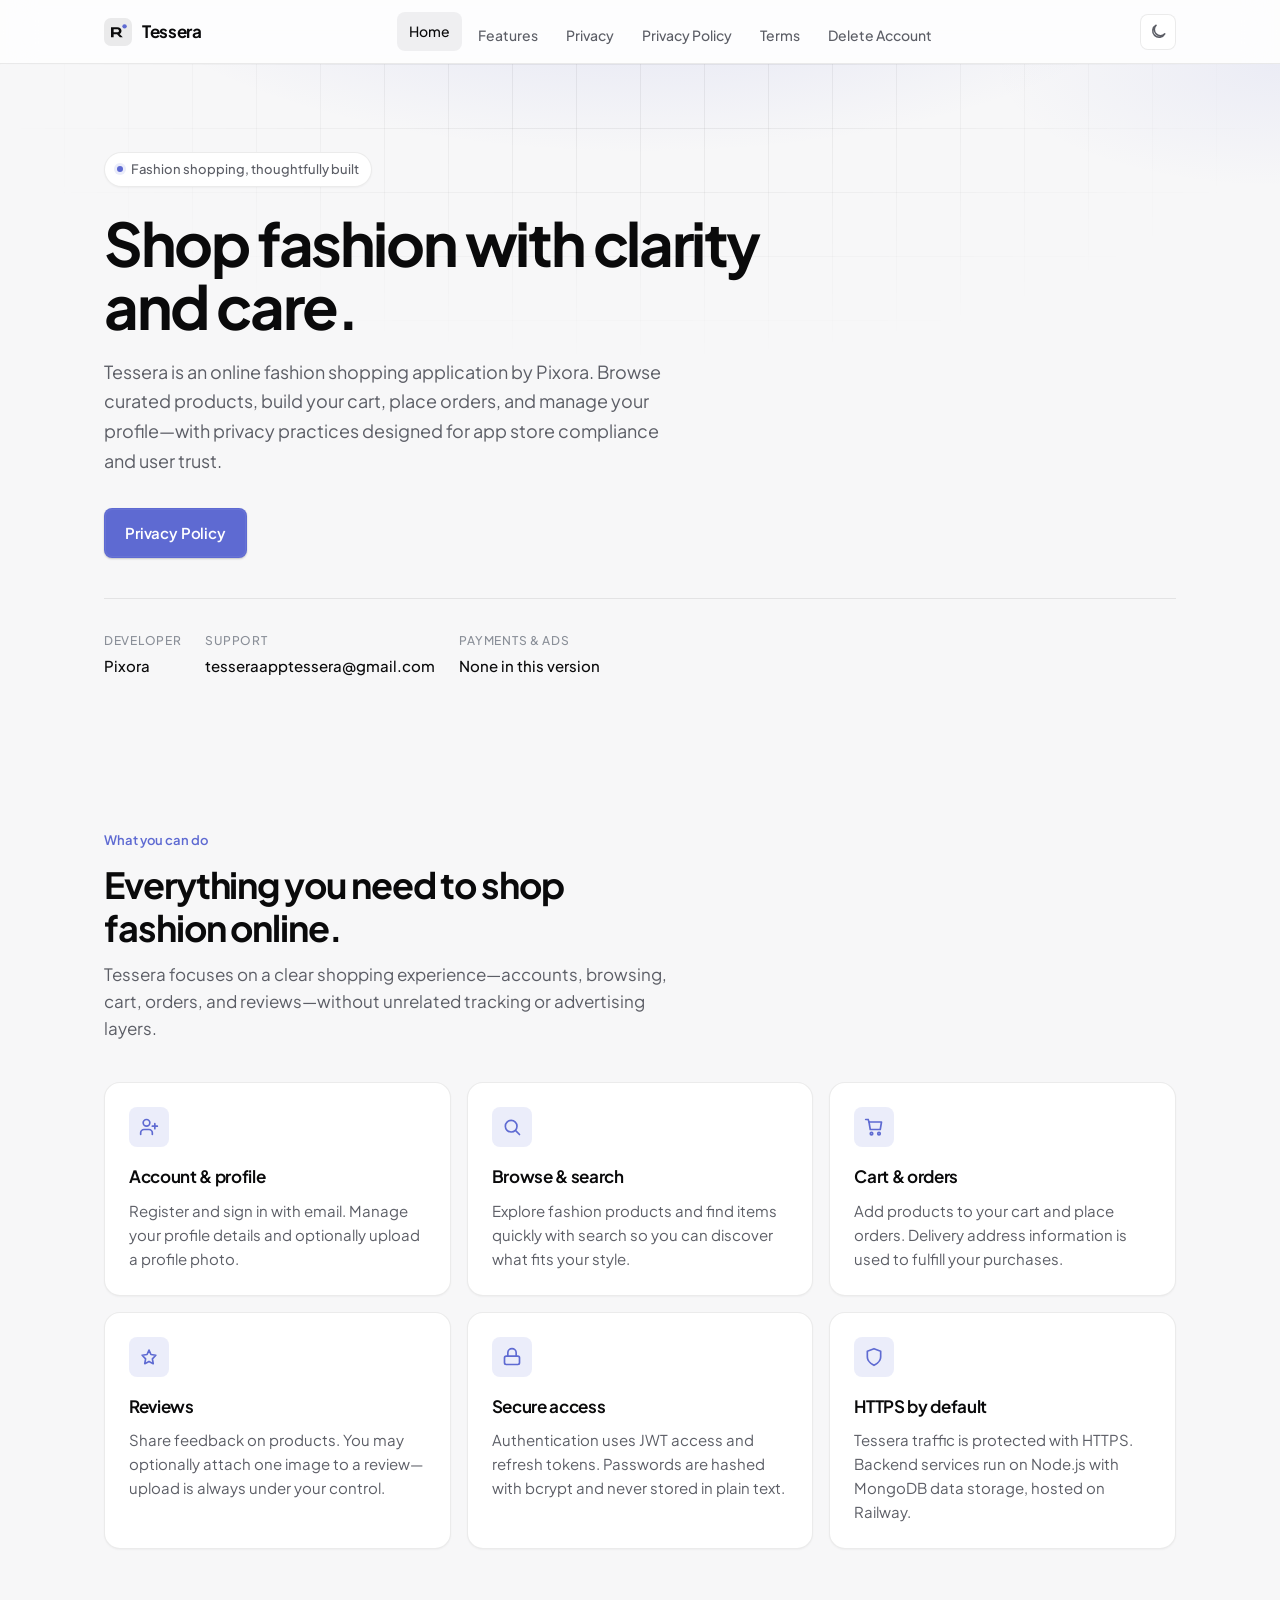
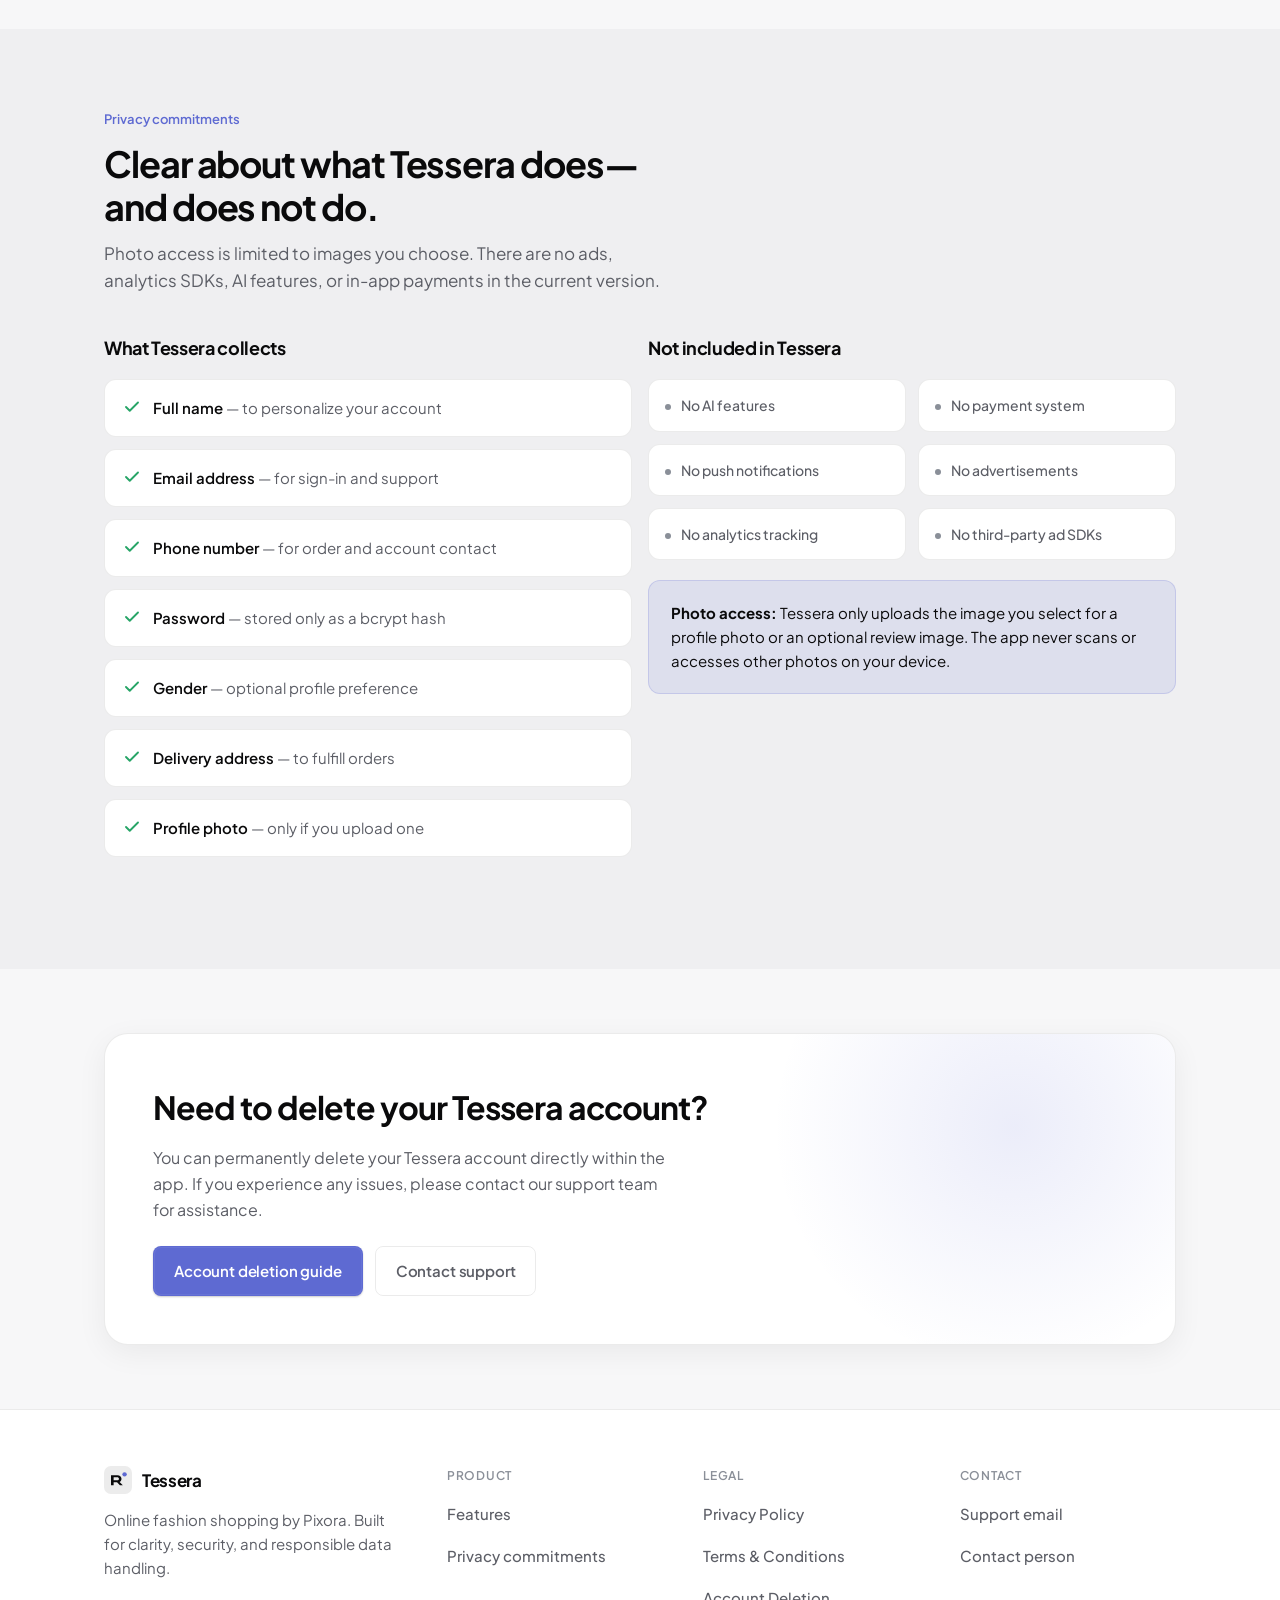
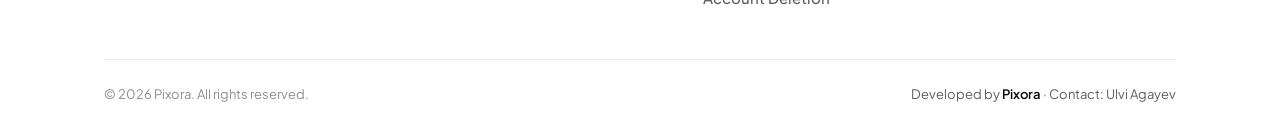
<file: index.html>
<!DOCTYPE html>
<html lang="en" data-theme="dark">
  <head>
    <meta charset="UTF-8" />
    <meta name="viewport" content="width=device-width, initial-scale=1.0" />
    <title>Tessera — Online Fashion Shopping by Pixora</title>
    <meta
      name="description"
      content="Tessera is an online fashion shopping app by Pixora. Browse products, manage your cart and orders, and shop with transparent privacy practices."
    />
    <meta name="author" content="Pixora" />
    <meta name="robots" content="index, follow" />
    <meta name="theme-color" content="#0A0A0B" />
    <link rel="canonical" href="https://tessera.app/" />

    <!-- Open Graph -->
    <meta property="og:type" content="website" />
    <meta property="og:site_name" content="Tessera" />
    <meta property="og:title" content="Tessera — Online Fashion Shopping" />
    <meta
      property="og:description"
      content="Discover fashion products, place orders, and manage your profile with Tessera by Pixora."
    />
    <meta property="og:url" content="https://tessera.app/" />
    <meta property="og:image" content="https://tessera.app/favicon.svg" />
    <meta property="og:locale" content="en_US" />

    <!-- Twitter -->
    <meta name="twitter:card" content="summary" />
    <meta name="twitter:title" content="Tessera — Online Fashion Shopping" />
    <meta
      name="twitter:description"
      content="Discover fashion products, place orders, and manage your profile with Tessera by Pixora."
    />

    <link rel="icon" href="favicon.svg" type="image/svg+xml" />
    <link rel="apple-touch-icon" href="favicon.svg" />

    <link rel="preconnect" href="https://fonts.googleapis.com" />
    <link rel="preconnect" href="https://fonts.gstatic.com" crossorigin />
    <link
      href="https://fonts.googleapis.com/css2?family=JetBrains+Mono:wght@500&family=Plus+Jakarta+Sans:wght@400;500;600;700&display=swap"
      rel="stylesheet"
    />
    <link rel="stylesheet" href="styles.css" />

    <script>
      (function () {
        try {
          var t = localStorage.getItem("tessera-theme");
          if (t === "light" || t === "dark") {
            document.documentElement.setAttribute("data-theme", t);
          } else if (window.matchMedia("(prefers-color-scheme: light)").matches) {
            document.documentElement.setAttribute("data-theme", "light");
          }
        } catch (e) {}
      })();
    </script>
  </head>
  <body>
    <a class="skip-link" href="#main">Skip to content</a>

    <header class="nav" id="site-nav">
      <div class="nav__inner">
        <a class="nav__brand" href="index.html" aria-label="Tessera home">
          <svg class="nav__logo" viewBox="0 0 32 32" fill="none" aria-hidden="true">
            <rect width="32" height="32" rx="8" fill="currentColor" opacity="0.08" />
            <path
              d="M8 10.5h7.2c2.9 0 4.8 1.7 4.8 4.2 0 1.7-.8 3-2.2 3.7L21.5 22h-3.3l-3.3-3.4H11V22H8V10.5zm3 5.9h3.9c1.4 0 2.2-.7 2.2-1.8s-.8-1.8-2.2-1.8H11v3.6z"
              fill="currentColor"
            />
            <circle cx="23.5" cy="9.5" r="2.5" fill="var(--accent)" />
          </svg>
          Tessera
        </a>

        <nav aria-label="Primary">
          <ul class="nav__links" id="nav-links">
            <li><a href="index.html" aria-current="page">Home</a></li>
            <li><a href="index.html#features">Features</a></li>
            <li><a href="index.html#privacy">Privacy</a></li>
            <li><a href="privacy-policy.html">Privacy Policy</a></li>
            <li><a href="terms.html">Terms</a></li>
            <li><a href="account-deletion.html">Delete Account</a></li>
          </ul>
        </nav>

        <div class="nav__actions">
          <button type="button" class="theme-toggle" id="theme-toggle" aria-label="Toggle theme">
            <svg class="icon-moon" viewBox="0 0 24 24" fill="none" stroke="currentColor" stroke-width="2" aria-hidden="true">
              <path d="M21 14.5A8.5 8.5 0 1 1 9.5 3a7 7 0 0 0 11.5 11.5z" stroke-linecap="round" stroke-linejoin="round" />
            </svg>
            <svg class="icon-sun" viewBox="0 0 24 24" fill="none" stroke="currentColor" stroke-width="2" aria-hidden="true">
              <circle cx="12" cy="12" r="4" />
              <path d="M12 2v2M12 20v2M4.93 4.93l1.41 1.41M17.66 17.66l1.41 1.41M2 12h2M20 12h2M4.93 19.07l1.41-1.41M17.66 6.34l1.41-1.41" stroke-linecap="round" />
            </svg>
          </button>
          <button type="button" class="nav__menu-btn" id="menu-toggle" aria-label="Open menu" aria-expanded="false" aria-controls="nav-links">
            <svg viewBox="0 0 24 24" fill="none" stroke="currentColor" stroke-width="2" aria-hidden="true">
              <path d="M4 7h16M4 12h16M4 17h16" stroke-linecap="round" />
            </svg>
          </button>
        </div>
      </div>
    </header>

    <main id="main">
      <section class="hero">
        <div class="hero__inner fade-in">
          <div class="hero__badge">
            <span class="hero__badge-dot" aria-hidden="true"></span>
            Fashion shopping, thoughtfully built
          </div>
          <h1>Shop fashion with clarity and care.</h1>
          <p class="hero__lead">
            Tessera is an online fashion shopping application by Pixora. Browse curated products,
            build your cart, place orders, and manage your profile—with privacy practices designed
            for app store compliance and user trust.
          </p>
          <div class="btn-group">
            <a class="btn btn--primary" href="privacy-policy.html">Privacy Policy</a>
            <!-- <a class="btn btn--secondary" href="account-deletion.html">Request account deletion</a> -->
          </div>
          <div class="hero__meta">
            <div class="hero__meta-item">
              <span class="hero__meta-label">Developer</span>
              <span class="hero__meta-value">Pixora</span>
            </div>
            <div class="hero__meta-item">
              <span class="hero__meta-label">Support</span>
              <span class="hero__meta-value">tesseraapptessera@gmail.com</span>
            </div>
            <div class="hero__meta-item">
              <span class="hero__meta-label">Payments &amp; ads</span>
              <span class="hero__meta-value">None in this version</span>
            </div>
          </div>
        </div>
      </section>

      <section class="section" id="features">
        <div class="container">
          <div class="section__header reveal">
            <p class="section__eyebrow">What you can do</p>
            <h2>Everything you need to shop fashion online.</h2>
            <p class="section__lead">
              Tessera focuses on a clear shopping experience—accounts, browsing, cart, orders, and
              reviews—without unrelated tracking or advertising layers.
            </p>
          </div>

          <div class="grid grid--3">
            <article class="card reveal">
              <div class="card__icon" aria-hidden="true">
                <svg viewBox="0 0 24 24" fill="none" stroke="currentColor" stroke-width="2">
                  <path d="M16 21v-2a4 4 0 0 0-4-4H6a4 4 0 0 0-4 4v2" stroke-linecap="round" />
                  <circle cx="9" cy="7" r="4" />
                  <path d="M19 8v6M22 11h-6" stroke-linecap="round" />
                </svg>
              </div>
              <h3>Account &amp; profile</h3>
              <p>
                Register and sign in with email. Manage your profile details and optionally upload a
                profile photo.
              </p>
            </article>

            <article class="card reveal reveal-delay-1">
              <div class="card__icon" aria-hidden="true">
                <svg viewBox="0 0 24 24" fill="none" stroke="currentColor" stroke-width="2">
                  <circle cx="11" cy="11" r="7" />
                  <path d="M21 21l-4.3-4.3" stroke-linecap="round" />
                </svg>
              </div>
              <h3>Browse &amp; search</h3>
              <p>
                Explore fashion products and find items quickly with search so you can discover what
                fits your style.
              </p>
            </article>

            <article class="card reveal reveal-delay-2">
              <div class="card__icon" aria-hidden="true">
                <svg viewBox="0 0 24 24" fill="none" stroke="currentColor" stroke-width="2">
                  <path d="M6 6h15l-1.5 9h-12z" stroke-linejoin="round" />
                  <circle cx="9" cy="20" r="1.5" />
                  <circle cx="18" cy="20" r="1.5" />
                  <path d="M6 6L5 3H2" stroke-linecap="round" />
                </svg>
              </div>
              <h3>Cart &amp; orders</h3>
              <p>
                Add products to your cart and place orders. Delivery address information is used to
                fulfill your purchases.
              </p>
            </article>

            <article class="card reveal">
              <div class="card__icon" aria-hidden="true">
                <svg viewBox="0 0 24 24" fill="none" stroke="currentColor" stroke-width="2">
                  <path d="M12 17.3l-5.09 2.67 1-5.81L3.8 9.86l5.84-.85L12 3.7l2.36 5.31 5.84.85-4.11 4.3 1 5.81z" stroke-linejoin="round" />
                </svg>
              </div>
              <h3>Reviews</h3>
              <p>
                Share feedback on products. You may optionally attach one image to a review—upload is
                always under your control.
              </p>
            </article>

            <article class="card reveal reveal-delay-1">
              <div class="card__icon" aria-hidden="true">
                <svg viewBox="0 0 24 24" fill="none" stroke="currentColor" stroke-width="2">
                  <rect x="3" y="11" width="18" height="10" rx="2" />
                  <path d="M7 11V7a5 5 0 0 1 10 0v4" stroke-linecap="round" />
                </svg>
              </div>
              <h3>Secure access</h3>
              <p>
                Authentication uses JWT access and refresh tokens. Passwords are hashed with bcrypt
                and never stored in plain text.
              </p>
            </article>

            <article class="card reveal reveal-delay-2">
              <div class="card__icon" aria-hidden="true">
                <svg viewBox="0 0 24 24" fill="none" stroke="currentColor" stroke-width="2">
                  <path d="M12 22s8-4 8-10V5l-8-3-8 3v7c0 6 8 10 8 10z" stroke-linejoin="round" />
                </svg>
              </div>
              <h3>HTTPS by default</h3>
              <p>
                Tessera traffic is protected with HTTPS. Backend services run on Node.js with MongoDB
                data storage, hosted on Railway.
              </p>
            </article>
          </div>
        </div>
      </section>

      <section class="section section--muted" id="privacy">
        <div class="container">
          <div class="section__header reveal">
            <p class="section__eyebrow">Privacy commitments</p>
            <h2>Clear about what Tessera does—and does not do.</h2>
            <p class="section__lead">
              Photo access is limited to images you choose. There are no ads, analytics SDKs, AI
              features, or in-app payments in the current version.
            </p>
          </div>

          <div class="grid grid--2" style="margin-bottom: 2rem">
            <div class="reveal">
              <h3 style="font-size: 1.125rem; letter-spacing: -0.02em; margin-bottom: 1rem">
                What Tessera collects
              </h3>
              <ul class="feature-list">
                <li>
                  <svg viewBox="0 0 24 24" fill="none" stroke="currentColor" stroke-width="2.5" aria-hidden="true"><path d="M20 6L9 17l-5-5" stroke-linecap="round" stroke-linejoin="round" /></svg>
                  <span><strong>Full name</strong> — to personalize your account</span>
                </li>
                <li>
                  <svg viewBox="0 0 24 24" fill="none" stroke="currentColor" stroke-width="2.5" aria-hidden="true"><path d="M20 6L9 17l-5-5" stroke-linecap="round" stroke-linejoin="round" /></svg>
                  <span><strong>Email address</strong> — for sign-in and support</span>
                </li>
                <li>
                  <svg viewBox="0 0 24 24" fill="none" stroke="currentColor" stroke-width="2.5" aria-hidden="true"><path d="M20 6L9 17l-5-5" stroke-linecap="round" stroke-linejoin="round" /></svg>
                  <span><strong>Phone number</strong> — for order and account contact</span>
                </li>
                <li>
                  <svg viewBox="0 0 24 24" fill="none" stroke="currentColor" stroke-width="2.5" aria-hidden="true"><path d="M20 6L9 17l-5-5" stroke-linecap="round" stroke-linejoin="round" /></svg>
                  <span><strong>Password</strong> — stored only as a bcrypt hash</span>
                </li>
                <li>
                  <svg viewBox="0 0 24 24" fill="none" stroke="currentColor" stroke-width="2.5" aria-hidden="true"><path d="M20 6L9 17l-5-5" stroke-linecap="round" stroke-linejoin="round" /></svg>
                  <span><strong>Gender</strong> — optional profile preference</span>
                </li>
                <li>
                  <svg viewBox="0 0 24 24" fill="none" stroke="currentColor" stroke-width="2.5" aria-hidden="true"><path d="M20 6L9 17l-5-5" stroke-linecap="round" stroke-linejoin="round" /></svg>
                  <span><strong>Delivery address</strong> — to fulfill orders</span>
                </li>
                <li>
                  <svg viewBox="0 0 24 24" fill="none" stroke="currentColor" stroke-width="2.5" aria-hidden="true"><path d="M20 6L9 17l-5-5" stroke-linecap="round" stroke-linejoin="round" /></svg>
                  <span><strong>Profile photo</strong> — only if you upload one</span>
                </li>
              </ul>
            </div>

            <div class="reveal reveal-delay-1">
              <h3 style="font-size: 1.125rem; letter-spacing: -0.02em; margin-bottom: 1rem">
                Not included in Tessera
              </h3>
              <ul class="absent-list">
                <li>No AI features</li>
                <li>No payment system</li>
                <li>No push notifications</li>
                <li>No advertisements</li>
                <li>No analytics tracking</li>
                <li>No third-party ad SDKs</li>
              </ul>
              <div class="callout" style="margin-top: 1.25rem">
                <p>
                  <strong>Photo access:</strong> Tessera only uploads the image you select for a
                  profile photo or an optional review image. The app never scans or accesses other
                  photos on your device.
                </p>
              </div>
            </div>
          </div>
        </div>
      </section>
<section class="cta">
  <div class="container">
    <div class="cta__panel reveal">
      <h2>Need to delete your Tessera account?</h2>
      <p>
        You can permanently delete your Tessera account directly within the app.
        If you experience any issues, please contact our support team for assistance.
      </p>
      <div class="btn-group">
        <a class="btn btn--primary" href="account-deletion.html">Account deletion guide</a>
        <a class="btn btn--ghost" href="mailto:tesseraapptessera@gmail.com">Contact support</a>
      </div>
    </div>
  </div>
</section>
    </main>

    <footer class="footer">
      <div class="container">
        <div class="footer__grid">
          <div>
            <a class="footer__brand" href="index.html">
              <svg width="28" height="28" viewBox="0 0 32 32" fill="none" aria-hidden="true">
                <rect width="32" height="32" rx="8" fill="currentColor" opacity="0.08" />
                <path d="M8 10.5h7.2c2.9 0 4.8 1.7 4.8 4.2 0 1.7-.8 3-2.2 3.7L21.5 22h-3.3l-3.3-3.4H11V22H8V10.5zm3 5.9h3.9c1.4 0 2.2-.7 2.2-1.8s-.8-1.8-2.2-1.8H11v3.6z" fill="currentColor" />
                <circle cx="23.5" cy="9.5" r="2.5" fill="var(--accent)" />
              </svg>
              Tessera
            </a>
            <p class="footer__tagline">
              Online fashion shopping by Pixora. Built for clarity, security, and responsible data
              handling.
            </p>
          </div>
          <div class="footer__col">
            <h3>Product</h3>
            <ul>
              <li><a href="index.html#features">Features</a></li>
              <li><a href="index.html#privacy">Privacy commitments</a></li>
            </ul>
          </div>
          <div class="footer__col">
            <h3>Legal</h3>
            <ul>
              <li><a href="privacy-policy.html">Privacy Policy</a></li>
              <li><a href="terms.html">Terms &amp; Conditions</a></li>
              <li><a href="account-deletion.html">Account Deletion</a></li>
            </ul>
          </div>
          <div class="footer__col">
            <h3>Contact</h3>
            <ul>
              <li><a href="mailto:tesseraapptessera@gmail.com">Support email</a></li>
              <li><a href="mailto:ulviagayev2107@gmail.com">Contact person</a></li>
            </ul>
          </div>
        </div>
        <div class="footer__bottom">
          <p>&copy; <span data-year></span> Pixora. All rights reserved.</p>
          <p class="footer__dev">Developed by <strong>Pixora</strong> · Contact: Ulvi Agayev</p>
        </div>
      </div>
    </footer>

    <script src="script.js" defer></script>
  </body>
</html>
</file>
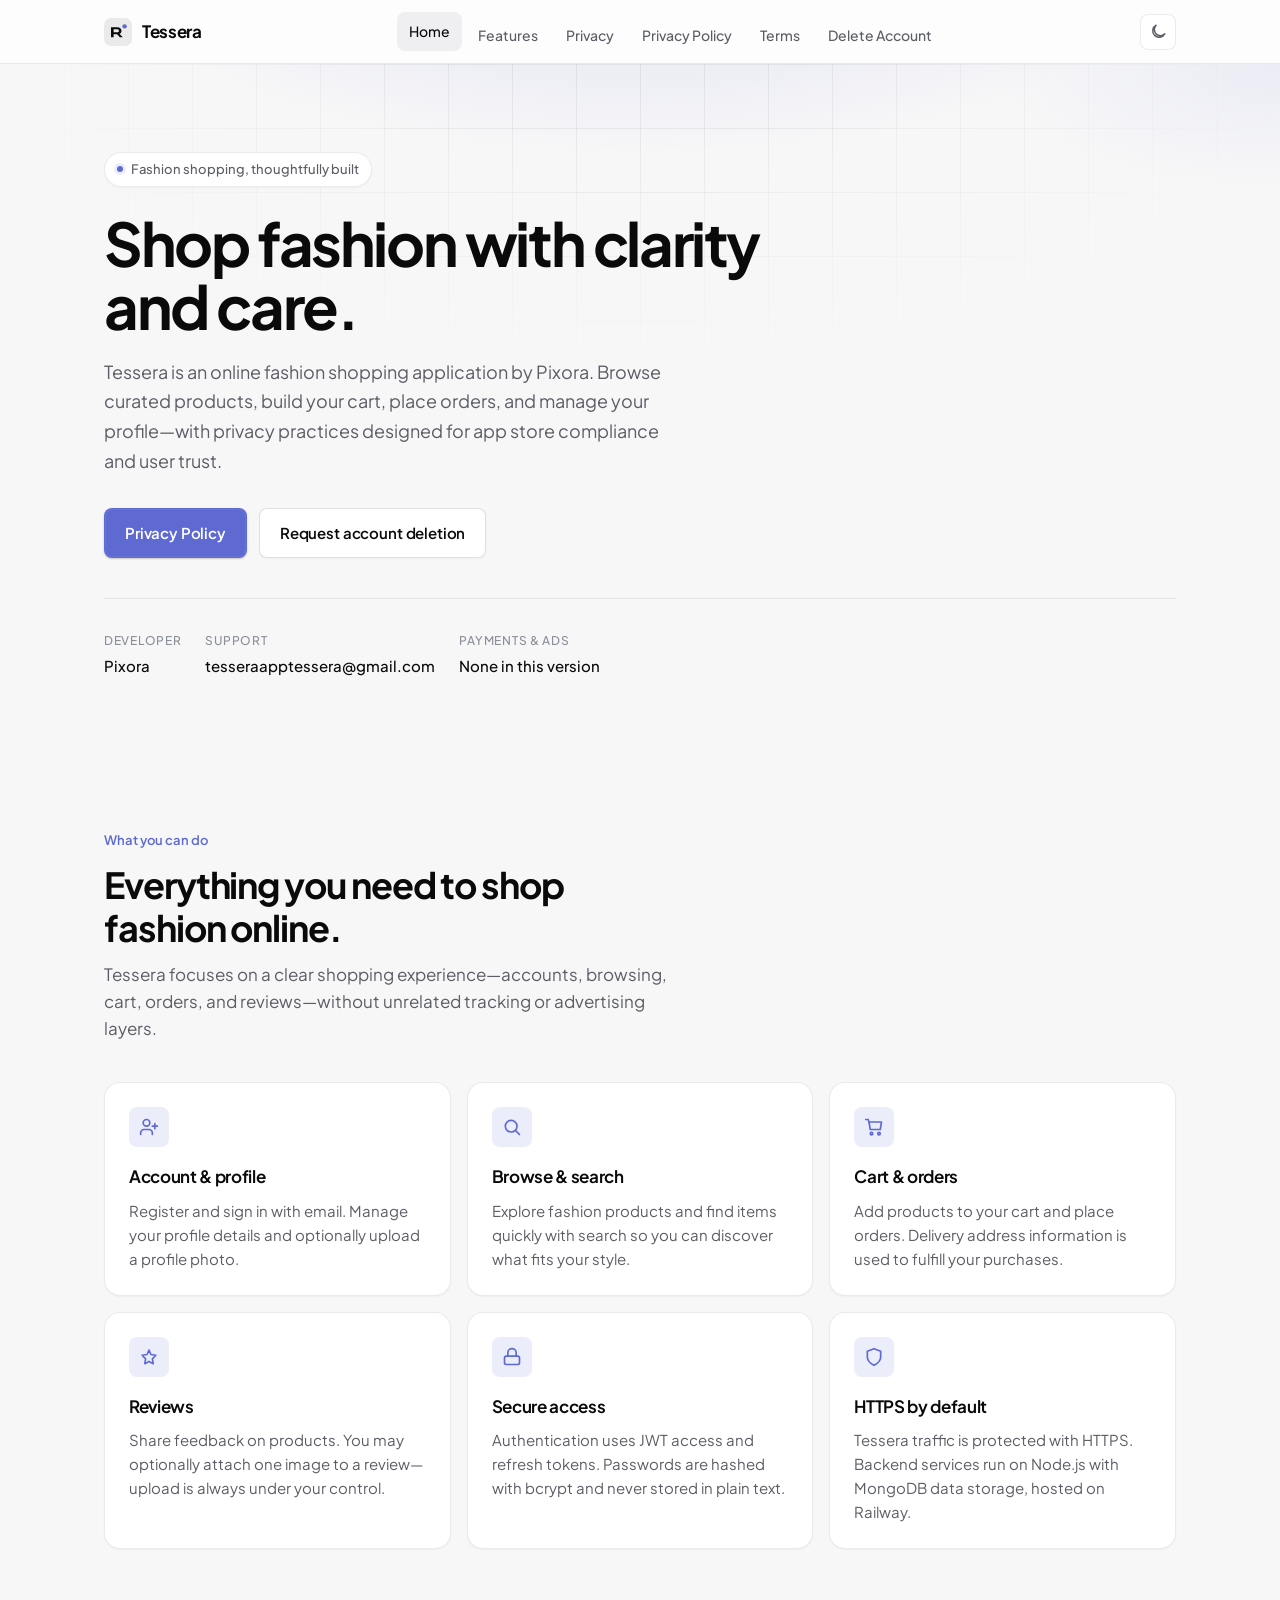
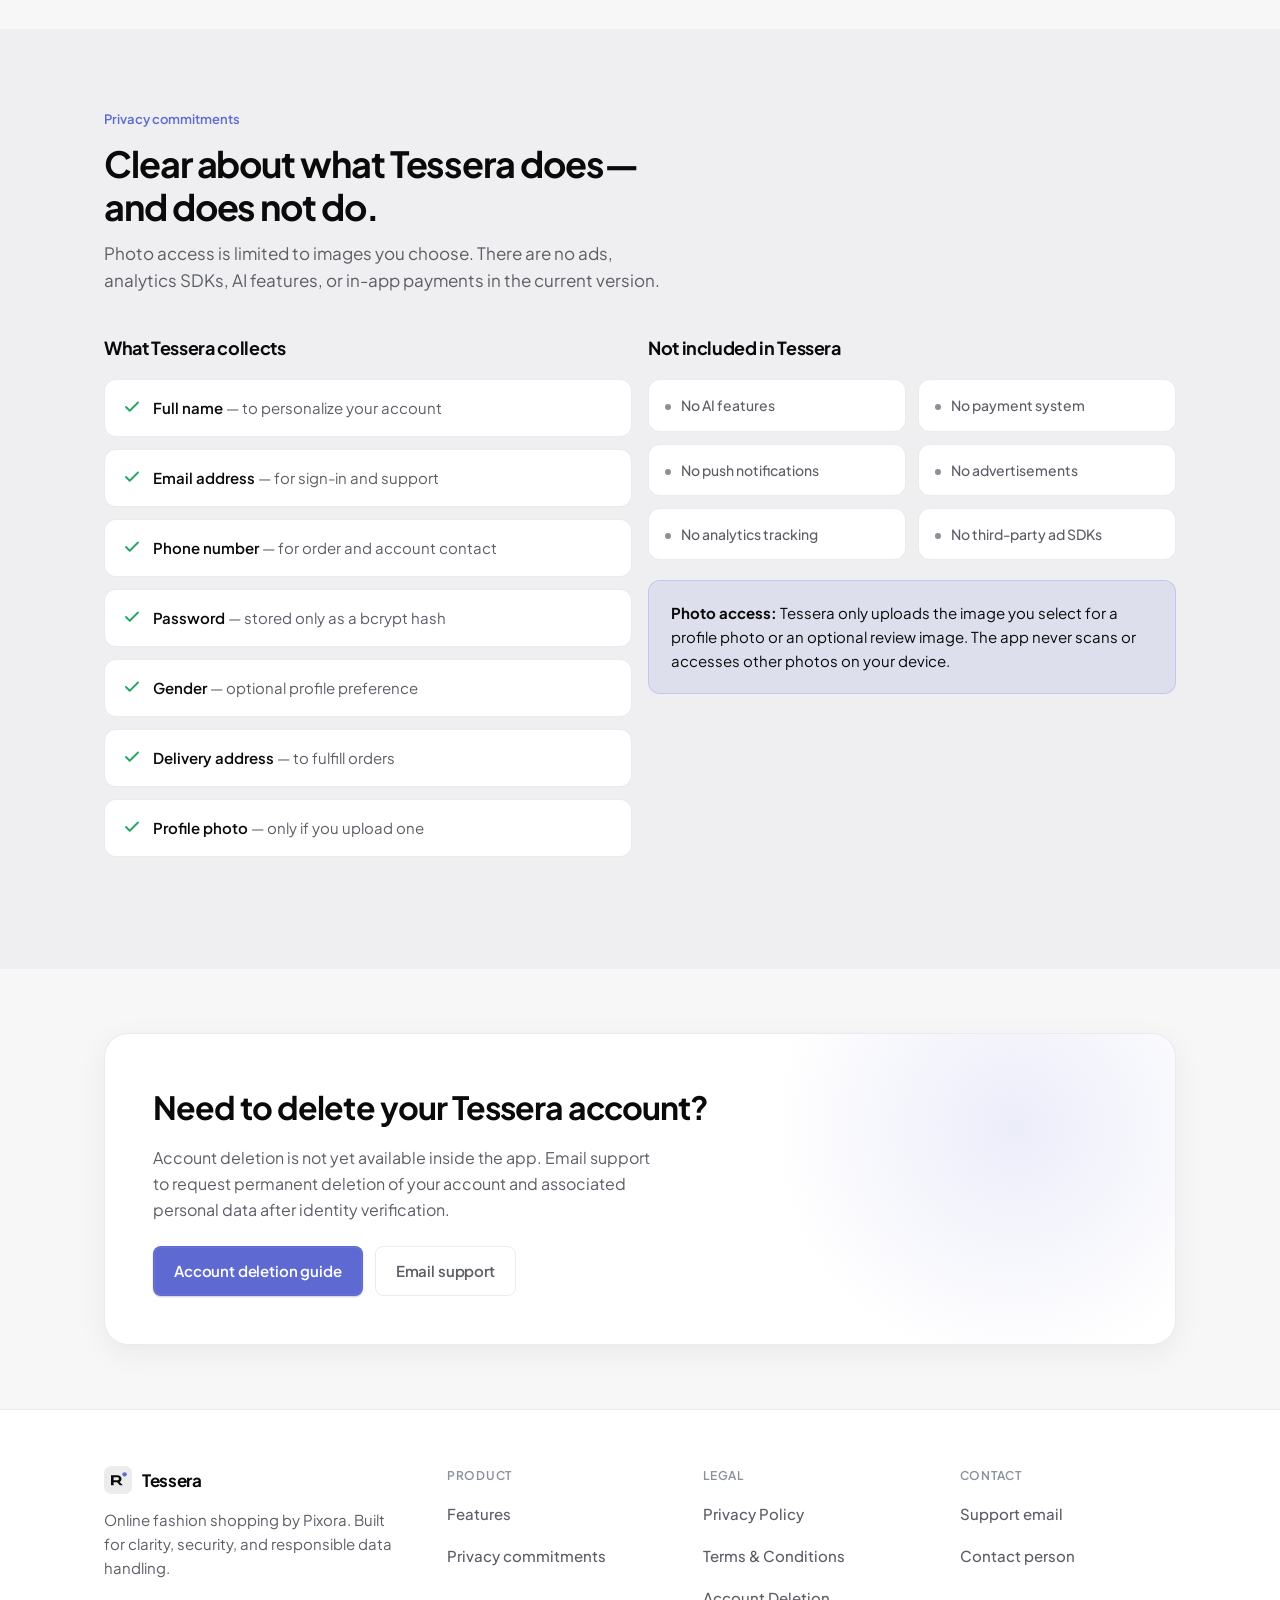
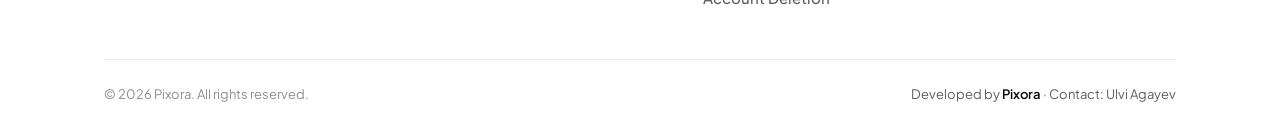
<file: privacy-policy/index.html>
<!DOCTYPE html>
<html lang="en" data-theme="dark">
  <head>
    <meta charset="UTF-8" />
    <meta name="viewport" content="width=device-width, initial-scale=1.0" />
    <title>Tessera — Online Fashion Shopping by Pixora</title>
    <meta
      name="description"
      content="Tessera is an online fashion shopping app by Pixora. Browse products, manage your cart and orders, and shop with transparent privacy practices."
    />
    <meta name="author" content="Pixora" />
    <meta name="robots" content="index, follow" />
    <meta name="theme-color" content="#0A0A0B" />
    <link rel="canonical" href="https://tessera.app/" />

    <!-- Open Graph -->
    <meta property="og:type" content="website" />
    <meta property="og:site_name" content="Tessera" />
    <meta property="og:title" content="Tessera — Online Fashion Shopping" />
    <meta
      property="og:description"
      content="Discover fashion products, place orders, and manage your profile with Tessera by Pixora."
    />
    <meta property="og:url" content="https://tessera.app/" />
    <meta property="og:image" content="https://tessera.app/favicon.svg" />
    <meta property="og:locale" content="en_US" />

    <!-- Twitter -->
    <meta name="twitter:card" content="summary" />
    <meta name="twitter:title" content="Tessera — Online Fashion Shopping" />
    <meta
      name="twitter:description"
      content="Discover fashion products, place orders, and manage your profile with Tessera by Pixora."
    />

    <link rel="icon" href="favicon.svg" type="image/svg+xml" />
    <link rel="apple-touch-icon" href="favicon.svg" />

    <link rel="preconnect" href="https://fonts.googleapis.com" />
    <link rel="preconnect" href="https://fonts.gstatic.com" crossorigin />
    <link
      href="https://fonts.googleapis.com/css2?family=JetBrains+Mono:wght@500&family=Plus+Jakarta+Sans:wght@400;500;600;700&display=swap"
      rel="stylesheet"
    />
    <link rel="stylesheet" href="styles.css" />

    <script>
      (function () {
        try {
          var t = localStorage.getItem("tessera-theme");
          if (t === "light" || t === "dark") {
            document.documentElement.setAttribute("data-theme", t);
          } else if (window.matchMedia("(prefers-color-scheme: light)").matches) {
            document.documentElement.setAttribute("data-theme", "light");
          }
        } catch (e) {}
      })();
    </script>
  </head>
  <body>
    <a class="skip-link" href="#main">Skip to content</a>

    <header class="nav" id="site-nav">
      <div class="nav__inner">
        <a class="nav__brand" href="index.html" aria-label="Tessera home">
          <svg class="nav__logo" viewBox="0 0 32 32" fill="none" aria-hidden="true">
            <rect width="32" height="32" rx="8" fill="currentColor" opacity="0.08" />
            <path
              d="M8 10.5h7.2c2.9 0 4.8 1.7 4.8 4.2 0 1.7-.8 3-2.2 3.7L21.5 22h-3.3l-3.3-3.4H11V22H8V10.5zm3 5.9h3.9c1.4 0 2.2-.7 2.2-1.8s-.8-1.8-2.2-1.8H11v3.6z"
              fill="currentColor"
            />
            <circle cx="23.5" cy="9.5" r="2.5" fill="var(--accent)" />
          </svg>
          Tessera
        </a>

        <nav aria-label="Primary">
          <ul class="nav__links" id="nav-links">
            <li><a href="index.html" aria-current="page">Home</a></li>
            <li><a href="index.html#features">Features</a></li>
            <li><a href="index.html#privacy">Privacy</a></li>
            <li><a href="privacy-policy.html">Privacy Policy</a></li>
            <li><a href="terms.html">Terms</a></li>
            <li><a href="account-deletion.html">Delete Account</a></li>
          </ul>
        </nav>

        <div class="nav__actions">
          <button type="button" class="theme-toggle" id="theme-toggle" aria-label="Toggle theme">
            <svg class="icon-moon" viewBox="0 0 24 24" fill="none" stroke="currentColor" stroke-width="2" aria-hidden="true">
              <path d="M21 14.5A8.5 8.5 0 1 1 9.5 3a7 7 0 0 0 11.5 11.5z" stroke-linecap="round" stroke-linejoin="round" />
            </svg>
            <svg class="icon-sun" viewBox="0 0 24 24" fill="none" stroke="currentColor" stroke-width="2" aria-hidden="true">
              <circle cx="12" cy="12" r="4" />
              <path d="M12 2v2M12 20v2M4.93 4.93l1.41 1.41M17.66 17.66l1.41 1.41M2 12h2M20 12h2M4.93 19.07l1.41-1.41M17.66 6.34l1.41-1.41" stroke-linecap="round" />
            </svg>
          </button>
          <button type="button" class="nav__menu-btn" id="menu-toggle" aria-label="Open menu" aria-expanded="false" aria-controls="nav-links">
            <svg viewBox="0 0 24 24" fill="none" stroke="currentColor" stroke-width="2" aria-hidden="true">
              <path d="M4 7h16M4 12h16M4 17h16" stroke-linecap="round" />
            </svg>
          </button>
        </div>
      </div>
    </header>

    <main id="main">
      <section class="hero">
        <div class="hero__inner fade-in">
          <div class="hero__badge">
            <span class="hero__badge-dot" aria-hidden="true"></span>
            Fashion shopping, thoughtfully built
          </div>
          <h1>Shop fashion with clarity and care.</h1>
          <p class="hero__lead">
            Tessera is an online fashion shopping application by Pixora. Browse curated products,
            build your cart, place orders, and manage your profile—with privacy practices designed
            for app store compliance and user trust.
          </p>
          <div class="btn-group">
            <a class="btn btn--primary" href="privacy-policy.html">Privacy Policy</a>
            <a class="btn btn--secondary" href="account-deletion.html">Request account deletion</a>
          </div>
          <div class="hero__meta">
            <div class="hero__meta-item">
              <span class="hero__meta-label">Developer</span>
              <span class="hero__meta-value">Pixora</span>
            </div>
            <div class="hero__meta-item">
              <span class="hero__meta-label">Support</span>
              <span class="hero__meta-value">tesseraapptessera@gmail.com</span>
            </div>
            <div class="hero__meta-item">
              <span class="hero__meta-label">Payments &amp; ads</span>
              <span class="hero__meta-value">None in this version</span>
            </div>
          </div>
        </div>
      </section>

      <section class="section" id="features">
        <div class="container">
          <div class="section__header reveal">
            <p class="section__eyebrow">What you can do</p>
            <h2>Everything you need to shop fashion online.</h2>
            <p class="section__lead">
              Tessera focuses on a clear shopping experience—accounts, browsing, cart, orders, and
              reviews—without unrelated tracking or advertising layers.
            </p>
          </div>

          <div class="grid grid--3">
            <article class="card reveal">
              <div class="card__icon" aria-hidden="true">
                <svg viewBox="0 0 24 24" fill="none" stroke="currentColor" stroke-width="2">
                  <path d="M16 21v-2a4 4 0 0 0-4-4H6a4 4 0 0 0-4 4v2" stroke-linecap="round" />
                  <circle cx="9" cy="7" r="4" />
                  <path d="M19 8v6M22 11h-6" stroke-linecap="round" />
                </svg>
              </div>
              <h3>Account &amp; profile</h3>
              <p>
                Register and sign in with email. Manage your profile details and optionally upload a
                profile photo.
              </p>
            </article>

            <article class="card reveal reveal-delay-1">
              <div class="card__icon" aria-hidden="true">
                <svg viewBox="0 0 24 24" fill="none" stroke="currentColor" stroke-width="2">
                  <circle cx="11" cy="11" r="7" />
                  <path d="M21 21l-4.3-4.3" stroke-linecap="round" />
                </svg>
              </div>
              <h3>Browse &amp; search</h3>
              <p>
                Explore fashion products and find items quickly with search so you can discover what
                fits your style.
              </p>
            </article>

            <article class="card reveal reveal-delay-2">
              <div class="card__icon" aria-hidden="true">
                <svg viewBox="0 0 24 24" fill="none" stroke="currentColor" stroke-width="2">
                  <path d="M6 6h15l-1.5 9h-12z" stroke-linejoin="round" />
                  <circle cx="9" cy="20" r="1.5" />
                  <circle cx="18" cy="20" r="1.5" />
                  <path d="M6 6L5 3H2" stroke-linecap="round" />
                </svg>
              </div>
              <h3>Cart &amp; orders</h3>
              <p>
                Add products to your cart and place orders. Delivery address information is used to
                fulfill your purchases.
              </p>
            </article>

            <article class="card reveal">
              <div class="card__icon" aria-hidden="true">
                <svg viewBox="0 0 24 24" fill="none" stroke="currentColor" stroke-width="2">
                  <path d="M12 17.3l-5.09 2.67 1-5.81L3.8 9.86l5.84-.85L12 3.7l2.36 5.31 5.84.85-4.11 4.3 1 5.81z" stroke-linejoin="round" />
                </svg>
              </div>
              <h3>Reviews</h3>
              <p>
                Share feedback on products. You may optionally attach one image to a review—upload is
                always under your control.
              </p>
            </article>

            <article class="card reveal reveal-delay-1">
              <div class="card__icon" aria-hidden="true">
                <svg viewBox="0 0 24 24" fill="none" stroke="currentColor" stroke-width="2">
                  <rect x="3" y="11" width="18" height="10" rx="2" />
                  <path d="M7 11V7a5 5 0 0 1 10 0v4" stroke-linecap="round" />
                </svg>
              </div>
              <h3>Secure access</h3>
              <p>
                Authentication uses JWT access and refresh tokens. Passwords are hashed with bcrypt
                and never stored in plain text.
              </p>
            </article>

            <article class="card reveal reveal-delay-2">
              <div class="card__icon" aria-hidden="true">
                <svg viewBox="0 0 24 24" fill="none" stroke="currentColor" stroke-width="2">
                  <path d="M12 22s8-4 8-10V5l-8-3-8 3v7c0 6 8 10 8 10z" stroke-linejoin="round" />
                </svg>
              </div>
              <h3>HTTPS by default</h3>
              <p>
                Tessera traffic is protected with HTTPS. Backend services run on Node.js with MongoDB
                data storage, hosted on Railway.
              </p>
            </article>
          </div>
        </div>
      </section>

      <section class="section section--muted" id="privacy">
        <div class="container">
          <div class="section__header reveal">
            <p class="section__eyebrow">Privacy commitments</p>
            <h2>Clear about what Tessera does—and does not do.</h2>
            <p class="section__lead">
              Photo access is limited to images you choose. There are no ads, analytics SDKs, AI
              features, or in-app payments in the current version.
            </p>
          </div>

          <div class="grid grid--2" style="margin-bottom: 2rem">
            <div class="reveal">
              <h3 style="font-size: 1.125rem; letter-spacing: -0.02em; margin-bottom: 1rem">
                What Tessera collects
              </h3>
              <ul class="feature-list">
                <li>
                  <svg viewBox="0 0 24 24" fill="none" stroke="currentColor" stroke-width="2.5" aria-hidden="true"><path d="M20 6L9 17l-5-5" stroke-linecap="round" stroke-linejoin="round" /></svg>
                  <span><strong>Full name</strong> — to personalize your account</span>
                </li>
                <li>
                  <svg viewBox="0 0 24 24" fill="none" stroke="currentColor" stroke-width="2.5" aria-hidden="true"><path d="M20 6L9 17l-5-5" stroke-linecap="round" stroke-linejoin="round" /></svg>
                  <span><strong>Email address</strong> — for sign-in and support</span>
                </li>
                <li>
                  <svg viewBox="0 0 24 24" fill="none" stroke="currentColor" stroke-width="2.5" aria-hidden="true"><path d="M20 6L9 17l-5-5" stroke-linecap="round" stroke-linejoin="round" /></svg>
                  <span><strong>Phone number</strong> — for order and account contact</span>
                </li>
                <li>
                  <svg viewBox="0 0 24 24" fill="none" stroke="currentColor" stroke-width="2.5" aria-hidden="true"><path d="M20 6L9 17l-5-5" stroke-linecap="round" stroke-linejoin="round" /></svg>
                  <span><strong>Password</strong> — stored only as a bcrypt hash</span>
                </li>
                <li>
                  <svg viewBox="0 0 24 24" fill="none" stroke="currentColor" stroke-width="2.5" aria-hidden="true"><path d="M20 6L9 17l-5-5" stroke-linecap="round" stroke-linejoin="round" /></svg>
                  <span><strong>Gender</strong> — optional profile preference</span>
                </li>
                <li>
                  <svg viewBox="0 0 24 24" fill="none" stroke="currentColor" stroke-width="2.5" aria-hidden="true"><path d="M20 6L9 17l-5-5" stroke-linecap="round" stroke-linejoin="round" /></svg>
                  <span><strong>Delivery address</strong> — to fulfill orders</span>
                </li>
                <li>
                  <svg viewBox="0 0 24 24" fill="none" stroke="currentColor" stroke-width="2.5" aria-hidden="true"><path d="M20 6L9 17l-5-5" stroke-linecap="round" stroke-linejoin="round" /></svg>
                  <span><strong>Profile photo</strong> — only if you upload one</span>
                </li>
              </ul>
            </div>

            <div class="reveal reveal-delay-1">
              <h3 style="font-size: 1.125rem; letter-spacing: -0.02em; margin-bottom: 1rem">
                Not included in Tessera
              </h3>
              <ul class="absent-list">
                <li>No AI features</li>
                <li>No payment system</li>
                <li>No push notifications</li>
                <li>No advertisements</li>
                <li>No analytics tracking</li>
                <li>No third-party ad SDKs</li>
              </ul>
              <div class="callout" style="margin-top: 1.25rem">
                <p>
                  <strong>Photo access:</strong> Tessera only uploads the image you select for a
                  profile photo or an optional review image. The app never scans or accesses other
                  photos on your device.
                </p>
              </div>
            </div>
          </div>
        </div>
      </section>

      <section class="cta">
        <div class="container">
          <div class="cta__panel reveal">
            <h2>Need to delete your Tessera account?</h2>
            <p>
              Account deletion is not yet available inside the app. Email support to request permanent
              deletion of your account and associated personal data after identity verification.
            </p>
            <div class="btn-group">
              <a class="btn btn--primary" href="account-deletion.html">Account deletion guide</a>
              <a class="btn btn--ghost" href="mailto:tesseraapptessera@gmail.com">Email support</a>
            </div>
          </div>
        </div>
      </section>
    </main>

    <footer class="footer">
      <div class="container">
        <div class="footer__grid">
          <div>
            <a class="footer__brand" href="index.html">
              <svg width="28" height="28" viewBox="0 0 32 32" fill="none" aria-hidden="true">
                <rect width="32" height="32" rx="8" fill="currentColor" opacity="0.08" />
                <path d="M8 10.5h7.2c2.9 0 4.8 1.7 4.8 4.2 0 1.7-.8 3-2.2 3.7L21.5 22h-3.3l-3.3-3.4H11V22H8V10.5zm3 5.9h3.9c1.4 0 2.2-.7 2.2-1.8s-.8-1.8-2.2-1.8H11v3.6z" fill="currentColor" />
                <circle cx="23.5" cy="9.5" r="2.5" fill="var(--accent)" />
              </svg>
              Tessera
            </a>
            <p class="footer__tagline">
              Online fashion shopping by Pixora. Built for clarity, security, and responsible data
              handling.
            </p>
          </div>
          <div class="footer__col">
            <h3>Product</h3>
            <ul>
              <li><a href="index.html#features">Features</a></li>
              <li><a href="index.html#privacy">Privacy commitments</a></li>
            </ul>
          </div>
          <div class="footer__col">
            <h3>Legal</h3>
            <ul>
              <li><a href="privacy-policy.html">Privacy Policy</a></li>
              <li><a href="terms.html">Terms &amp; Conditions</a></li>
              <li><a href="account-deletion.html">Account Deletion</a></li>
            </ul>
          </div>
          <div class="footer__col">
            <h3>Contact</h3>
            <ul>
              <li><a href="mailto:tesseraapptessera@gmail.com">Support email</a></li>
              <li><a href="mailto:ulviagayev2107@gmail.com">Contact person</a></li>
            </ul>
          </div>
        </div>
        <div class="footer__bottom">
          <p>&copy; <span data-year></span> Pixora. All rights reserved.</p>
          <p class="footer__dev">Developed by <strong>Pixora</strong> · Contact: Ulvi Agayev</p>
        </div>
      </div>
    </footer>

    <script src="script.js" defer></script>
  </body>
</html>
</file>
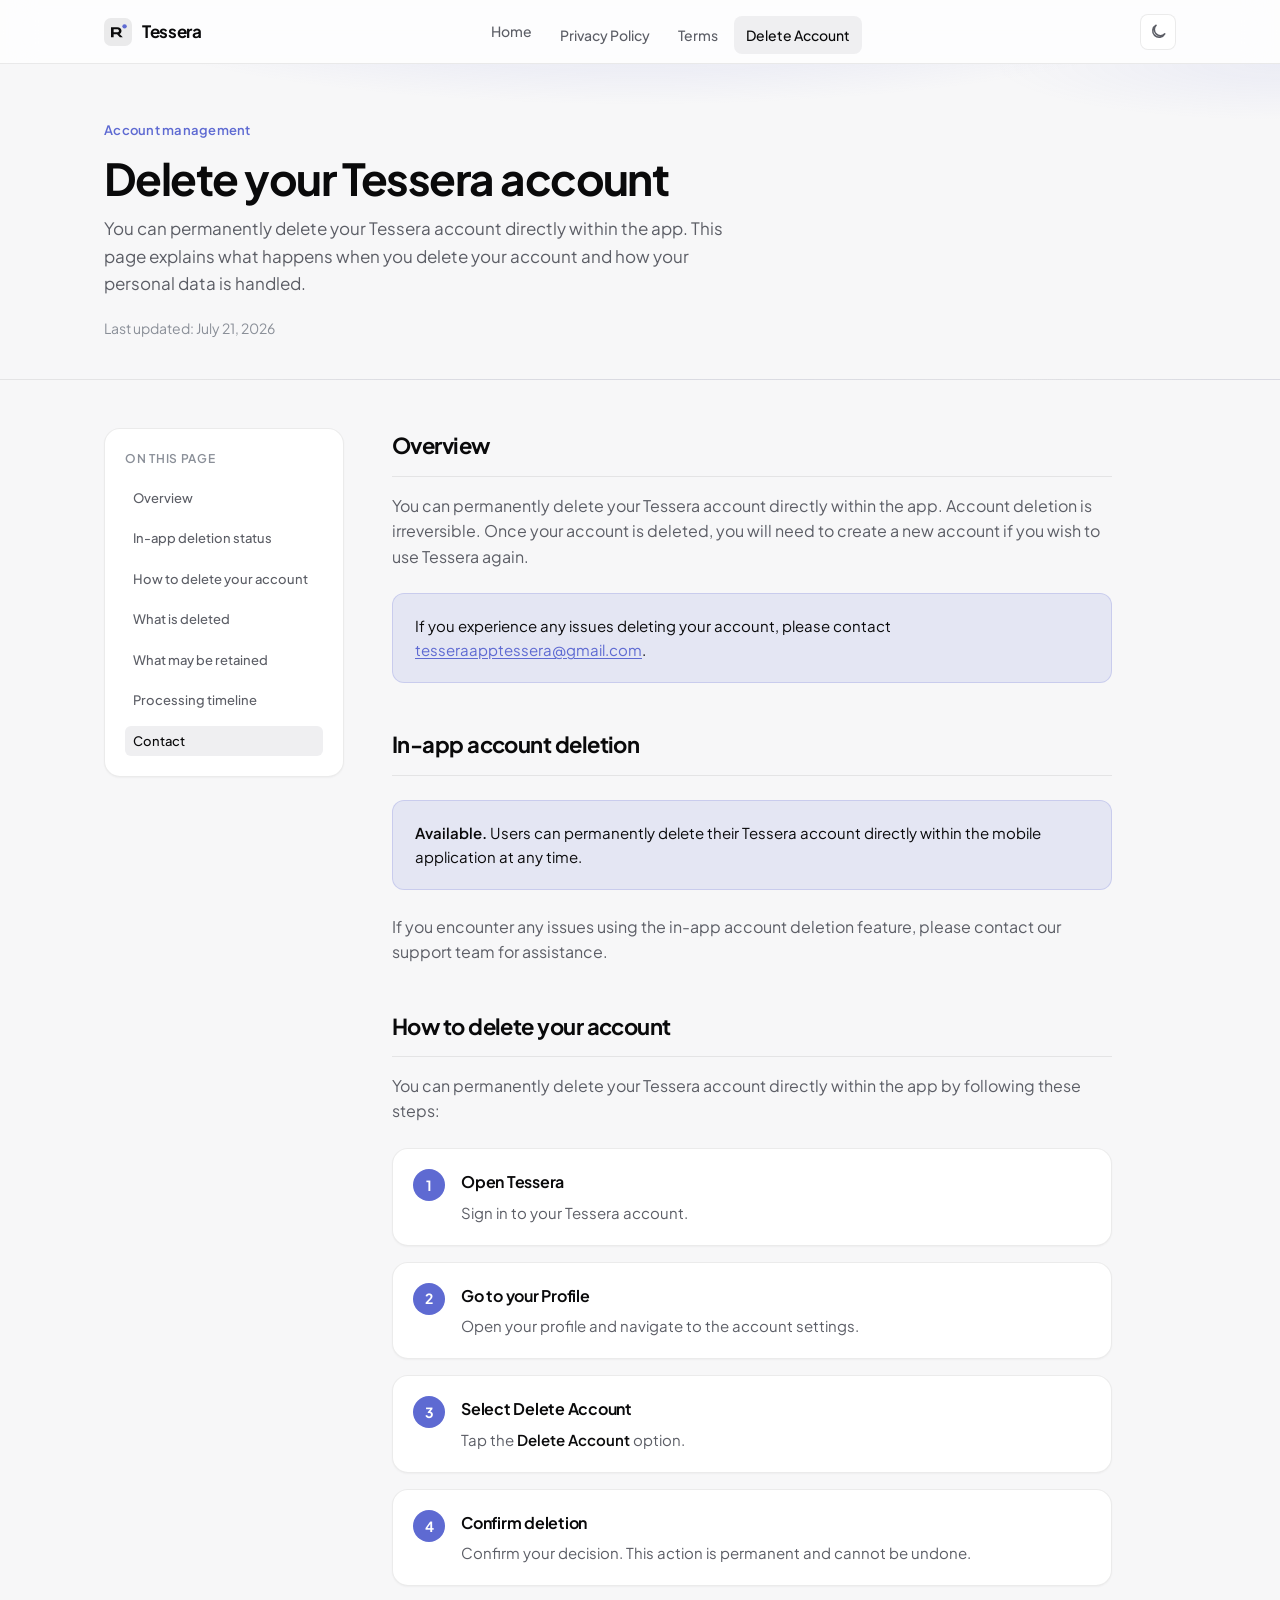
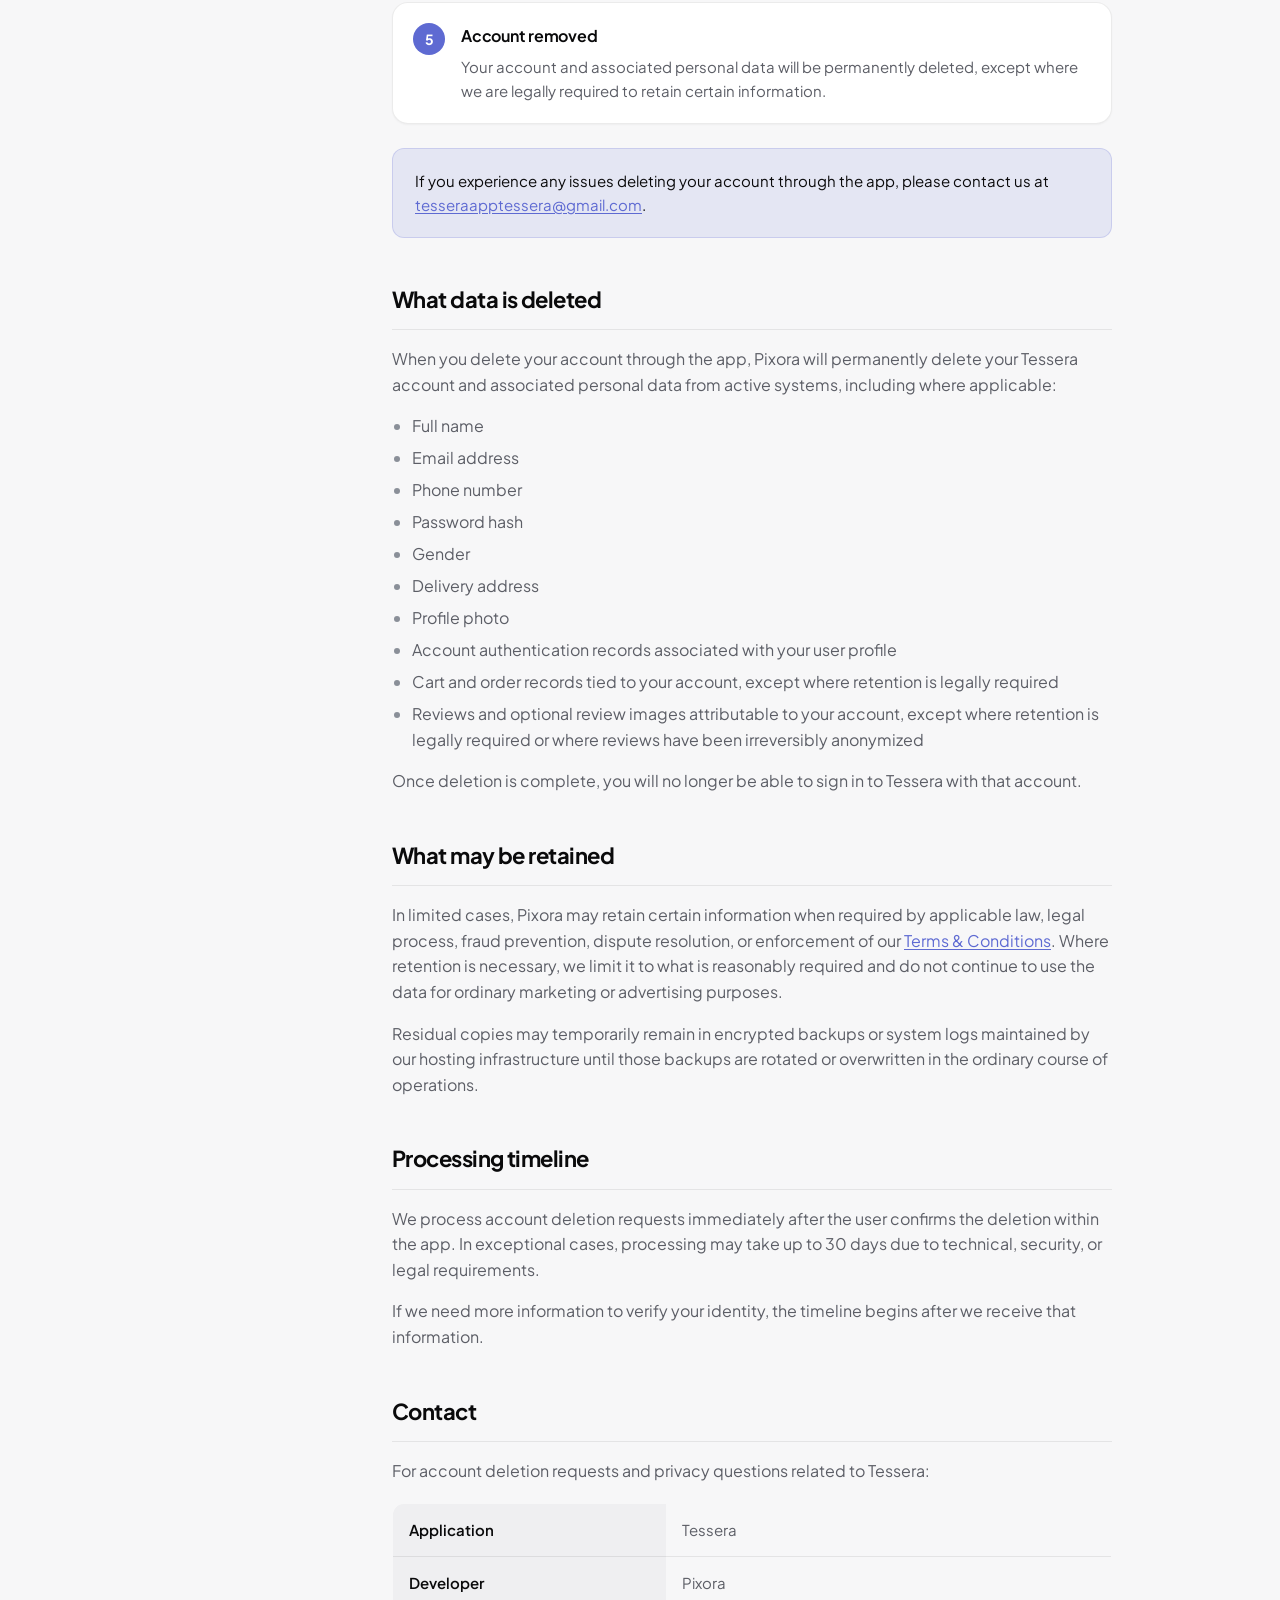
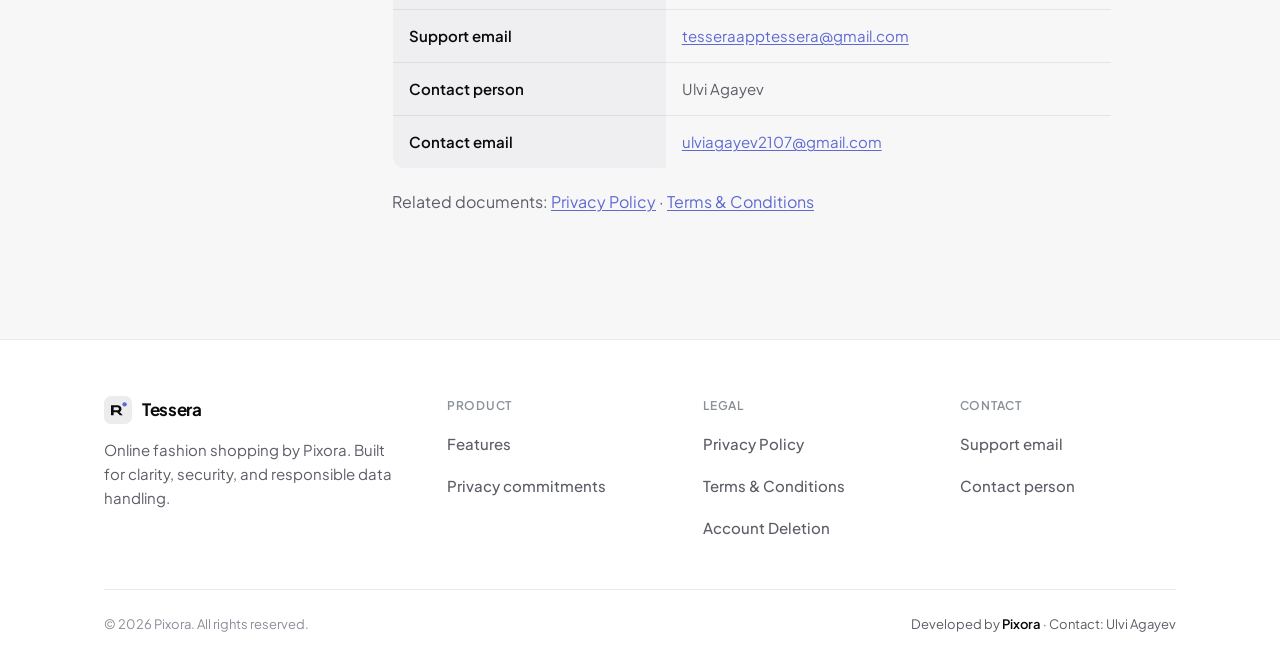
<file: account-deletion.html>
<!DOCTYPE html>
<html lang="en" data-theme="dark">
  <head>
    <meta charset="UTF-8" />
    <meta name="viewport" content="width=device-width, initial-scale=1.0" />
    <title>Account Deletion — Tessera by Pixora</title>
    <meta
      name="description"
      content="Request permanent deletion of your Tessera account and personal data. Step-by-step instructions for Google Play and App Store compliance."
    />
    <meta name="author" content="Pixora" />
    <meta name="robots" content="index, follow" />
    <meta name="theme-color" content="#0A0A0B" />
    <link rel="canonical" href="https://tessera.app/account-deletion.html" />

    <meta property="og:type" content="website" />
    <meta property="og:site_name" content="Tessera" />
    <meta property="og:title" content="Account Deletion — Tessera" />
    <meta
      property="og:description"
      content="How to permanently delete your Tessera account and associated personal data."
    />
    <meta property="og:url" content="https://tessera.app/account-deletion.html" />
    <meta property="og:image" content="https://tessera.app/favicon.svg" />

    <meta name="twitter:card" content="summary" />
    <meta name="twitter:title" content="Account Deletion — Tessera" />
    <meta
      name="twitter:description"
      content="How to permanently delete your Tessera account and associated personal data."
    />

    <link rel="icon" href="favicon.svg" type="image/svg+xml" />
    <link rel="preconnect" href="https://fonts.googleapis.com" />
    <link rel="preconnect" href="https://fonts.gstatic.com" crossorigin />
    <link
      href="https://fonts.googleapis.com/css2?family=JetBrains+Mono:wght@500&family=Plus+Jakarta+Sans:wght@400;500;600;700&display=swap"
      rel="stylesheet"
    />
    <link rel="stylesheet" href="styles.css" />
    <script>
      (function () {
        try {
          var t = localStorage.getItem("tessera-theme");
          if (t === "light" || t === "dark") {
            document.documentElement.setAttribute("data-theme", t);
          } else if (window.matchMedia("(prefers-color-scheme: light)").matches) {
            document.documentElement.setAttribute("data-theme", "light");
          }
        } catch (e) {}
      })();
    </script>
  </head>
  <body>
    <a class="skip-link" href="#main">Skip to content</a>

    <header class="nav" id="site-nav">
      <div class="nav__inner">
        <a class="nav__brand" href="index.html" aria-label="Tessera home">
          <svg class="nav__logo" viewBox="0 0 32 32" fill="none" aria-hidden="true">
            <rect width="32" height="32" rx="8" fill="currentColor" opacity="0.08" />
            <path d="M8 10.5h7.2c2.9 0 4.8 1.7 4.8 4.2 0 1.7-.8 3-2.2 3.7L21.5 22h-3.3l-3.3-3.4H11V22H8V10.5zm3 5.9h3.9c1.4 0 2.2-.7 2.2-1.8s-.8-1.8-2.2-1.8H11v3.6z" fill="currentColor" />
            <circle cx="23.5" cy="9.5" r="2.5" fill="var(--accent)" />
          </svg>
          Tessera
        </a>
        <nav aria-label="Primary">
          <ul class="nav__links" id="nav-links">
            <li><a href="index.html">Home</a></li>
            <li><a href="privacy-policy.html">Privacy Policy</a></li>
            <li><a href="terms.html">Terms</a></li>
            <li><a href="account-deletion.html" aria-current="page">Delete Account</a></li>
          </ul>
        </nav>
        <div class="nav__actions">
          <button type="button" class="theme-toggle" id="theme-toggle" aria-label="Toggle theme">
            <svg class="icon-moon" viewBox="0 0 24 24" fill="none" stroke="currentColor" stroke-width="2" aria-hidden="true">
              <path d="M21 14.5A8.5 8.5 0 1 1 9.5 3a7 7 0 0 0 11.5 11.5z" stroke-linecap="round" stroke-linejoin="round" />
            </svg>
            <svg class="icon-sun" viewBox="0 0 24 24" fill="none" stroke="currentColor" stroke-width="2" aria-hidden="true">
              <circle cx="12" cy="12" r="4" />
              <path d="M12 2v2M12 20v2M4.93 4.93l1.41 1.41M17.66 17.66l1.41 1.41M2 12h2M20 12h2M4.93 19.07l1.41-1.41M17.66 6.34l1.41-1.41" stroke-linecap="round" />
            </svg>
          </button>
          <button type="button" class="nav__menu-btn" id="menu-toggle" aria-label="Open menu" aria-expanded="false" aria-controls="nav-links">
            <svg viewBox="0 0 24 24" fill="none" stroke="currentColor" stroke-width="2" aria-hidden="true">
              <path d="M4 7h16M4 12h16M4 17h16" stroke-linecap="round" />
            </svg>
          </button>
        </div>
      </div>
    </header>

    <main id="main">
      <header class="page-hero">
  <div class="page-hero__inner fade-in">
    <p class="page-hero__eyebrow">Account management</p>
    <h1>Delete your Tessera account</h1>
    <p class="page-hero__desc">
      You can permanently delete your Tessera account directly within the app.
      This page explains what happens when you delete your account and how your
      personal data is handled.
    </p>
    <p class="page-hero__updated">Last updated: July 21, 2026</p>
  </div>
</header>

      <div class="legal">
        <div class="legal__layout">
          <aside class="toc" aria-label="Table of contents">
            <h2>On this page</h2>
            <ol>
              <li><a href="#overview">Overview</a></li>
              <li><a href="#in-app">In-app deletion status</a></li>
              <li><a href="#how-to">How to delete your account</a></li>
              <li><a href="#what-is-deleted">What is deleted</a></li>
              <li><a href="#retention">What may be retained</a></li>
              <li><a href="#timeline">Processing timeline</a></li>
              <li><a href="#contact">Contact</a></li>
            </ol>
          </aside>

          <article class="prose">
            <section id="overview">
  <h2>Overview</h2>
  <p>
    You can permanently delete your Tessera account directly within the app.
    Account deletion is irreversible. Once your account is deleted, you will
    need to create a new account if you wish to use Tessera again.
  </p>

  <div class="callout">
    <p>
      If you experience any issues deleting your account, please contact
      <a href="mailto:tesseraapptessera@gmail.com">tesseraapptessera@gmail.com</a>.
    </p>
  </div>
</section>

            <section id="in-app">
  <h2>In-app account deletion</h2>

  <div class="callout">
    <p>
      <strong>Available.</strong> Users can permanently delete their Tessera
      account directly within the mobile application at any time.
    </p>
  </div>

  <p>
    If you encounter any issues using the in-app account deletion feature,
    please contact our support team for assistance.
  </p>
</section>

            <section id="how-to">
  <h2>How to delete your account</h2>

  <p>
    You can permanently delete your Tessera account directly within the app by following these steps:
  </p>

  <div class="steps">
    <div class="step reveal">
      <span class="step__num" aria-hidden="true">1</span>
      <div>
        <h3>Open Tessera</h3>
        <p>Sign in to your Tessera account.</p>
      </div>
    </div>

    <div class="step reveal reveal-delay-1">
      <span class="step__num" aria-hidden="true">2</span>
      <div>
        <h3>Go to your Profile</h3>
        <p>Open your profile and navigate to the account settings.</p>
      </div>
    </div>

    <div class="step reveal reveal-delay-2">
      <span class="step__num" aria-hidden="true">3</span>
      <div>
        <h3>Select Delete Account</h3>
        <p>Tap the <strong>Delete Account</strong> option.</p>
      </div>
    </div>

    <div class="step reveal">
      <span class="step__num" aria-hidden="true">4</span>
      <div>
        <h3>Confirm deletion</h3>
        <p>Confirm your decision. This action is permanent and cannot be undone.</p>
      </div>
    </div>

    <div class="step reveal reveal-delay-1">
      <span class="step__num" aria-hidden="true">5</span>
      <div>
        <h3>Account removed</h3>
        <p>Your account and associated personal data will be permanently deleted, except where we are legally required to retain certain information.</p>
      </div>
    </div>
  </div>

  <div class="callout">
    <p>
      If you experience any issues deleting your account through the app,
      please contact us at
      <a href="mailto:tesseraapptessera@gmail.com">tesseraapptessera@gmail.com</a>.
    </p>
  </div>
</section>

            <section id="what-is-deleted">
              <h2>What data is deleted</h2>
              <p>
               When you delete your account through the app, Pixora will permanently delete your Tessera account and associated personal data from active systems, including where applicable:
              </p>
              <ul>
                <li>Full name</li>
                <li>Email address</li>
                <li>Phone number</li>
                <li>Password hash</li>
                <li>Gender</li>
                <li>Delivery address</li>
                <li>Profile photo</li>
                <li>Account authentication records associated with your user profile</li>
                <li>Cart and order records tied to your account, except where retention is legally required</li>
                <li>Reviews and optional review images attributable to your account, except where retention is legally required or where reviews have been irreversibly anonymized</li>
              </ul>
              <p>
                Once deletion is complete, you will no longer be able to sign in to Tessera with that
                account.
              </p>
            </section>

            <section id="retention">
              <h2>What may be retained</h2>
              <p>
                In limited cases, Pixora may retain certain information when required by applicable law,
                legal process, fraud prevention, dispute resolution, or enforcement of our
                <a href="terms.html">Terms &amp; Conditions</a>. Where retention is necessary, we limit it
                to what is reasonably required and do not continue to use the data for ordinary marketing
                or advertising purposes.
              </p>
              <p>
                Residual copies may temporarily remain in encrypted backups or system logs maintained by
                our hosting infrastructure until those backups are rotated or overwritten in the ordinary
                course of operations.
              </p>
            </section>

            <section id="timeline">
              <h2>Processing timeline</h2>
              <p>
                We process account deletion requests immediately after the user confirms the deletion within the app. In exceptional cases, processing may take up to 30 days due to technical, security, or legal requirements.
              </p>
              <p>
                If we need more information to verify your identity, the timeline begins after we receive
                that information.
              </p>
            </section>

            <section id="contact">
              <h2>Contact</h2>
              <p>For account deletion requests and privacy questions related to Tessera:</p>
              <table class="info-table">
                <tbody>
                  <tr>
                    <th scope="row">Application</th>
                    <td>Tessera</td>
                  </tr>
                  <tr>
                    <th scope="row">Developer</th>
                    <td>Pixora</td>
                  </tr>
                  <tr>
                    <th scope="row">Support email</th>
                    <td><a href="mailto:tesseraapptessera@gmail.com">tesseraapptessera@gmail.com</a></td>
                  </tr>
                  <tr>
                    <th scope="row">Contact person</th>
                    <td>Ulvi Agayev</td>
                  </tr>
                  <tr>
                    <th scope="row">Contact email</th>
                    <td><a href="mailto:ulviagayev2107@gmail.com">ulviagayev2107@gmail.com</a></td>
                  </tr>
                </tbody>
              </table>
              <p>
                Related documents:
                <a href="privacy-policy.html">Privacy Policy</a> ·
                <a href="terms.html">Terms &amp; Conditions</a>
              </p>
            </section>
          </article>
        </div>
      </div>
    </main>

    <footer class="footer">
      <div class="container">
        <div class="footer__grid">
          <div>
            <a class="footer__brand" href="index.html">
              <svg width="28" height="28" viewBox="0 0 32 32" fill="none" aria-hidden="true">
                <rect width="32" height="32" rx="8" fill="currentColor" opacity="0.08" />
                <path d="M8 10.5h7.2c2.9 0 4.8 1.7 4.8 4.2 0 1.7-.8 3-2.2 3.7L21.5 22h-3.3l-3.3-3.4H11V22H8V10.5zm3 5.9h3.9c1.4 0 2.2-.7 2.2-1.8s-.8-1.8-2.2-1.8H11v3.6z" fill="currentColor" />
                <circle cx="23.5" cy="9.5" r="2.5" fill="var(--accent)" />
              </svg>
              Tessera
            </a>
            <p class="footer__tagline">
              Online fashion shopping by Pixora. Built for clarity, security, and responsible data
              handling.
            </p>
          </div>
          <div class="footer__col">
            <h3>Product</h3>
            <ul>
              <li><a href="index.html#features">Features</a></li>
              <li><a href="index.html#privacy">Privacy commitments</a></li>
            </ul>
          </div>
          <div class="footer__col">
            <h3>Legal</h3>
            <ul>
              <li><a href="privacy-policy.html">Privacy Policy</a></li>
              <li><a href="terms.html">Terms &amp; Conditions</a></li>
              <li><a href="account-deletion.html">Account Deletion</a></li>
            </ul>
          </div>
          <div class="footer__col">
            <h3>Contact</h3>
            <ul>
              <li><a href="mailto:tesseraapptessera@gmail.com">Support email</a></li>
              <li><a href="mailto:ulviagayev2107@gmail.com">Contact person</a></li>
            </ul>
          </div>
        </div>
        <div class="footer__bottom">
          <p>&copy; <span data-year></span> Pixora. All rights reserved.</p>
          <p class="footer__dev">Developed by <strong>Pixora</strong> · Contact: Ulvi Agayev</p>
        </div>
      </div>
    </footer>

    <script src="script.js" defer></script>
  </body>
</html>
</file>
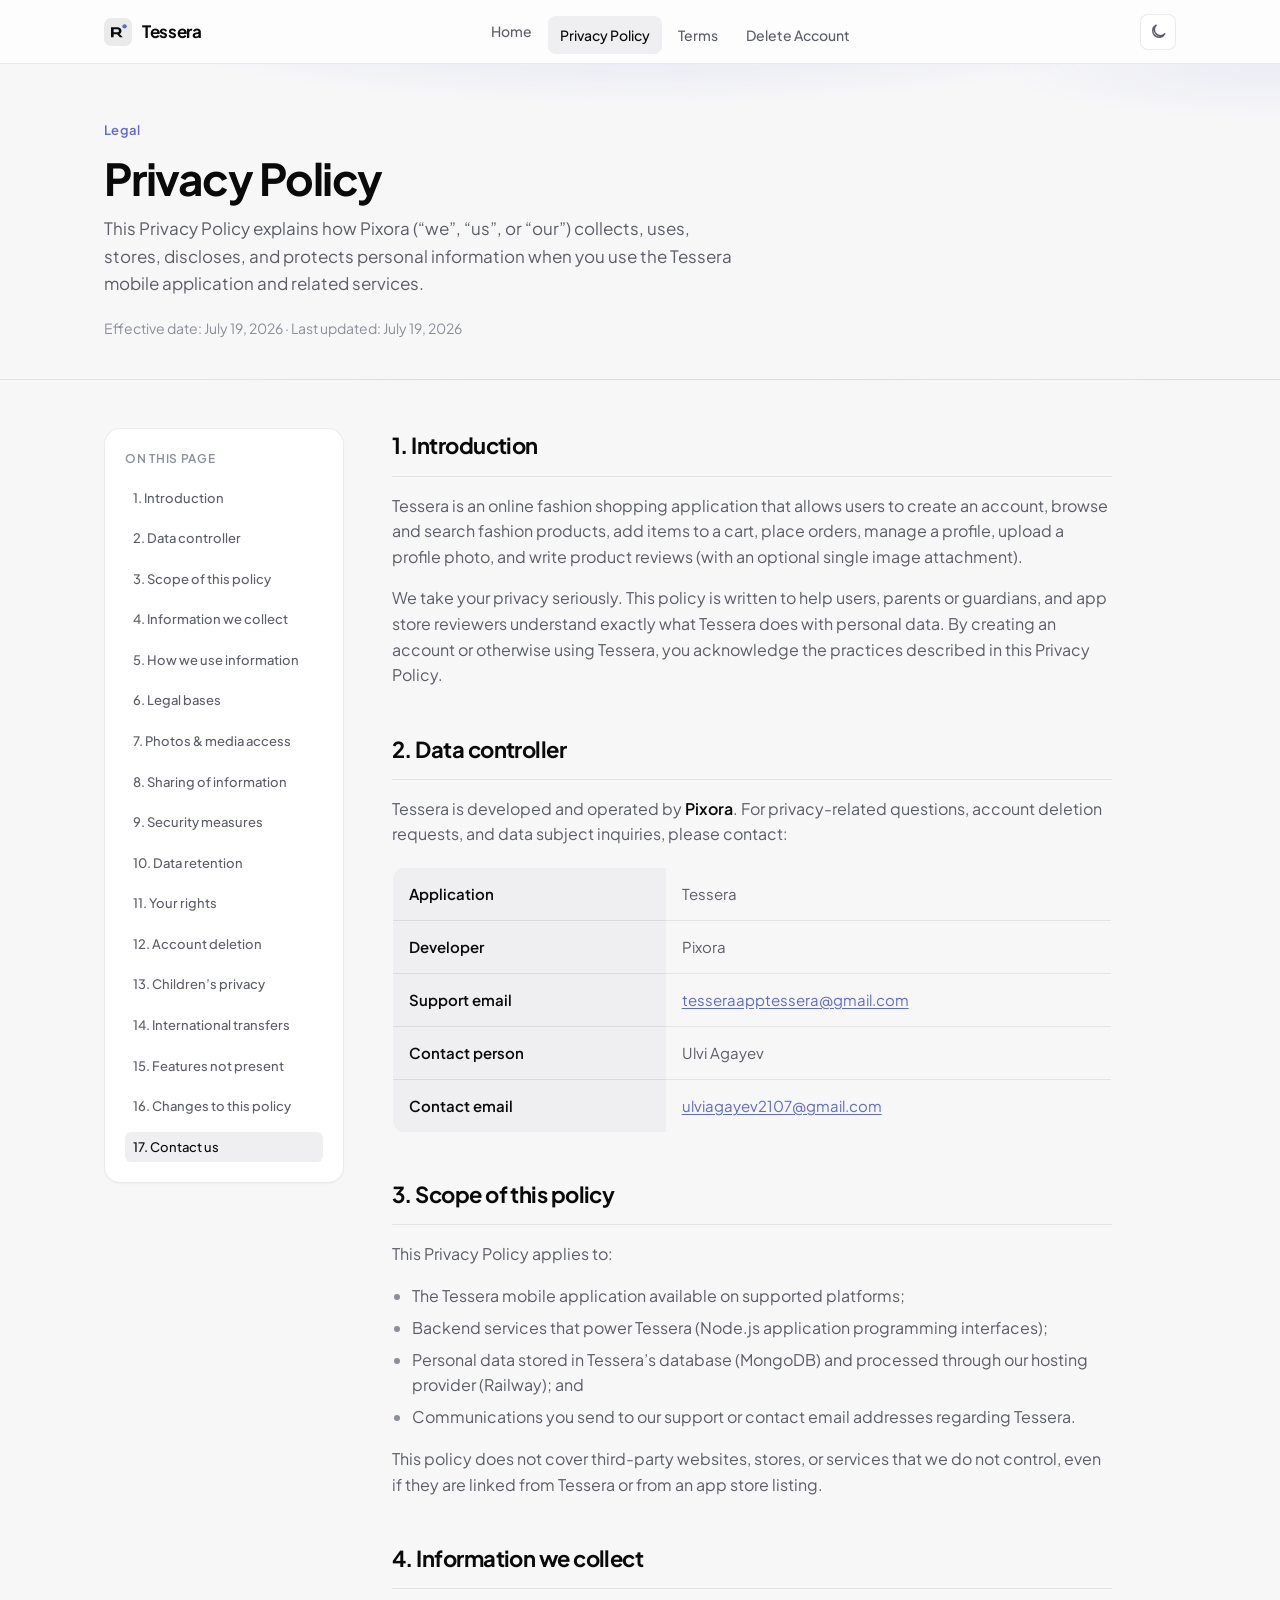
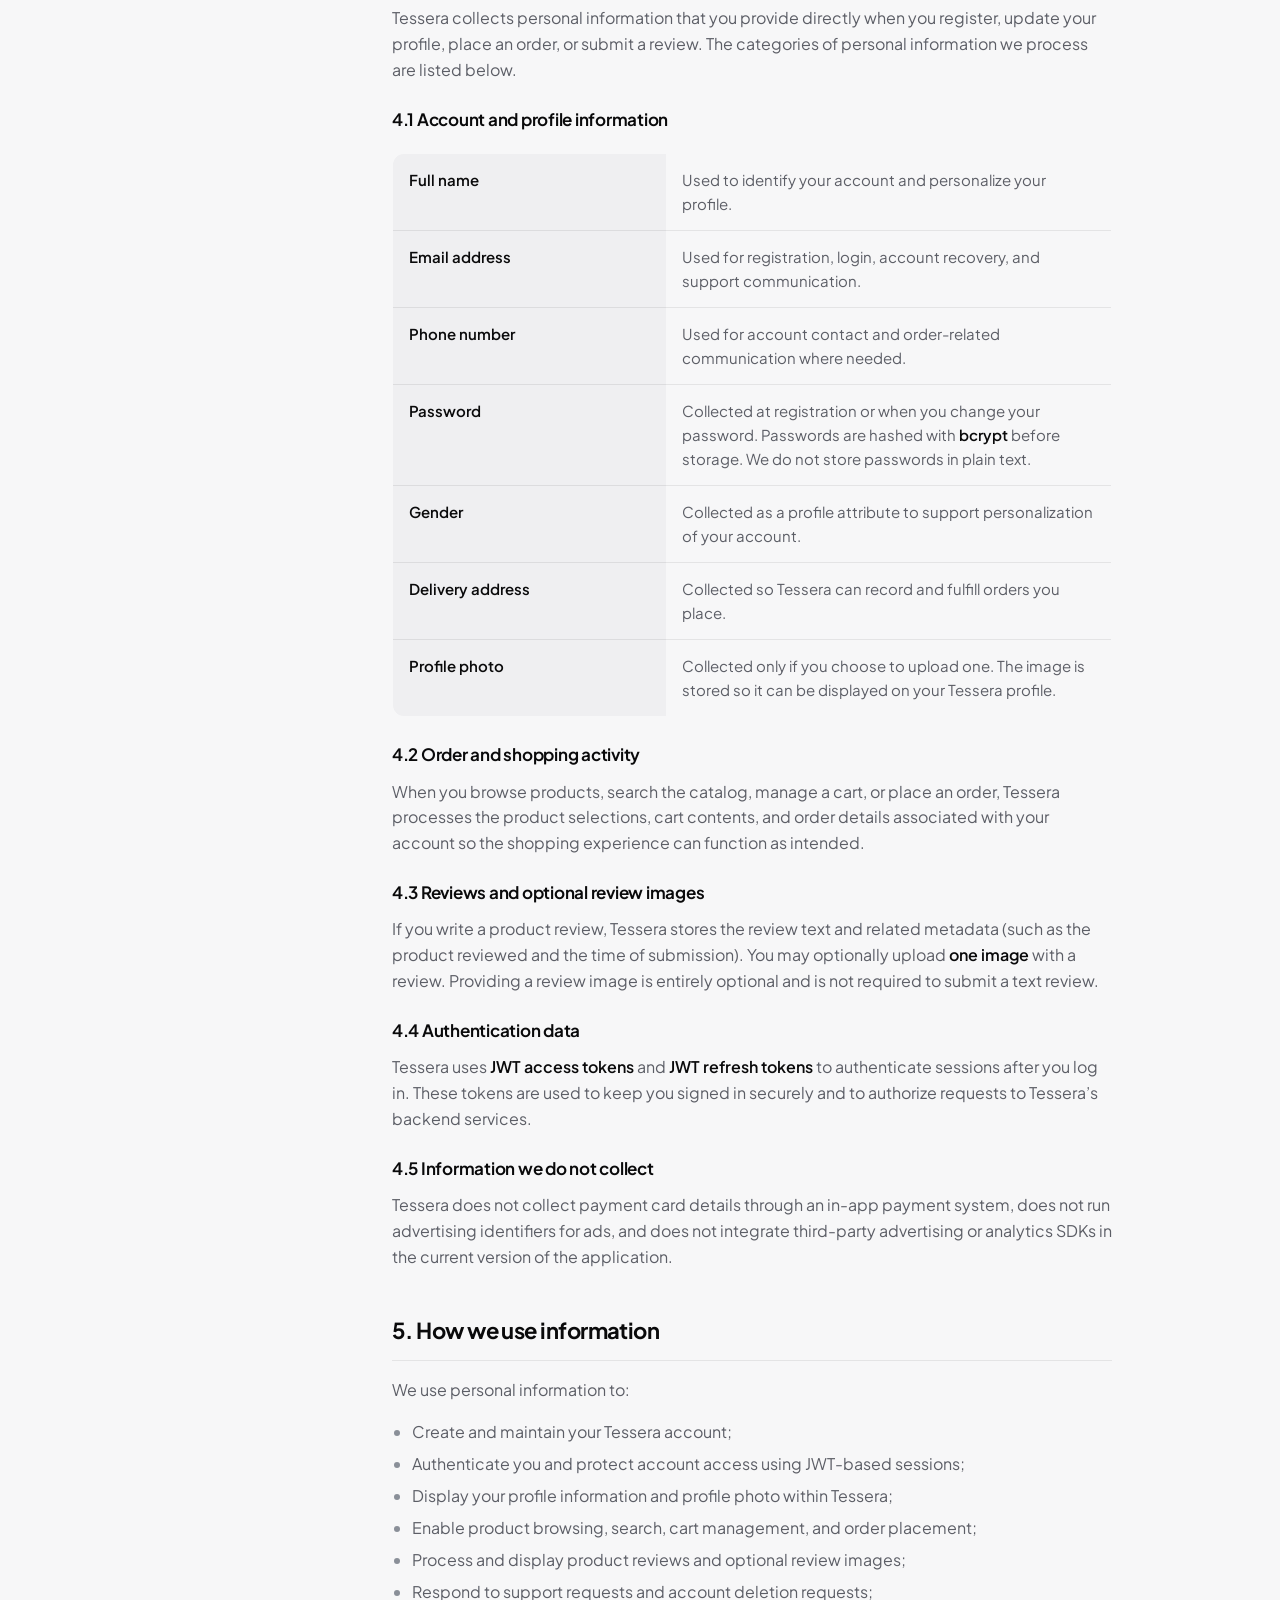
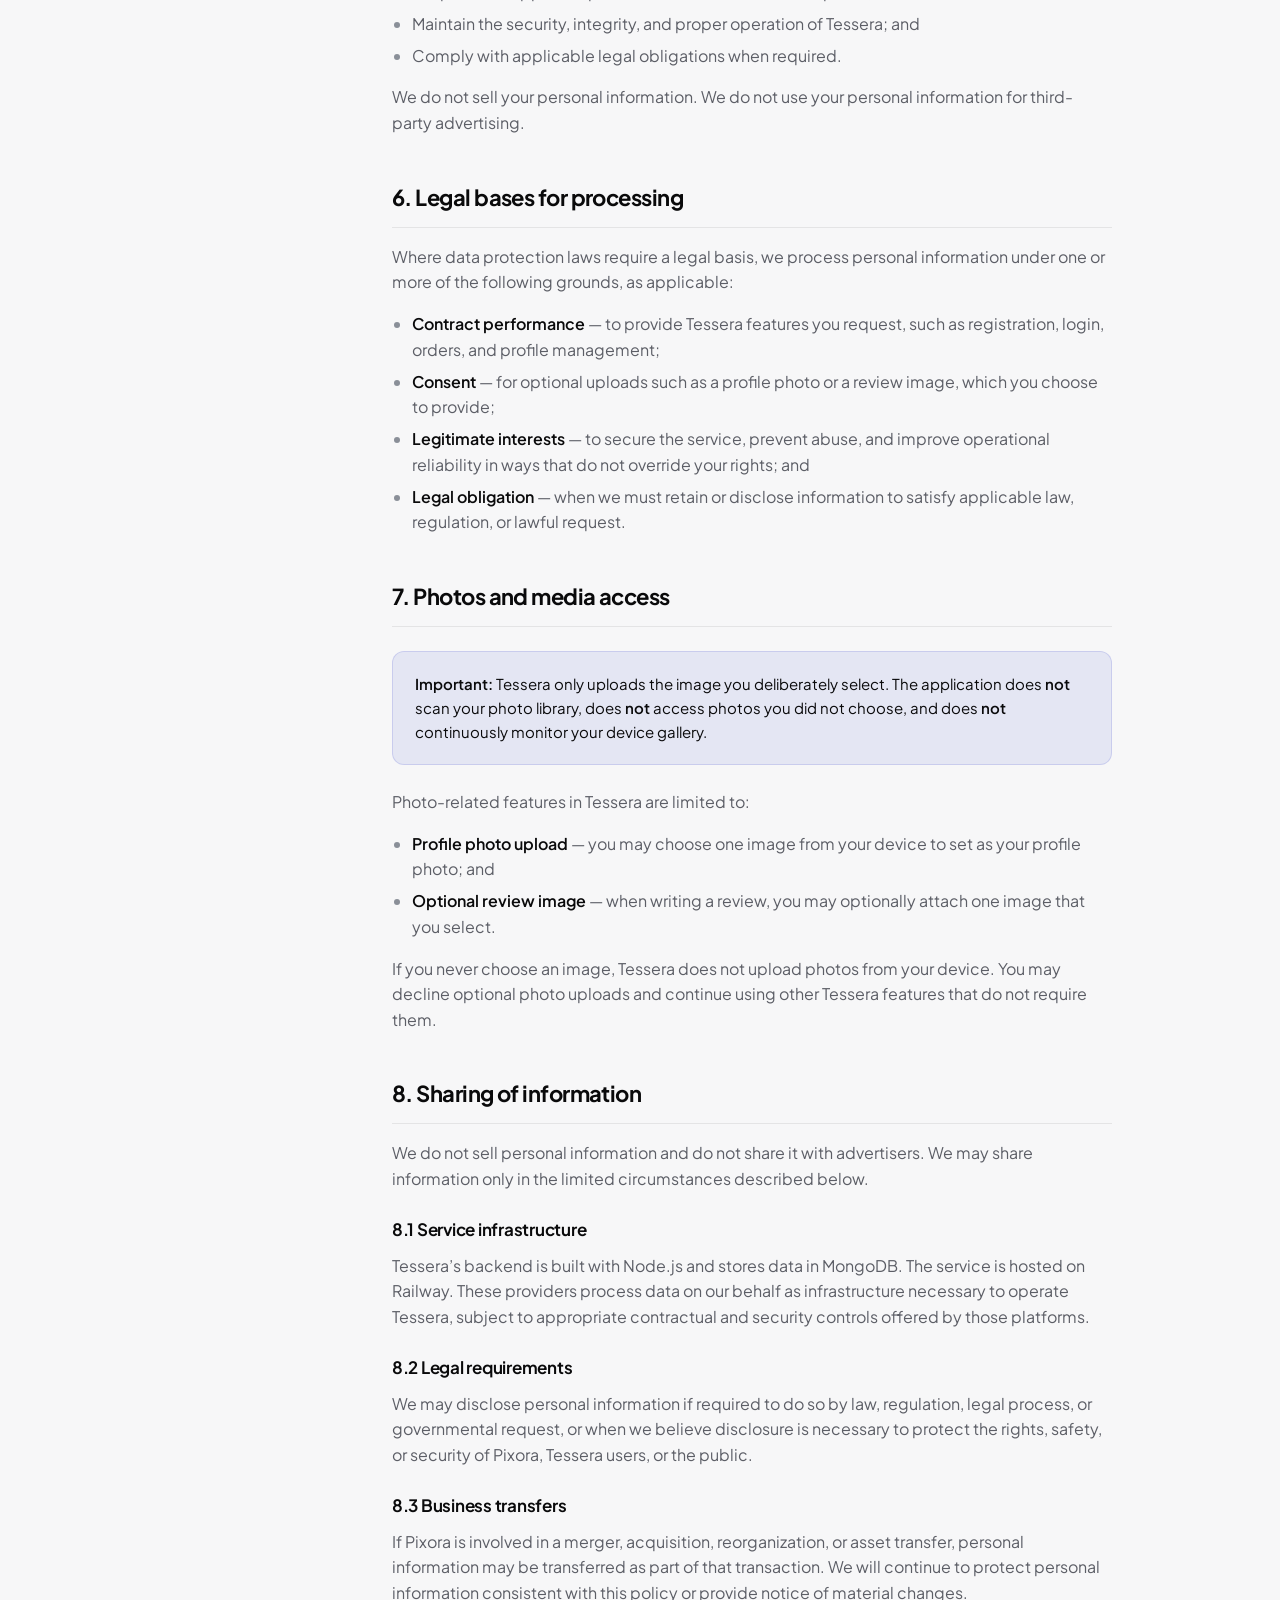
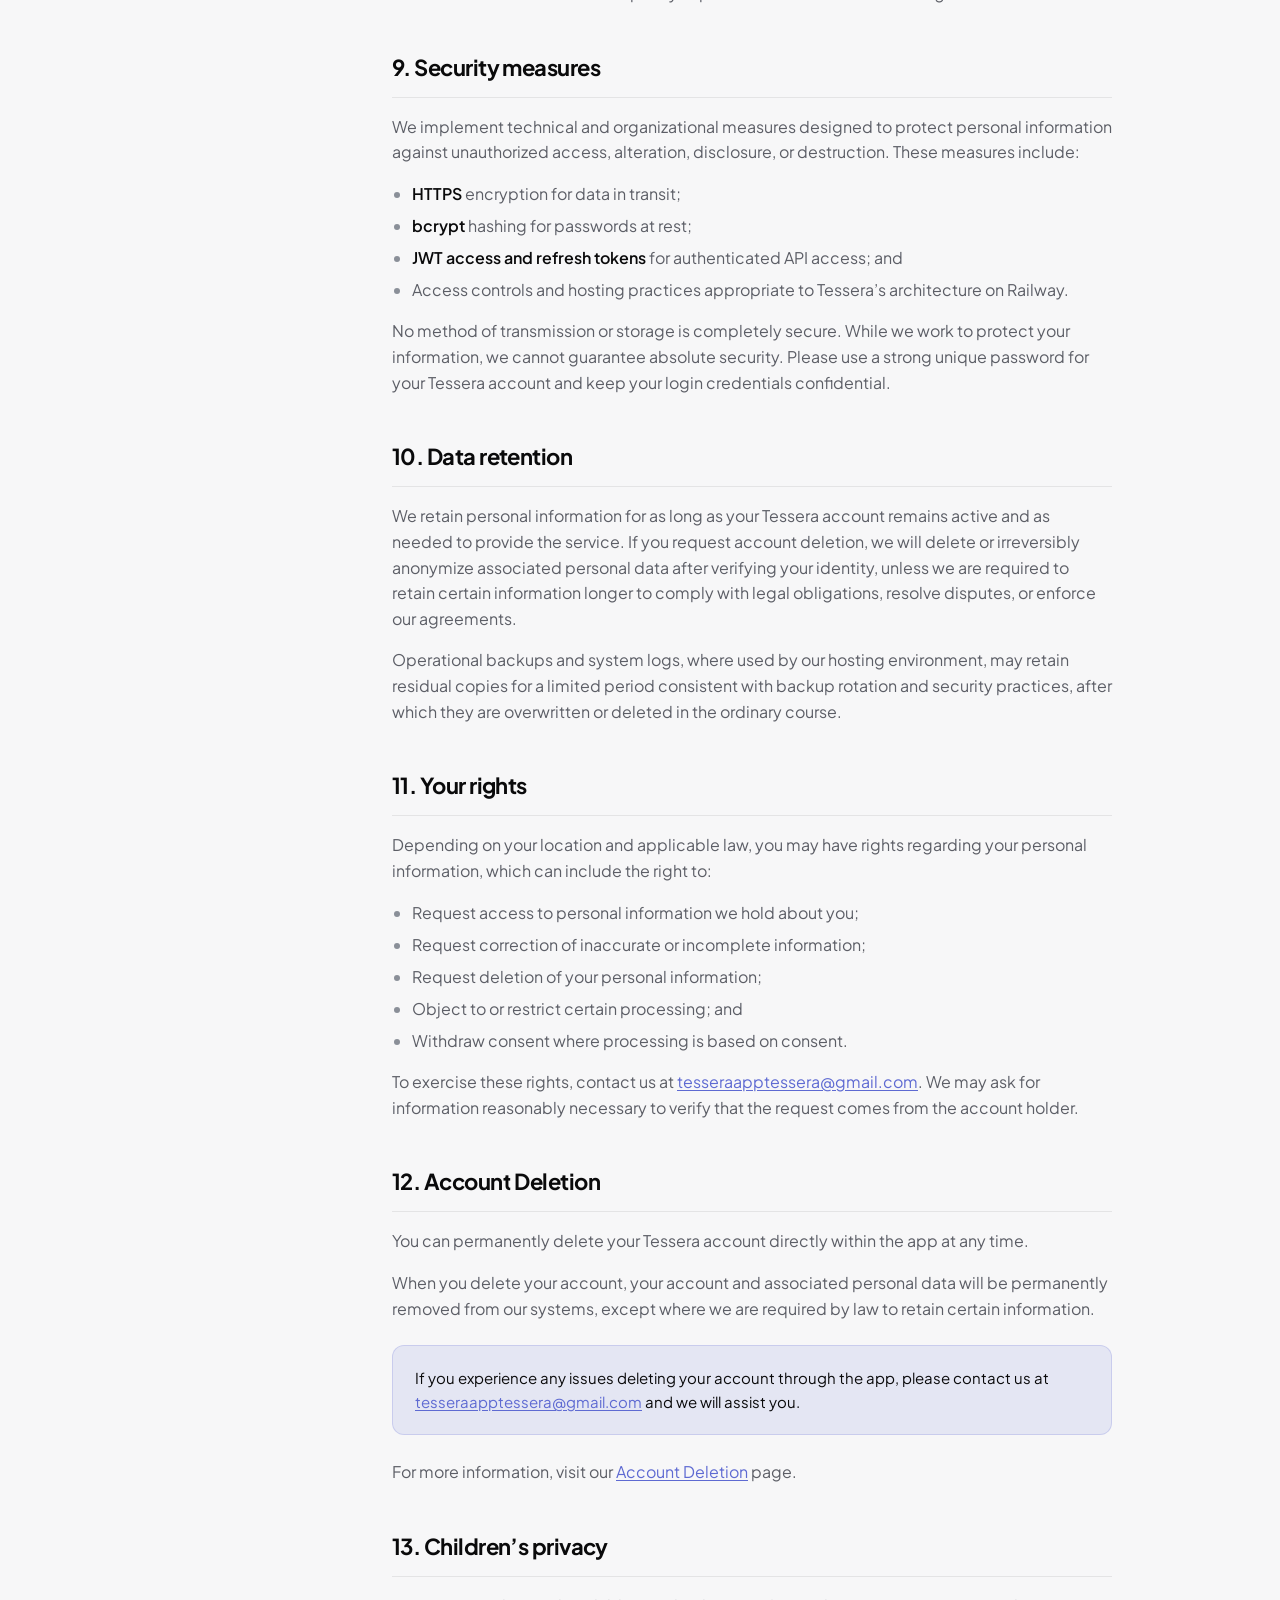
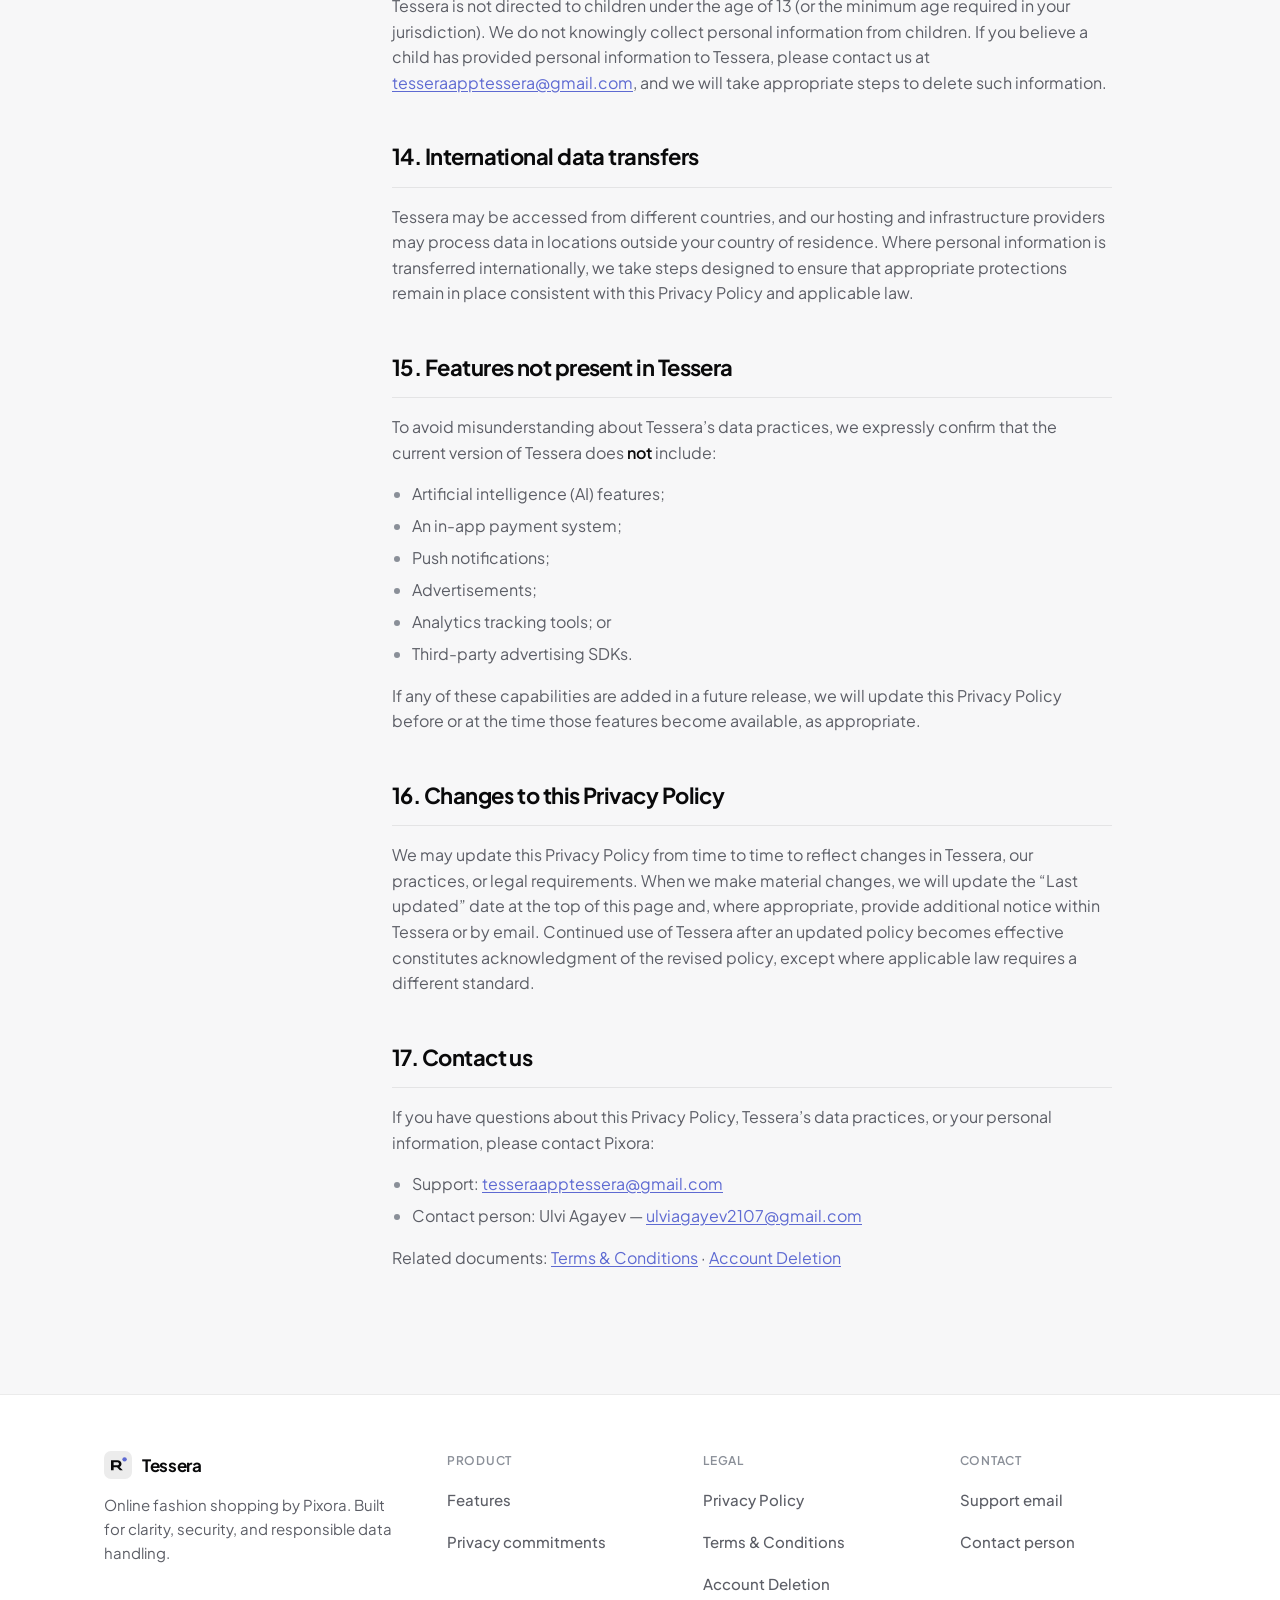
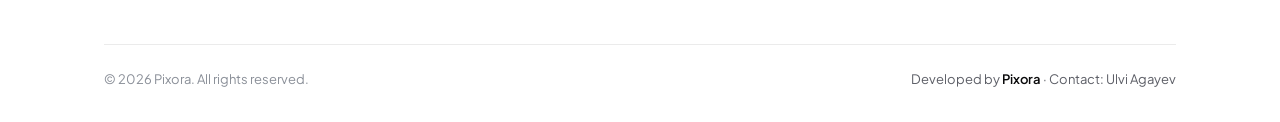
<file: privacy-policy.html>
<!DOCTYPE html>
<html lang="en" data-theme="dark">
  <head>
    <meta charset="UTF-8" />
    <meta name="viewport" content="width=device-width, initial-scale=1.0" />
    <title>Privacy Policy — Tessera by Pixora</title>
    <meta
      name="description"
      content="Privacy Policy for Tessera, the online fashion shopping application by Pixora. Learn what data we collect, how we use it, and how to request account deletion."
    />
    <meta name="author" content="Pixora" />
    <meta name="robots" content="index, follow" />
    <meta name="theme-color" content="#0A0A0B" />
    <link rel="canonical" href="https://tessera.app/privacy-policy.html" />

    <meta property="og:type" content="website" />
    <meta property="og:site_name" content="Tessera" />
    <meta property="og:title" content="Privacy Policy — Tessera" />
    <meta
      property="og:description"
      content="How Tessera by Pixora collects, uses, stores, and deletes personal information."
    />
    <meta property="og:url" content="https://tessera.app/privacy-policy.html" />
    <meta property="og:image" content="https://tessera.app/favicon.svg" />

    <meta name="twitter:card" content="summary" />
    <meta name="twitter:title" content="Privacy Policy — Tessera" />
    <meta
      name="twitter:description"
      content="How Tessera by Pixora collects, uses, stores, and deletes personal information."
    />

    <link rel="icon" href="favicon.svg" type="image/svg+xml" />
    <link rel="preconnect" href="https://fonts.googleapis.com" />
    <link rel="preconnect" href="https://fonts.gstatic.com" crossorigin />
    <link
      href="https://fonts.googleapis.com/css2?family=JetBrains+Mono:wght@500&family=Plus+Jakarta+Sans:wght@400;500;600;700&display=swap"
      rel="stylesheet"
    />
    <link rel="stylesheet" href="styles.css" />
    <script>
      (function () {
        try {
          var t = localStorage.getItem("tessera-theme");
          if (t === "light" || t === "dark") {
            document.documentElement.setAttribute("data-theme", t);
          } else if (window.matchMedia("(prefers-color-scheme: light)").matches) {
            document.documentElement.setAttribute("data-theme", "light");
          }
        } catch (e) {}
      })();
    </script>
  </head>
  <body>
    <a class="skip-link" href="#main">Skip to content</a>

    <header class="nav" id="site-nav">
      <div class="nav__inner">
        <a class="nav__brand" href="index.html" aria-label="Tessera home">
          <svg class="nav__logo" viewBox="0 0 32 32" fill="none" aria-hidden="true">
            <rect width="32" height="32" rx="8" fill="currentColor" opacity="0.08" />
            <path d="M8 10.5h7.2c2.9 0 4.8 1.7 4.8 4.2 0 1.7-.8 3-2.2 3.7L21.5 22h-3.3l-3.3-3.4H11V22H8V10.5zm3 5.9h3.9c1.4 0 2.2-.7 2.2-1.8s-.8-1.8-2.2-1.8H11v3.6z" fill="currentColor" />
            <circle cx="23.5" cy="9.5" r="2.5" fill="var(--accent)" />
          </svg>
          Tessera
        </a>
        <nav aria-label="Primary">
          <ul class="nav__links" id="nav-links">
            <li><a href="index.html">Home</a></li>
            <li><a href="privacy-policy.html" aria-current="page">Privacy Policy</a></li>
            <li><a href="terms.html">Terms</a></li>
            <li><a href="account-deletion.html">Delete Account</a></li>
          </ul>
        </nav>
        <div class="nav__actions">
          <button type="button" class="theme-toggle" id="theme-toggle" aria-label="Toggle theme">
            <svg class="icon-moon" viewBox="0 0 24 24" fill="none" stroke="currentColor" stroke-width="2" aria-hidden="true">
              <path d="M21 14.5A8.5 8.5 0 1 1 9.5 3a7 7 0 0 0 11.5 11.5z" stroke-linecap="round" stroke-linejoin="round" />
            </svg>
            <svg class="icon-sun" viewBox="0 0 24 24" fill="none" stroke="currentColor" stroke-width="2" aria-hidden="true">
              <circle cx="12" cy="12" r="4" />
              <path d="M12 2v2M12 20v2M4.93 4.93l1.41 1.41M17.66 17.66l1.41 1.41M2 12h2M20 12h2M4.93 19.07l1.41-1.41M17.66 6.34l1.41-1.41" stroke-linecap="round" />
            </svg>
          </button>
          <button type="button" class="nav__menu-btn" id="menu-toggle" aria-label="Open menu" aria-expanded="false" aria-controls="nav-links">
            <svg viewBox="0 0 24 24" fill="none" stroke="currentColor" stroke-width="2" aria-hidden="true">
              <path d="M4 7h16M4 12h16M4 17h16" stroke-linecap="round" />
            </svg>
          </button>
        </div>
      </div>
    </header>

    <main id="main">
      <header class="page-hero">
        <div class="page-hero__inner fade-in">
          <p class="page-hero__eyebrow">Legal</p>
          <h1>Privacy Policy</h1>
          <p class="page-hero__desc">
            This Privacy Policy explains how Pixora (“we”, “us”, or “our”) collects, uses, stores,
            discloses, and protects personal information when you use the Tessera mobile application
            and related services.
          </p>
          <p class="page-hero__updated">Effective date: July 19, 2026 · Last updated: July 19, 2026</p>
        </div>
      </header>

      <div class="legal">
        <div class="legal__layout">
          <aside class="toc" aria-label="Table of contents">
            <h2>On this page</h2>
            <ol>
              <li><a href="#introduction">1. Introduction</a></li>
              <li><a href="#controller">2. Data controller</a></li>
              <li><a href="#scope">3. Scope of this policy</a></li>
              <li><a href="#information-we-collect">4. Information we collect</a></li>
              <li><a href="#how-we-use">5. How we use information</a></li>
              <li><a href="#legal-bases">6. Legal bases</a></li>
              <li><a href="#photos">7. Photos &amp; media access</a></li>
              <li><a href="#sharing">8. Sharing of information</a></li>
              <li><a href="#security">9. Security measures</a></li>
              <li><a href="#retention">10. Data retention</a></li>
              <li><a href="#rights">11. Your rights</a></li>
              <li><a href="#deletion">12. Account deletion</a></li>
              <li><a href="#children">13. Children’s privacy</a></li>
              <li><a href="#international">14. International transfers</a></li>
              <li><a href="#not-included">15. Features not present</a></li>
              <li><a href="#changes">16. Changes to this policy</a></li>
              <li><a href="#contact">17. Contact us</a></li>
            </ol>
          </aside>

          <article class="prose">
            <section id="introduction">
              <h2>1. Introduction</h2>
              <p>
                Tessera is an online fashion shopping application that allows users to create an
                account, browse and search fashion products, add items to a cart, place orders,
                manage a profile, upload a profile photo, and write product reviews (with an optional
                single image attachment).
              </p>
              <p>
                We take your privacy seriously. This policy is written to help users, parents or
                guardians, and app store reviewers understand exactly what Tessera does with personal
                data. By creating an account or otherwise using Tessera, you acknowledge the practices
                described in this Privacy Policy.
              </p>
            </section>

            <section id="controller">
              <h2>2. Data controller</h2>
              <p>
                Tessera is developed and operated by <strong>Pixora</strong>. For privacy-related
                questions, account deletion requests, and data subject inquiries, please contact:
              </p>
              <table class="info-table">
                <tbody>
                  <tr>
                    <th scope="row">Application</th>
                    <td>Tessera</td>
                  </tr>
                  <tr>
                    <th scope="row">Developer</th>
                    <td>Pixora</td>
                  </tr>
                  <tr>
                    <th scope="row">Support email</th>
                    <td><a href="mailto:tesseraapptessera@gmail.com">tesseraapptessera@gmail.com</a></td>
                  </tr>
                  <tr>
                    <th scope="row">Contact person</th>
                    <td>Ulvi Agayev</td>
                  </tr>
                  <tr>
                    <th scope="row">Contact email</th>
                    <td><a href="mailto:ulviagayev2107@gmail.com">ulviagayev2107@gmail.com</a></td>
                  </tr>
                </tbody>
              </table>
            </section>

            <section id="scope">
              <h2>3. Scope of this policy</h2>
              <p>This Privacy Policy applies to:</p>
              <ul>
                <li>The Tessera mobile application available on supported platforms;</li>
                <li>Backend services that power Tessera (Node.js application programming interfaces);</li>
                <li>
                  Personal data stored in Tessera’s database (MongoDB) and processed through our hosting
                  provider (Railway); and
                </li>
                <li>Communications you send to our support or contact email addresses regarding Tessera.</li>
              </ul>
              <p>
                This policy does not cover third-party websites, stores, or services that we do not
                control, even if they are linked from Tessera or from an app store listing.
              </p>
            </section>

            <section id="information-we-collect">
              <h2>4. Information we collect</h2>
              <p>
                Tessera collects personal information that you provide directly when you register, update
                your profile, place an order, or submit a review. The categories of personal information
                we process are listed below.
              </p>

              <h3>4.1 Account and profile information</h3>
              <table class="info-table">
                <tbody>
                  <tr>
                    <th scope="row">Full name</th>
                    <td>Used to identify your account and personalize your profile.</td>
                  </tr>
                  <tr>
                    <th scope="row">Email address</th>
                    <td>Used for registration, login, account recovery, and support communication.</td>
                  </tr>
                  <tr>
                    <th scope="row">Phone number</th>
                    <td>Used for account contact and order-related communication where needed.</td>
                  </tr>
                  <tr>
                    <th scope="row">Password</th>
                    <td>
                      Collected at registration or when you change your password. Passwords are hashed
                      with <strong>bcrypt</strong> before storage. We do not store passwords in plain text.
                    </td>
                  </tr>
                  <tr>
                    <th scope="row">Gender</th>
                    <td>Collected as a profile attribute to support personalization of your account.</td>
                  </tr>
                  <tr>
                    <th scope="row">Delivery address</th>
                    <td>Collected so Tessera can record and fulfill orders you place.</td>
                  </tr>
                  <tr>
                    <th scope="row">Profile photo</th>
                    <td>
                      Collected only if you choose to upload one. The image is stored so it can be
                      displayed on your Tessera profile.
                    </td>
                  </tr>
                </tbody>
              </table>

              <h3>4.2 Order and shopping activity</h3>
              <p>
                When you browse products, search the catalog, manage a cart, or place an order, Tessera
                processes the product selections, cart contents, and order details associated with your
                account so the shopping experience can function as intended.
              </p>

              <h3>4.3 Reviews and optional review images</h3>
              <p>
                If you write a product review, Tessera stores the review text and related metadata (such
                as the product reviewed and the time of submission). You may optionally upload
                <strong>one image</strong> with a review. Providing a review image is entirely optional
                and is not required to submit a text review.
              </p>

              <h3>4.4 Authentication data</h3>
              <p>
                Tessera uses <strong>JWT access tokens</strong> and <strong>JWT refresh tokens</strong>
                to authenticate sessions after you log in. These tokens are used to keep you signed in
                securely and to authorize requests to Tessera’s backend services.
              </p>

              <h3>4.5 Information we do not collect</h3>
              <p>
                Tessera does not collect payment card details through an in-app payment system, does not
                run advertising identifiers for ads, and does not integrate third-party advertising or
                analytics SDKs in the current version of the application.
              </p>
            </section>

            <section id="how-we-use">
              <h2>5. How we use information</h2>
              <p>We use personal information to:</p>
              <ul>
                <li>Create and maintain your Tessera account;</li>
                <li>Authenticate you and protect account access using JWT-based sessions;</li>
                <li>Display your profile information and profile photo within Tessera;</li>
                <li>Enable product browsing, search, cart management, and order placement;</li>
                <li>Process and display product reviews and optional review images;</li>
                <li>Respond to support requests and account deletion requests;</li>
                <li>Maintain the security, integrity, and proper operation of Tessera; and</li>
                <li>Comply with applicable legal obligations when required.</li>
              </ul>
              <p>
                We do not sell your personal information. We do not use your personal information for
                third-party advertising.
              </p>
            </section>

            <section id="legal-bases">
              <h2>6. Legal bases for processing</h2>
              <p>
                Where data protection laws require a legal basis, we process personal information under
                one or more of the following grounds, as applicable:
              </p>
              <ul>
                <li>
                  <strong>Contract performance</strong> — to provide Tessera features you request, such as
                  registration, login, orders, and profile management;
                </li>
                <li>
                  <strong>Consent</strong> — for optional uploads such as a profile photo or a review
                  image, which you choose to provide;
                </li>
                <li>
                  <strong>Legitimate interests</strong> — to secure the service, prevent abuse, and
                  improve operational reliability in ways that do not override your rights; and
                </li>
                <li>
                  <strong>Legal obligation</strong> — when we must retain or disclose information to
                  satisfy applicable law, regulation, or lawful request.
                </li>
              </ul>
            </section>

            <section id="photos">
              <h2>7. Photos and media access</h2>
              <div class="callout">
                <p>
                  <strong>Important:</strong> Tessera only uploads the image you deliberately select.
                  The application does <strong>not</strong> scan your photo library, does
                  <strong>not</strong> access photos you did not choose, and does <strong>not</strong>
                  continuously monitor your device gallery.
                </p>
              </div>
              <p>Photo-related features in Tessera are limited to:</p>
              <ul>
                <li>
                  <strong>Profile photo upload</strong> — you may choose one image from your device to
                  set as your profile photo; and
                </li>
                <li>
                  <strong>Optional review image</strong> — when writing a review, you may optionally
                  attach one image that you select.
                </li>
              </ul>
              <p>
                If you never choose an image, Tessera does not upload photos from your device. You may
                decline optional photo uploads and continue using other Tessera features that do not
                require them.
              </p>
            </section>

            <section id="sharing">
              <h2>8. Sharing of information</h2>
              <p>
                We do not sell personal information and do not share it with advertisers. We may share
                information only in the limited circumstances described below.
              </p>
              <h3>8.1 Service infrastructure</h3>
              <p>
                Tessera’s backend is built with Node.js and stores data in MongoDB. The service is hosted
                on Railway. These providers process data on our behalf as infrastructure necessary to
                operate Tessera, subject to appropriate contractual and security controls offered by those
                platforms.
              </p>
              <h3>8.2 Legal requirements</h3>
              <p>
                We may disclose personal information if required to do so by law, regulation, legal
                process, or governmental request, or when we believe disclosure is necessary to protect
                the rights, safety, or security of Pixora, Tessera users, or the public.
              </p>
              <h3>8.3 Business transfers</h3>
              <p>
                If Pixora is involved in a merger, acquisition, reorganization, or asset transfer,
                personal information may be transferred as part of that transaction. We will continue to
                protect personal information consistent with this policy or provide notice of material
                changes.
              </p>
            </section>

            <section id="security">
              <h2>9. Security measures</h2>
              <p>
                We implement technical and organizational measures designed to protect personal
                information against unauthorized access, alteration, disclosure, or destruction. These
                measures include:
              </p>
              <ul>
                <li><strong>HTTPS</strong> encryption for data in transit;</li>
                <li><strong>bcrypt</strong> hashing for passwords at rest;</li>
                <li>
                  <strong>JWT access and refresh tokens</strong> for authenticated API access; and
                </li>
                <li>
                  Access controls and hosting practices appropriate to Tessera’s architecture on Railway.
                </li>
              </ul>
              <p>
                No method of transmission or storage is completely secure. While we work to protect your
                information, we cannot guarantee absolute security. Please use a strong unique password
                for your Tessera account and keep your login credentials confidential.
              </p>
            </section>

            <section id="retention">
              <h2>10. Data retention</h2>
              <p>
                We retain personal information for as long as your Tessera account remains active and as
                needed to provide the service. If you request account deletion, we will delete or
                irreversibly anonymize associated personal data after verifying your identity, unless we
                are required to retain certain information longer to comply with legal obligations,
                resolve disputes, or enforce our agreements.
              </p>
              <p>
                Operational backups and system logs, where used by our hosting environment, may retain
                residual copies for a limited period consistent with backup rotation and security
                practices, after which they are overwritten or deleted in the ordinary course.
              </p>
            </section>

            <section id="rights">
              <h2>11. Your rights</h2>
              <p>
                Depending on your location and applicable law, you may have rights regarding your
                personal information, which can include the right to:
              </p>
              <ul>
                <li>Request access to personal information we hold about you;</li>
                <li>Request correction of inaccurate or incomplete information;</li>
                <li>Request deletion of your personal information;</li>
                <li>Object to or restrict certain processing; and</li>
                <li>Withdraw consent where processing is based on consent.</li>
              </ul>
              <p>
                To exercise these rights, contact us at
                <a href="mailto:tesseraapptessera@gmail.com">tesseraapptessera@gmail.com</a>. We may ask
                for information reasonably necessary to verify that the request comes from the account
                holder.
              </p>
            </section>

           <section id="deletion">
  <h2>12. Account Deletion</h2>

  <p>
    You can permanently delete your Tessera account directly within the app at any time.
  </p>

  <p>
    When you delete your account, your account and associated personal data will be permanently removed
    from our systems, except where we are required by law to retain certain information.
  </p>

  <div class="callout">
    <p>
      If you experience any issues deleting your account through the app, please contact us at
      <a href="mailto:tesseraapptessera@gmail.com">tesseraapptessera@gmail.com</a>
      and we will assist you.
    </p>
  </div>

  <p>
    For more information, visit our
    <a href="account-deletion.html">Account Deletion</a> page.
  </p>
</section>

            <section id="children">
              <h2>13. Children’s privacy</h2>
              <p>
                Tessera is not directed to children under the age of 13 (or the minimum age required in
                your jurisdiction). We do not knowingly collect personal information from children. If
                you believe a child has provided personal information to Tessera, please contact us at
                <a href="mailto:tesseraapptessera@gmail.com">tesseraapptessera@gmail.com</a>, and we will
                take appropriate steps to delete such information.
              </p>
            </section>

            <section id="international">
              <h2>14. International data transfers</h2>
              <p>
                Tessera may be accessed from different countries, and our hosting and infrastructure
                providers may process data in locations outside your country of residence. Where
                personal information is transferred internationally, we take steps designed to ensure that
                appropriate protections remain in place consistent with this Privacy Policy and applicable
                law.
              </p>
            </section>

            <section id="not-included">
              <h2>15. Features not present in Tessera</h2>
              <p>
                To avoid misunderstanding about Tessera’s data practices, we expressly confirm that the
                current version of Tessera does <strong>not</strong> include:
              </p>
              <ul>
                <li>Artificial intelligence (AI) features;</li>
                <li>An in-app payment system;</li>
                <li>Push notifications;</li>
                <li>Advertisements;</li>
                <li>Analytics tracking tools; or</li>
                <li>Third-party advertising SDKs.</li>
              </ul>
              <p>
                If any of these capabilities are added in a future release, we will update this Privacy
                Policy before or at the time those features become available, as appropriate.
              </p>
            </section>

            <section id="changes">
              <h2>16. Changes to this Privacy Policy</h2>
              <p>
                We may update this Privacy Policy from time to time to reflect changes in Tessera, our
                practices, or legal requirements. When we make material changes, we will update the
                “Last updated” date at the top of this page and, where appropriate, provide additional
                notice within Tessera or by email. Continued use of Tessera after an updated policy becomes
                effective constitutes acknowledgment of the revised policy, except where applicable law
                requires a different standard.
              </p>
            </section>

            <section id="contact">
              <h2>17. Contact us</h2>
              <p>
                If you have questions about this Privacy Policy, Tessera’s data practices, or your
                personal information, please contact Pixora:
              </p>
              <ul>
                <li>
                  Support:
                  <a href="mailto:tesseraapptessera@gmail.com">tesseraapptessera@gmail.com</a>
                </li>
                <li>
                  Contact person: Ulvi Agayev —
                  <a href="mailto:ulviagayev2107@gmail.com">ulviagayev2107@gmail.com</a>
                </li>
              </ul>
              <p>
                Related documents:
                <a href="terms.html">Terms &amp; Conditions</a> ·
                <a href="account-deletion.html">Account Deletion</a>
              </p>
            </section>
          </article>
        </div>
      </div>
    </main>

    <footer class="footer">
      <div class="container">
        <div class="footer__grid">
          <div>
            <a class="footer__brand" href="index.html">
              <svg width="28" height="28" viewBox="0 0 32 32" fill="none" aria-hidden="true">
                <rect width="32" height="32" rx="8" fill="currentColor" opacity="0.08" />
                <path d="M8 10.5h7.2c2.9 0 4.8 1.7 4.8 4.2 0 1.7-.8 3-2.2 3.7L21.5 22h-3.3l-3.3-3.4H11V22H8V10.5zm3 5.9h3.9c1.4 0 2.2-.7 2.2-1.8s-.8-1.8-2.2-1.8H11v3.6z" fill="currentColor" />
                <circle cx="23.5" cy="9.5" r="2.5" fill="var(--accent)" />
              </svg>
              Tessera
            </a>
            <p class="footer__tagline">
              Online fashion shopping by Pixora. Built for clarity, security, and responsible data
              handling.
            </p>
          </div>
          <div class="footer__col">
            <h3>Product</h3>
            <ul>
              <li><a href="index.html#features">Features</a></li>
              <li><a href="index.html#privacy">Privacy commitments</a></li>
            </ul>
          </div>
          <div class="footer__col">
            <h3>Legal</h3>
            <ul>
              <li><a href="privacy-policy.html">Privacy Policy</a></li>
              <li><a href="terms.html">Terms &amp; Conditions</a></li>
              <li><a href="account-deletion.html">Account Deletion</a></li>
            </ul>
          </div>
          <div class="footer__col">
            <h3>Contact</h3>
            <ul>
              <li><a href="mailto:tesseraapptessera@gmail.com">Support email</a></li>
              <li><a href="mailto:ulviagayev2107@gmail.com">Contact person</a></li>
            </ul>
          </div>
        </div>
        <div class="footer__bottom">
          <p>&copy; <span data-year></span> Pixora. All rights reserved.</p>
          <p class="footer__dev">Developed by <strong>Pixora</strong> · Contact: Ulvi Agayev</p>
        </div>
      </div>
    </footer>

    <script src="script.js" defer></script>
  </body>
</html>
</file>
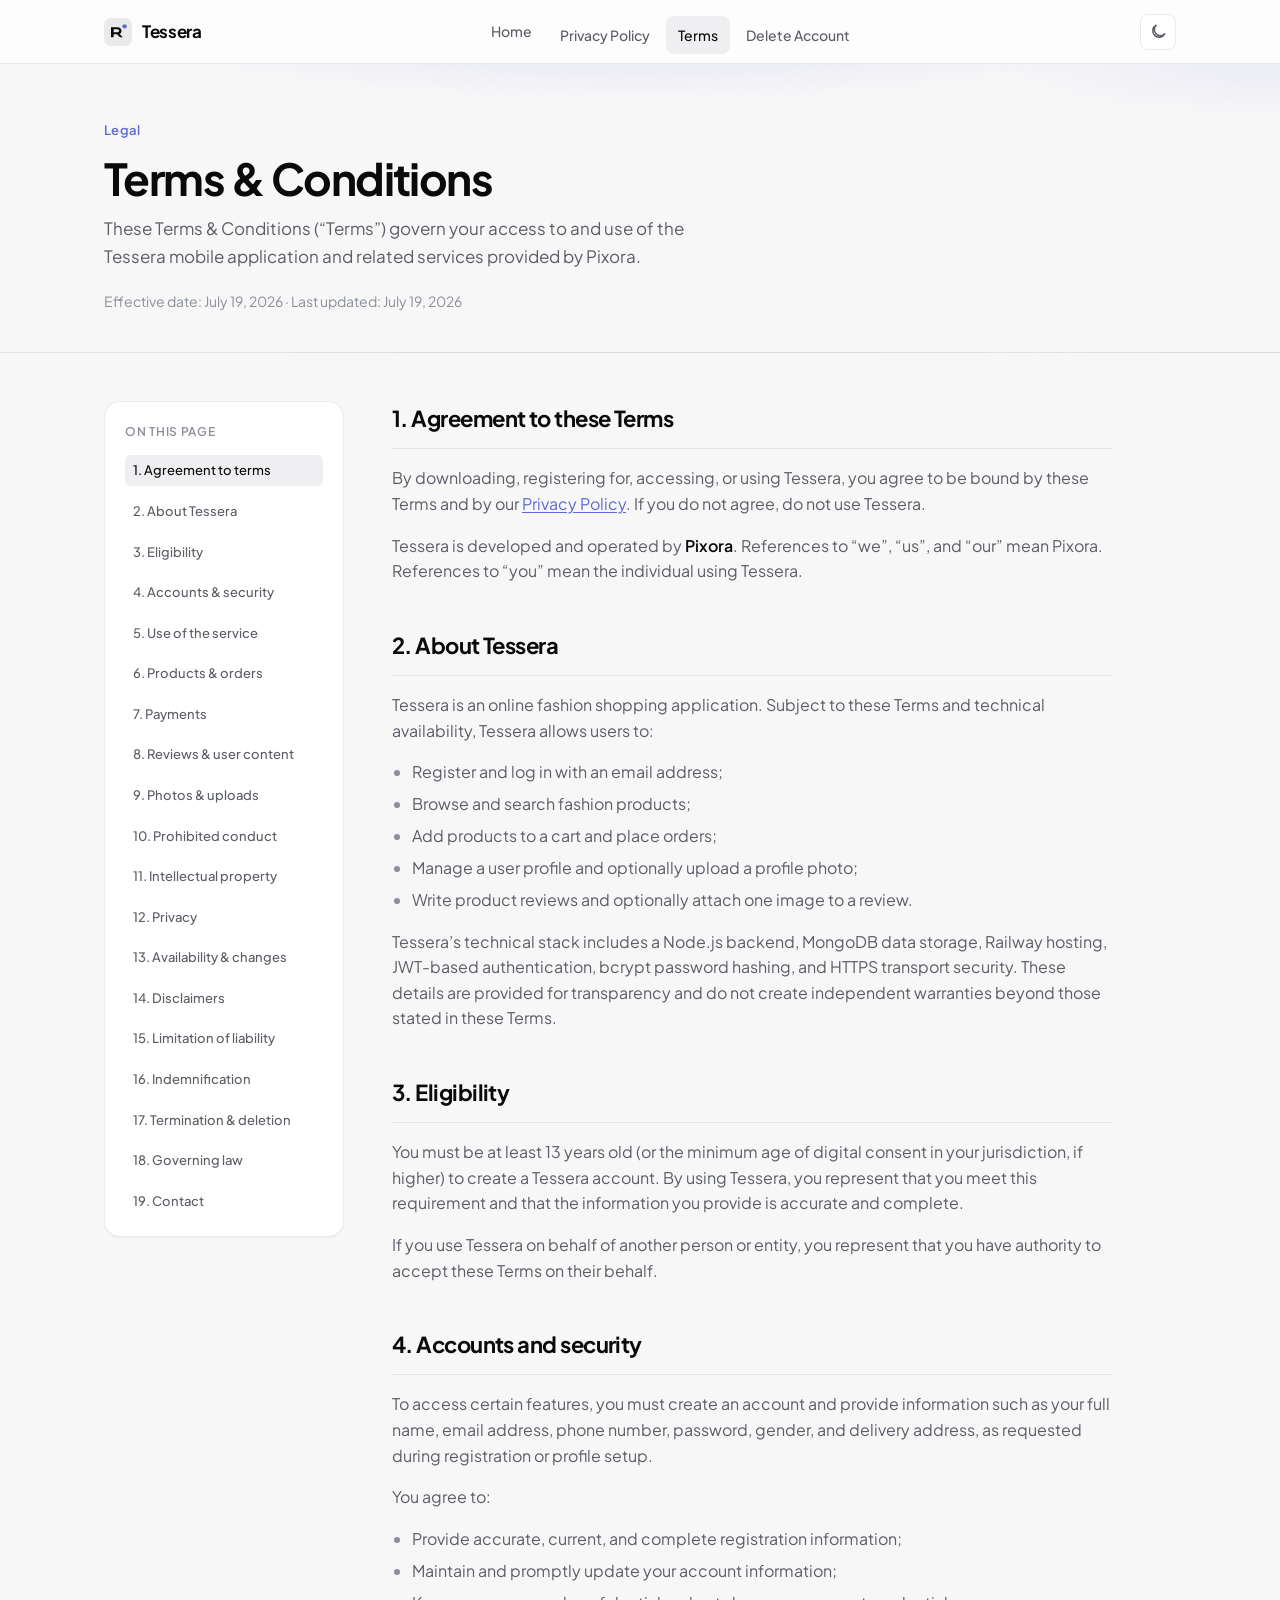
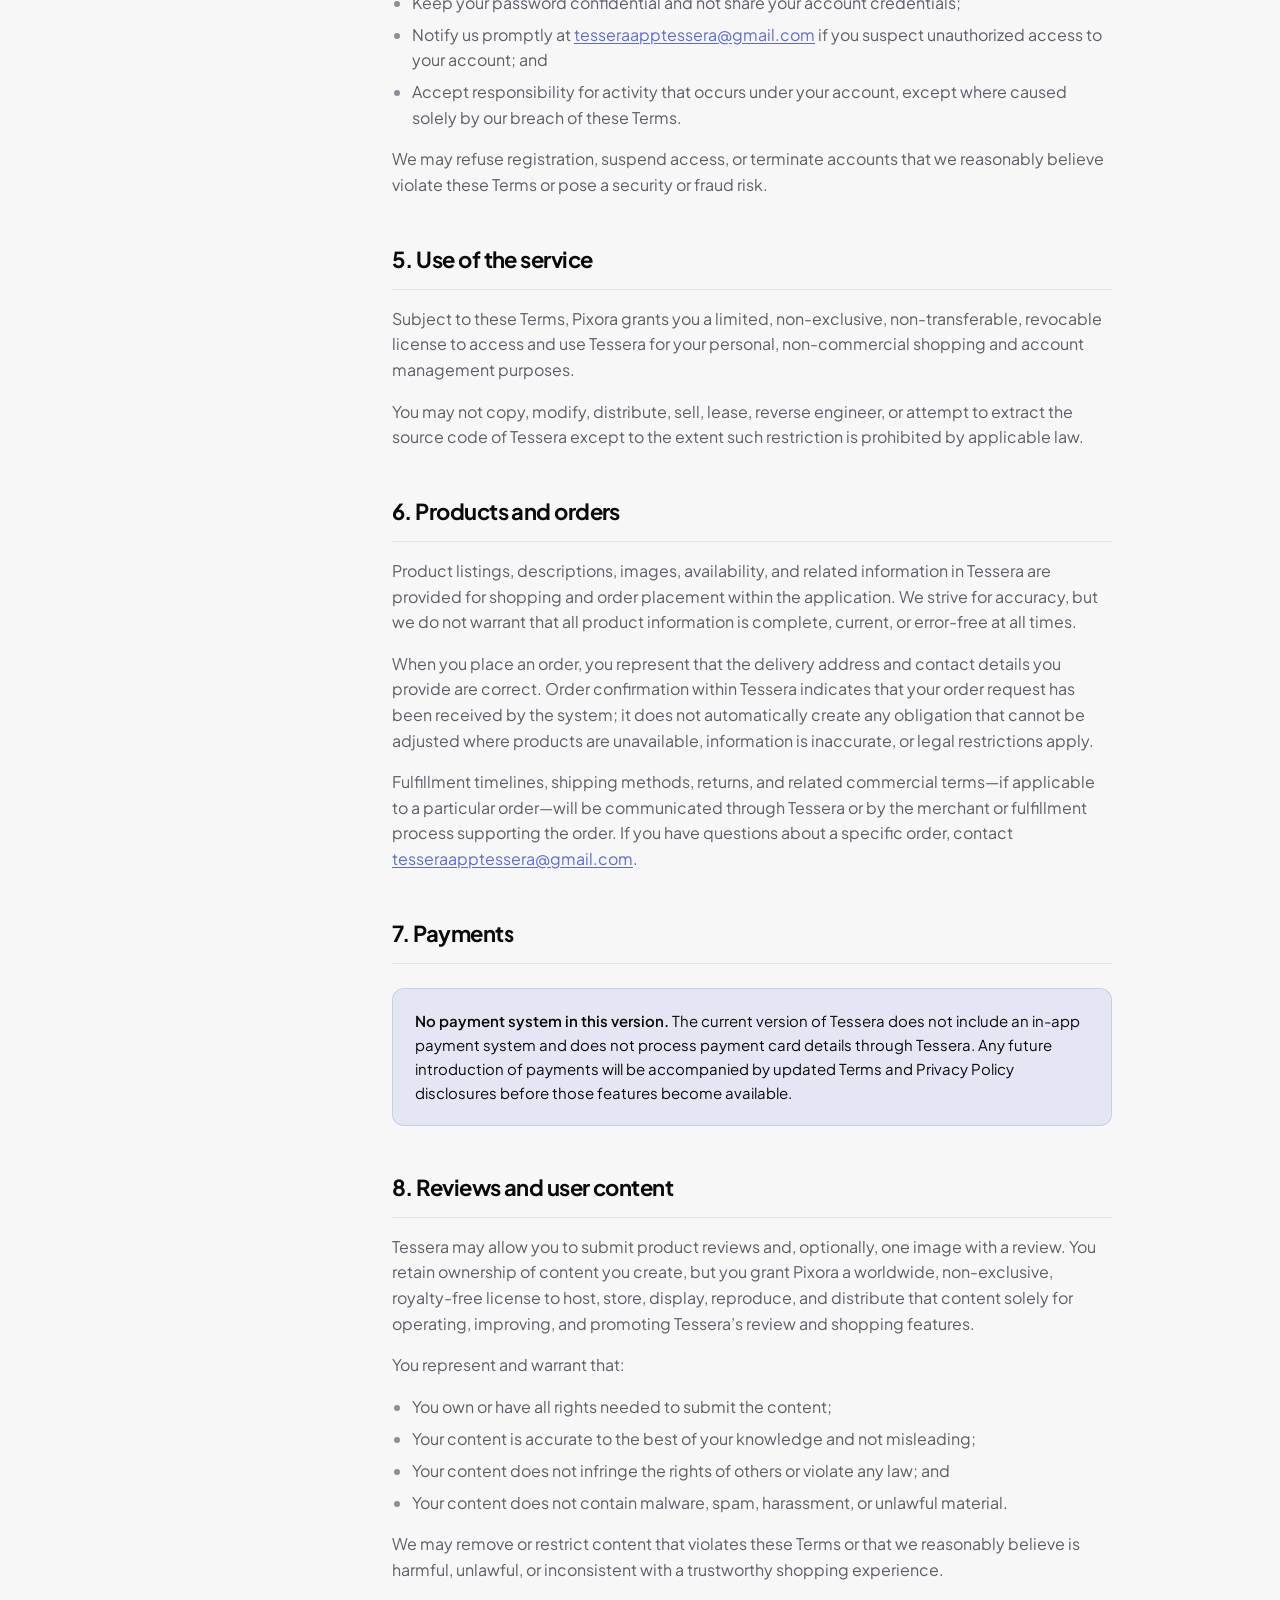
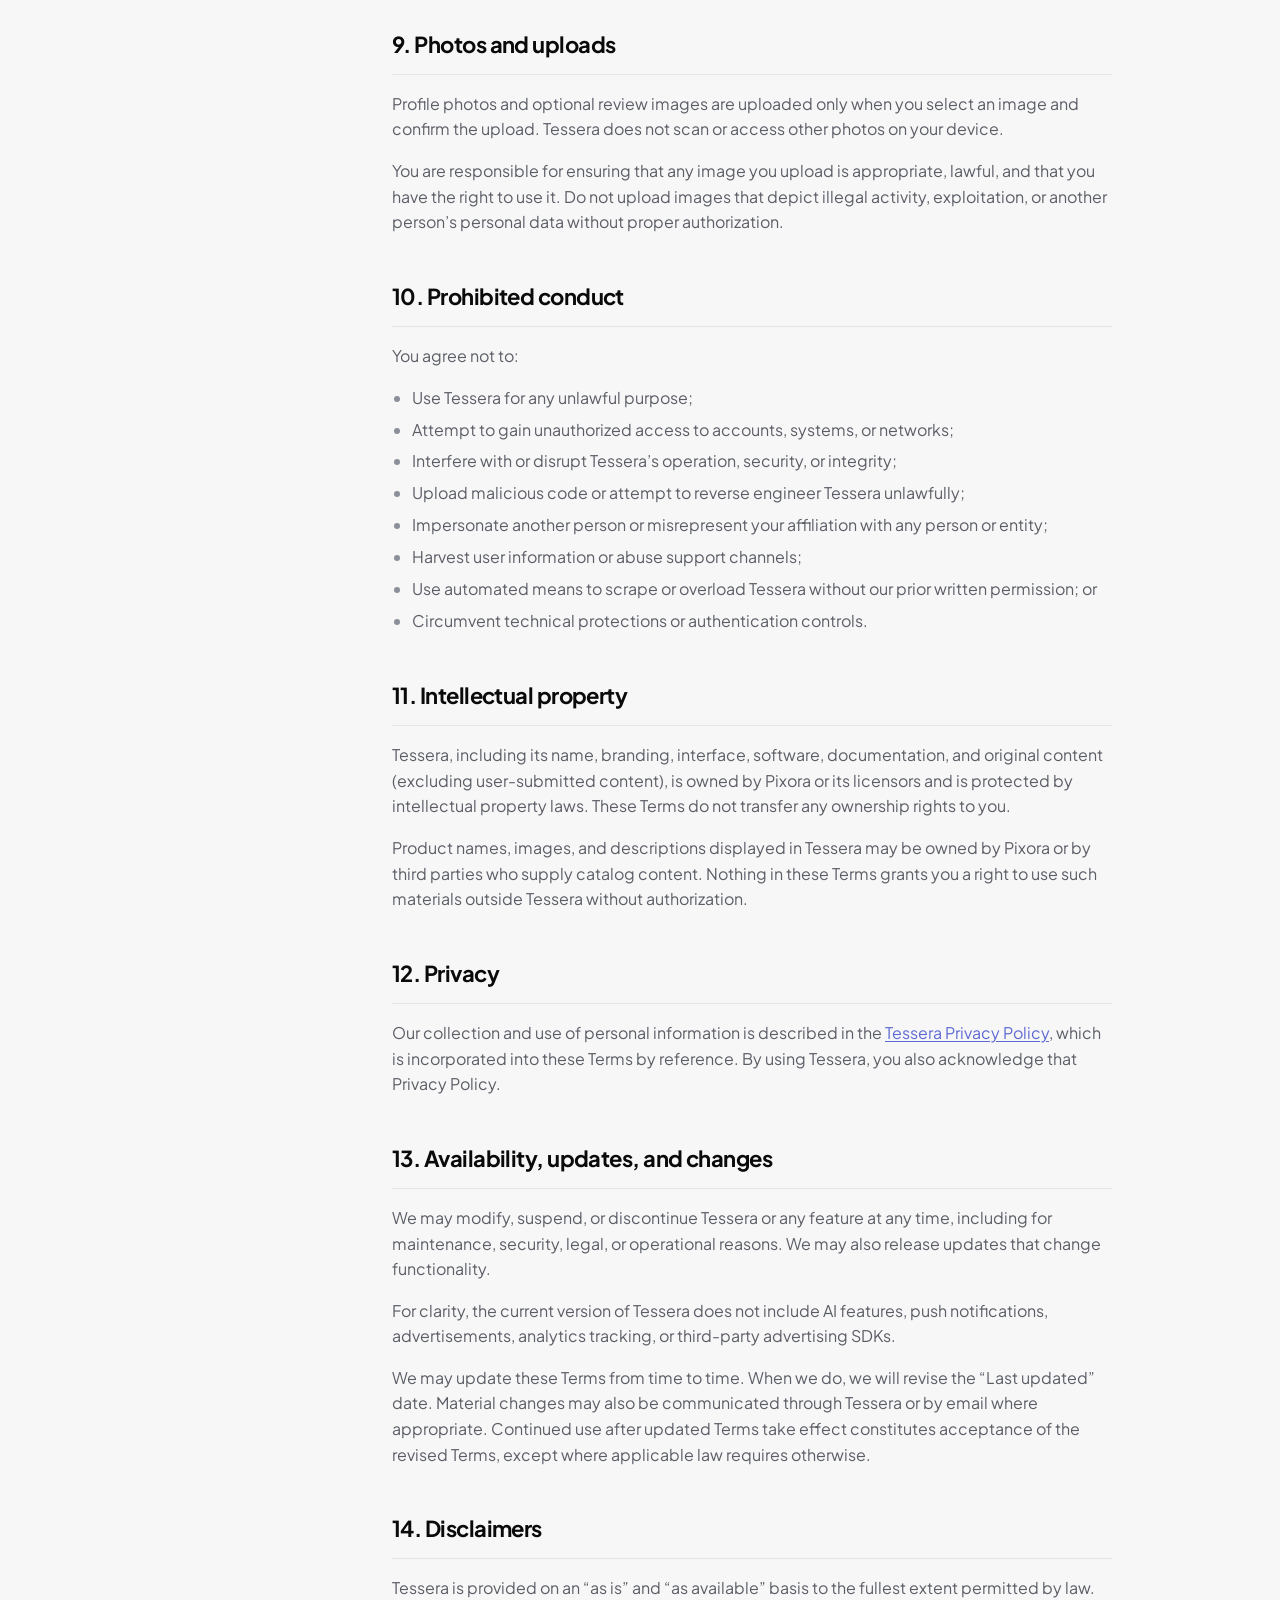
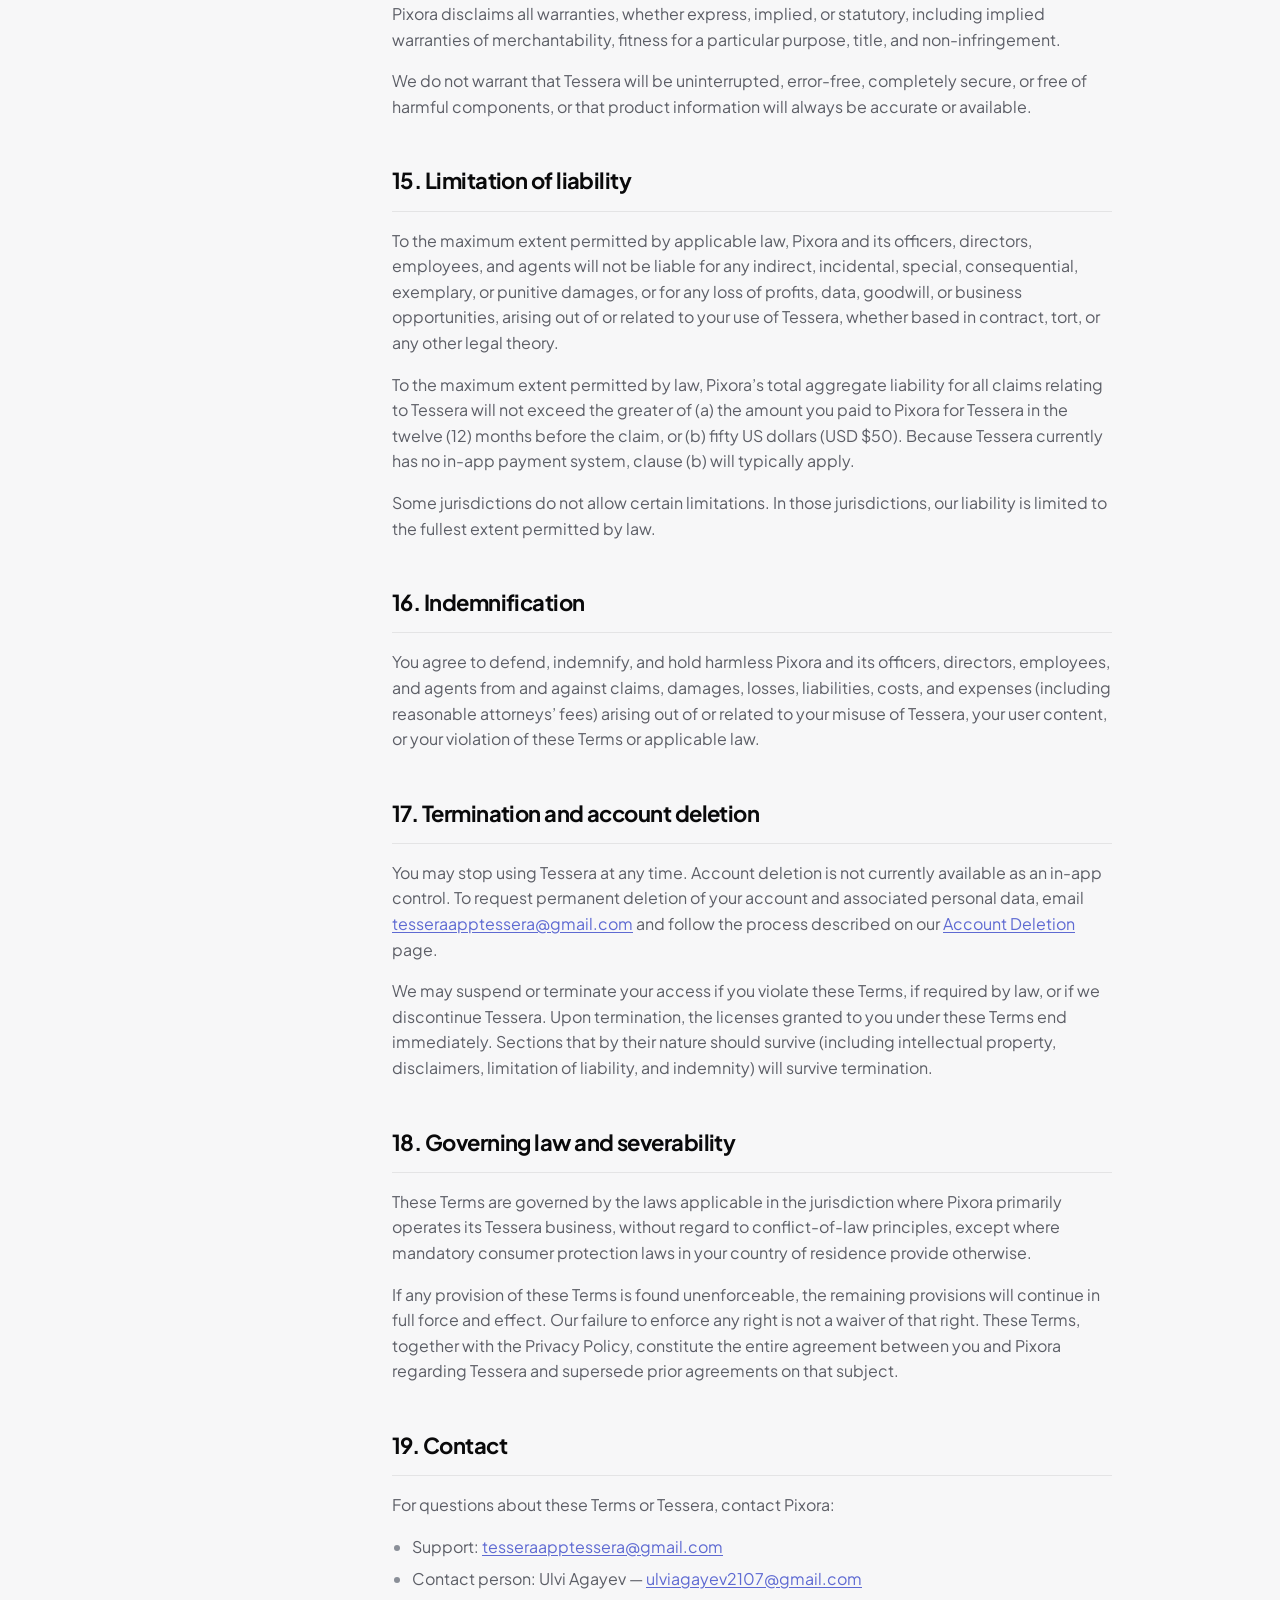
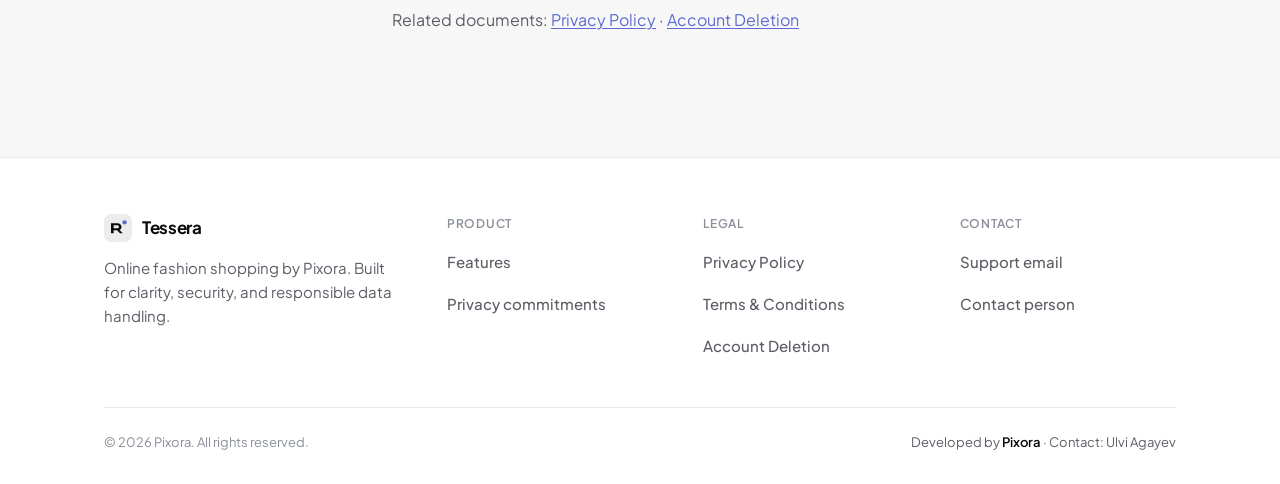
<file: terms.html>
<!DOCTYPE html>
<html lang="en" data-theme="dark">
  <head>
    <meta charset="UTF-8" />
    <meta name="viewport" content="width=device-width, initial-scale=1.0" />
    <title>Terms &amp; Conditions — Tessera by Pixora</title>
    <meta
      name="description"
      content="Terms and Conditions for Tessera by Pixora. Read the rules governing use of the Tessera fashion shopping application."
    />
    <meta name="author" content="Pixora" />
    <meta name="robots" content="index, follow" />
    <meta name="theme-color" content="#0A0A0B" />
    <link rel="canonical" href="https://tessera.app/terms.html" />

    <meta property="og:type" content="website" />
    <meta property="og:site_name" content="Tessera" />
    <meta property="og:title" content="Terms &amp; Conditions — Tessera" />
    <meta
      property="og:description"
      content="Terms governing use of the Tessera online fashion shopping application by Pixora."
    />
    <meta property="og:url" content="https://tessera.app/terms.html" />
    <meta property="og:image" content="https://tessera.app/favicon.svg" />

    <meta name="twitter:card" content="summary" />
    <meta name="twitter:title" content="Terms &amp; Conditions — Tessera" />
    <meta
      name="twitter:description"
      content="Terms governing use of the Tessera online fashion shopping application by Pixora."
    />

    <link rel="icon" href="favicon.svg" type="image/svg+xml" />
    <link rel="preconnect" href="https://fonts.googleapis.com" />
    <link rel="preconnect" href="https://fonts.gstatic.com" crossorigin />
    <link
      href="https://fonts.googleapis.com/css2?family=JetBrains+Mono:wght@500&family=Plus+Jakarta+Sans:wght@400;500;600;700&display=swap"
      rel="stylesheet"
    />
    <link rel="stylesheet" href="styles.css" />
    <script>
      (function () {
        try {
          var t = localStorage.getItem("tessera-theme");
          if (t === "light" || t === "dark") {
            document.documentElement.setAttribute("data-theme", t);
          } else if (window.matchMedia("(prefers-color-scheme: light)").matches) {
            document.documentElement.setAttribute("data-theme", "light");
          }
        } catch (e) {}
      })();
    </script>
  </head>
  <body>
    <a class="skip-link" href="#main">Skip to content</a>

    <header class="nav" id="site-nav">
      <div class="nav__inner">
        <a class="nav__brand" href="index.html" aria-label="Tessera home">
          <svg class="nav__logo" viewBox="0 0 32 32" fill="none" aria-hidden="true">
            <rect width="32" height="32" rx="8" fill="currentColor" opacity="0.08" />
            <path d="M8 10.5h7.2c2.9 0 4.8 1.7 4.8 4.2 0 1.7-.8 3-2.2 3.7L21.5 22h-3.3l-3.3-3.4H11V22H8V10.5zm3 5.9h3.9c1.4 0 2.2-.7 2.2-1.8s-.8-1.8-2.2-1.8H11v3.6z" fill="currentColor" />
            <circle cx="23.5" cy="9.5" r="2.5" fill="var(--accent)" />
          </svg>
          Tessera
        </a>
        <nav aria-label="Primary">
          <ul class="nav__links" id="nav-links">
            <li><a href="index.html">Home</a></li>
            <li><a href="privacy-policy.html">Privacy Policy</a></li>
            <li><a href="terms.html" aria-current="page">Terms</a></li>
            <li><a href="account-deletion.html">Delete Account</a></li>
          </ul>
        </nav>
        <div class="nav__actions">
          <button type="button" class="theme-toggle" id="theme-toggle" aria-label="Toggle theme">
            <svg class="icon-moon" viewBox="0 0 24 24" fill="none" stroke="currentColor" stroke-width="2" aria-hidden="true">
              <path d="M21 14.5A8.5 8.5 0 1 1 9.5 3a7 7 0 0 0 11.5 11.5z" stroke-linecap="round" stroke-linejoin="round" />
            </svg>
            <svg class="icon-sun" viewBox="0 0 24 24" fill="none" stroke="currentColor" stroke-width="2" aria-hidden="true">
              <circle cx="12" cy="12" r="4" />
              <path d="M12 2v2M12 20v2M4.93 4.93l1.41 1.41M17.66 17.66l1.41 1.41M2 12h2M20 12h2M4.93 19.07l1.41-1.41M17.66 6.34l1.41-1.41" stroke-linecap="round" />
            </svg>
          </button>
          <button type="button" class="nav__menu-btn" id="menu-toggle" aria-label="Open menu" aria-expanded="false" aria-controls="nav-links">
            <svg viewBox="0 0 24 24" fill="none" stroke="currentColor" stroke-width="2" aria-hidden="true">
              <path d="M4 7h16M4 12h16M4 17h16" stroke-linecap="round" />
            </svg>
          </button>
        </div>
      </div>
    </header>

    <main id="main">
      <header class="page-hero">
        <div class="page-hero__inner fade-in">
          <p class="page-hero__eyebrow">Legal</p>
          <h1>Terms &amp; Conditions</h1>
          <p class="page-hero__desc">
            These Terms &amp; Conditions (“Terms”) govern your access to and use of the Tessera mobile
            application and related services provided by Pixora.
          </p>
          <p class="page-hero__updated">Effective date: July 19, 2026 · Last updated: July 19, 2026</p>
        </div>
      </header>

      <div class="legal">
        <div class="legal__layout">
          <aside class="toc" aria-label="Table of contents">
            <h2>On this page</h2>
            <ol>
              <li><a href="#agreement">1. Agreement to terms</a></li>
              <li><a href="#descriptions">2. About Tessera</a></li>
              <li><a href="#eligibility">3. Eligibility</a></li>
              <li><a href="#accounts">4. Accounts &amp; security</a></li>
              <li><a href="#services">5. Use of the service</a></li>
              <li><a href="#orders">6. Products &amp; orders</a></li>
              <li><a href="#payments">7. Payments</a></li>
              <li><a href="#reviews">8. Reviews &amp; user content</a></li>
              <li><a href="#photos">9. Photos &amp; uploads</a></li>
              <li><a href="#prohibited">10. Prohibited conduct</a></li>
              <li><a href="#ip">11. Intellectual property</a></li>
              <li><a href="#privacy">12. Privacy</a></li>
              <li><a href="#availability">13. Availability &amp; changes</a></li>
              <li><a href="#disclaimers">14. Disclaimers</a></li>
              <li><a href="#liability">15. Limitation of liability</a></li>
              <li><a href="#indemnity">16. Indemnification</a></li>
              <li><a href="#termination">17. Termination &amp; deletion</a></li>
              <li><a href="#governing">18. Governing law</a></li>
              <li><a href="#contact">19. Contact</a></li>
            </ol>
          </aside>

          <article class="prose">
            <section id="agreement">
              <h2>1. Agreement to these Terms</h2>
              <p>
                By downloading, registering for, accessing, or using Tessera, you agree to be bound by
                these Terms and by our
                <a href="privacy-policy.html">Privacy Policy</a>. If you do not agree, do not use Tessera.
              </p>
              <p>
                Tessera is developed and operated by <strong>Pixora</strong>. References to “we”, “us”,
                and “our” mean Pixora. References to “you” mean the individual using Tessera.
              </p>
            </section>

            <section id="descriptions">
              <h2>2. About Tessera</h2>
              <p>
                Tessera is an online fashion shopping application. Subject to these Terms and technical
                availability, Tessera allows users to:
              </p>
              <ul>
                <li>Register and log in with an email address;</li>
                <li>Browse and search fashion products;</li>
                <li>Add products to a cart and place orders;</li>
                <li>Manage a user profile and optionally upload a profile photo;</li>
                <li>Write product reviews and optionally attach one image to a review.</li>
              </ul>
              <p>
                Tessera’s technical stack includes a Node.js backend, MongoDB data storage, Railway
                hosting, JWT-based authentication, bcrypt password hashing, and HTTPS transport
                security. These details are provided for transparency and do not create independent
                warranties beyond those stated in these Terms.
              </p>
            </section>

            <section id="eligibility">
              <h2>3. Eligibility</h2>
              <p>
                You must be at least 13 years old (or the minimum age of digital consent in your
                jurisdiction, if higher) to create a Tessera account. By using Tessera, you represent that
                you meet this requirement and that the information you provide is accurate and complete.
              </p>
              <p>
                If you use Tessera on behalf of another person or entity, you represent that you have
                authority to accept these Terms on their behalf.
              </p>
            </section>

            <section id="accounts">
              <h2>4. Accounts and security</h2>
              <p>
                To access certain features, you must create an account and provide information such as
                your full name, email address, phone number, password, gender, and delivery address, as
                requested during registration or profile setup.
              </p>
              <p>You agree to:</p>
              <ul>
                <li>Provide accurate, current, and complete registration information;</li>
                <li>Maintain and promptly update your account information;</li>
                <li>Keep your password confidential and not share your account credentials;</li>
                <li>Notify us promptly at <a href="mailto:tesseraapptessera@gmail.com">tesseraapptessera@gmail.com</a> if you suspect unauthorized access to your account; and</li>
                <li>Accept responsibility for activity that occurs under your account, except where caused solely by our breach of these Terms.</li>
              </ul>
              <p>
                We may refuse registration, suspend access, or terminate accounts that we reasonably
                believe violate these Terms or pose a security or fraud risk.
              </p>
            </section>

            <section id="services">
              <h2>5. Use of the service</h2>
              <p>
                Subject to these Terms, Pixora grants you a limited, non-exclusive, non-transferable,
                revocable license to access and use Tessera for your personal, non-commercial shopping and
                account management purposes.
              </p>
              <p>
                You may not copy, modify, distribute, sell, lease, reverse engineer, or attempt to extract
                the source code of Tessera except to the extent such restriction is prohibited by
                applicable law.
              </p>
            </section>

            <section id="orders">
              <h2>6. Products and orders</h2>
              <p>
                Product listings, descriptions, images, availability, and related information in Tessera
                are provided for shopping and order placement within the application. We strive for
                accuracy, but we do not warrant that all product information is complete, current, or
                error-free at all times.
              </p>
              <p>
                When you place an order, you represent that the delivery address and contact details you
                provide are correct. Order confirmation within Tessera indicates that your order request
                has been received by the system; it does not automatically create any obligation that
                cannot be adjusted where products are unavailable, information is inaccurate, or legal
                restrictions apply.
              </p>
              <p>
                Fulfillment timelines, shipping methods, returns, and related commercial terms—if
                applicable to a particular order—will be communicated through Tessera or by the merchant
                or fulfillment process supporting the order. If you have questions about a specific order,
                contact <a href="mailto:tesseraapptessera@gmail.com">tesseraapptessera@gmail.com</a>.
              </p>
            </section>

            <section id="payments">
              <h2>7. Payments</h2>
              <div class="callout">
                <p>
                  <strong>No payment system in this version.</strong> The current version of Tessera does
                  not include an in-app payment system and does not process payment card details through
                  Tessera. Any future introduction of payments will be accompanied by updated Terms and
                  Privacy Policy disclosures before those features become available.
                </p>
              </div>
            </section>

            <section id="reviews">
              <h2>8. Reviews and user content</h2>
              <p>
                Tessera may allow you to submit product reviews and, optionally, one image with a review.
                You retain ownership of content you create, but you grant Pixora a worldwide,
                non-exclusive, royalty-free license to host, store, display, reproduce, and distribute that
                content solely for operating, improving, and promoting Tessera’s review and shopping
                features.
              </p>
              <p>You represent and warrant that:</p>
              <ul>
                <li>You own or have all rights needed to submit the content;</li>
                <li>Your content is accurate to the best of your knowledge and not misleading;</li>
                <li>Your content does not infringe the rights of others or violate any law; and</li>
                <li>Your content does not contain malware, spam, harassment, or unlawful material.</li>
              </ul>
              <p>
                We may remove or restrict content that violates these Terms or that we reasonably believe
                is harmful, unlawful, or inconsistent with a trustworthy shopping experience.
              </p>
            </section>

            <section id="photos">
              <h2>9. Photos and uploads</h2>
              <p>
                Profile photos and optional review images are uploaded only when you select an image and
                confirm the upload. Tessera does not scan or access other photos on your device.
              </p>
              <p>
                You are responsible for ensuring that any image you upload is appropriate, lawful, and
                that you have the right to use it. Do not upload images that depict illegal activity,
                exploitation, or another person’s personal data without proper authorization.
              </p>
            </section>

            <section id="prohibited">
              <h2>10. Prohibited conduct</h2>
              <p>You agree not to:</p>
              <ul>
                <li>Use Tessera for any unlawful purpose;</li>
                <li>Attempt to gain unauthorized access to accounts, systems, or networks;</li>
                <li>Interfere with or disrupt Tessera’s operation, security, or integrity;</li>
                <li>Upload malicious code or attempt to reverse engineer Tessera unlawfully;</li>
                <li>Impersonate another person or misrepresent your affiliation with any person or entity;</li>
                <li>Harvest user information or abuse support channels;</li>
                <li>Use automated means to scrape or overload Tessera without our prior written permission; or</li>
                <li>Circumvent technical protections or authentication controls.</li>
              </ul>
            </section>

            <section id="ip">
              <h2>11. Intellectual property</h2>
              <p>
                Tessera, including its name, branding, interface, software, documentation, and original
                content (excluding user-submitted content), is owned by Pixora or its licensors and is
                protected by intellectual property laws. These Terms do not transfer any ownership rights
                to you.
              </p>
              <p>
                Product names, images, and descriptions displayed in Tessera may be owned by Pixora or by
                third parties who supply catalog content. Nothing in these Terms grants you a right to use
                such materials outside Tessera without authorization.
              </p>
            </section>

            <section id="privacy">
              <h2>12. Privacy</h2>
              <p>
                Our collection and use of personal information is described in the
                <a href="privacy-policy.html">Tessera Privacy Policy</a>, which is incorporated into these
                Terms by reference. By using Tessera, you also acknowledge that Privacy Policy.
              </p>
            </section>

            <section id="availability">
              <h2>13. Availability, updates, and changes</h2>
              <p>
                We may modify, suspend, or discontinue Tessera or any feature at any time, including for
                maintenance, security, legal, or operational reasons. We may also release updates that
                change functionality.
              </p>
              <p>
                For clarity, the current version of Tessera does not include AI features, push
                notifications, advertisements, analytics tracking, or third-party advertising SDKs.
              </p>
              <p>
                We may update these Terms from time to time. When we do, we will revise the “Last updated”
                date. Material changes may also be communicated through Tessera or by email where
                appropriate. Continued use after updated Terms take effect constitutes acceptance of the
                revised Terms, except where applicable law requires otherwise.
              </p>
            </section>

            <section id="disclaimers">
              <h2>14. Disclaimers</h2>
              <p>
                Tessera is provided on an “as is” and “as available” basis to the fullest extent permitted
                by law. Pixora disclaims all warranties, whether express, implied, or statutory, including
                implied warranties of merchantability, fitness for a particular purpose, title, and
                non-infringement.
              </p>
              <p>
                We do not warrant that Tessera will be uninterrupted, error-free, completely secure, or
                free of harmful components, or that product information will always be accurate or
                available.
              </p>
            </section>

            <section id="liability">
              <h2>15. Limitation of liability</h2>
              <p>
                To the maximum extent permitted by applicable law, Pixora and its officers, directors,
                employees, and agents will not be liable for any indirect, incidental, special,
                consequential, exemplary, or punitive damages, or for any loss of profits, data, goodwill,
                or business opportunities, arising out of or related to your use of Tessera, whether based
                in contract, tort, or any other legal theory.
              </p>
              <p>
                To the maximum extent permitted by law, Pixora’s total aggregate liability for all claims
                relating to Tessera will not exceed the greater of (a) the amount you paid to Pixora for
                Tessera in the twelve (12) months before the claim, or (b) fifty US dollars (USD $50).
                Because Tessera currently has no in-app payment system, clause (b) will typically apply.
              </p>
              <p>
                Some jurisdictions do not allow certain limitations. In those jurisdictions, our liability
                is limited to the fullest extent permitted by law.
              </p>
            </section>

            <section id="indemnity">
              <h2>16. Indemnification</h2>
              <p>
                You agree to defend, indemnify, and hold harmless Pixora and its officers, directors,
                employees, and agents from and against claims, damages, losses, liabilities, costs, and
                expenses (including reasonable attorneys’ fees) arising out of or related to your misuse of
                Tessera, your user content, or your violation of these Terms or applicable law.
              </p>
            </section>

            <section id="termination">
              <h2>17. Termination and account deletion</h2>
              <p>
                You may stop using Tessera at any time. Account deletion is not currently available as an
                in-app control. To request permanent deletion of your account and associated personal data,
                email
                <a href="mailto:tesseraapptessera@gmail.com">tesseraapptessera@gmail.com</a>
                and follow the process described on our
                <a href="account-deletion.html">Account Deletion</a> page.
              </p>
              <p>
                We may suspend or terminate your access if you violate these Terms, if required by law, or
                if we discontinue Tessera. Upon termination, the licenses granted to you under these Terms
                end immediately. Sections that by their nature should survive (including intellectual
                property, disclaimers, limitation of liability, and indemnity) will survive termination.
              </p>
            </section>

            <section id="governing">
              <h2>18. Governing law and severability</h2>
              <p>
                These Terms are governed by the laws applicable in the jurisdiction where Pixora primarily
                operates its Tessera business, without regard to conflict-of-law principles, except where
                mandatory consumer protection laws in your country of residence provide otherwise.
              </p>
              <p>
                If any provision of these Terms is found unenforceable, the remaining provisions will
                continue in full force and effect. Our failure to enforce any right is not a waiver of
                that right. These Terms, together with the Privacy Policy, constitute the entire agreement
                between you and Pixora regarding Tessera and supersede prior agreements on that subject.
              </p>
            </section>

            <section id="contact">
              <h2>19. Contact</h2>
              <p>For questions about these Terms or Tessera, contact Pixora:</p>
              <ul>
                <li>
                  Support:
                  <a href="mailto:tesseraapptessera@gmail.com">tesseraapptessera@gmail.com</a>
                </li>
                <li>
                  Contact person: Ulvi Agayev —
                  <a href="mailto:ulviagayev2107@gmail.com">ulviagayev2107@gmail.com</a>
                </li>
              </ul>
              <p>
                Related documents:
                <a href="privacy-policy.html">Privacy Policy</a> ·
                <a href="account-deletion.html">Account Deletion</a>
              </p>
            </section>
          </article>
        </div>
      </div>
    </main>

    <footer class="footer">
      <div class="container">
        <div class="footer__grid">
          <div>
            <a class="footer__brand" href="index.html">
              <svg width="28" height="28" viewBox="0 0 32 32" fill="none" aria-hidden="true">
                <rect width="32" height="32" rx="8" fill="currentColor" opacity="0.08" />
                <path d="M8 10.5h7.2c2.9 0 4.8 1.7 4.8 4.2 0 1.7-.8 3-2.2 3.7L21.5 22h-3.3l-3.3-3.4H11V22H8V10.5zm3 5.9h3.9c1.4 0 2.2-.7 2.2-1.8s-.8-1.8-2.2-1.8H11v3.6z" fill="currentColor" />
                <circle cx="23.5" cy="9.5" r="2.5" fill="var(--accent)" />
              </svg>
              Tessera
            </a>
            <p class="footer__tagline">
              Online fashion shopping by Pixora. Built for clarity, security, and responsible data
              handling.
            </p>
          </div>
          <div class="footer__col">
            <h3>Product</h3>
            <ul>
              <li><a href="index.html#features">Features</a></li>
              <li><a href="index.html#privacy">Privacy commitments</a></li>
            </ul>
          </div>
          <div class="footer__col">
            <h3>Legal</h3>
            <ul>
              <li><a href="privacy-policy.html">Privacy Policy</a></li>
              <li><a href="terms.html">Terms &amp; Conditions</a></li>
              <li><a href="account-deletion.html">Account Deletion</a></li>
            </ul>
          </div>
          <div class="footer__col">
            <h3>Contact</h3>
            <ul>
              <li><a href="mailto:tesseraapptessera@gmail.com">Support email</a></li>
              <li><a href="mailto:ulviagayev2107@gmail.com">Contact person</a></li>
            </ul>
          </div>
        </div>
        <div class="footer__bottom">
          <p>&copy; <span data-year></span> Pixora. All rights reserved.</p>
          <p class="footer__dev">Developed by <strong>Pixora</strong> · Contact: Ulvi Agayev</p>
        </div>
      </div>
    </footer>

    <script src="script.js" defer></script>
  </body>
</html>
</file>
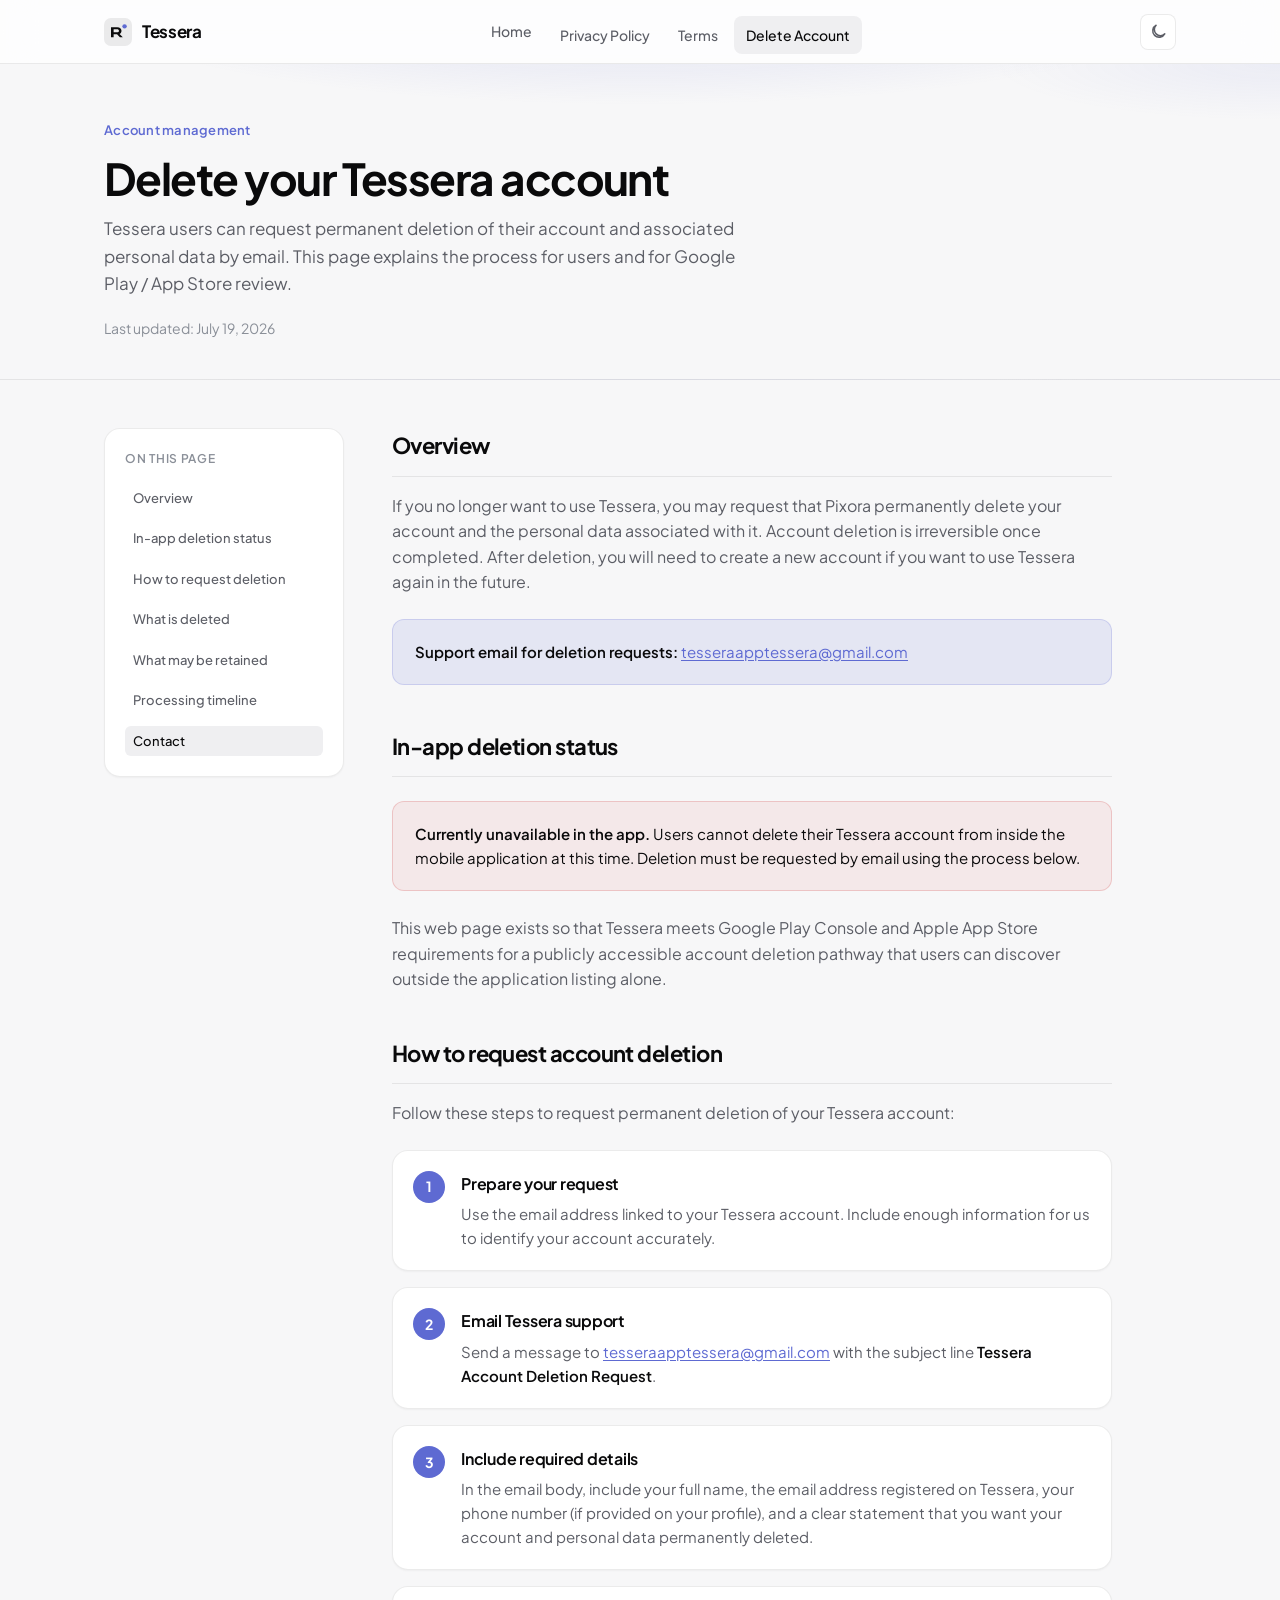
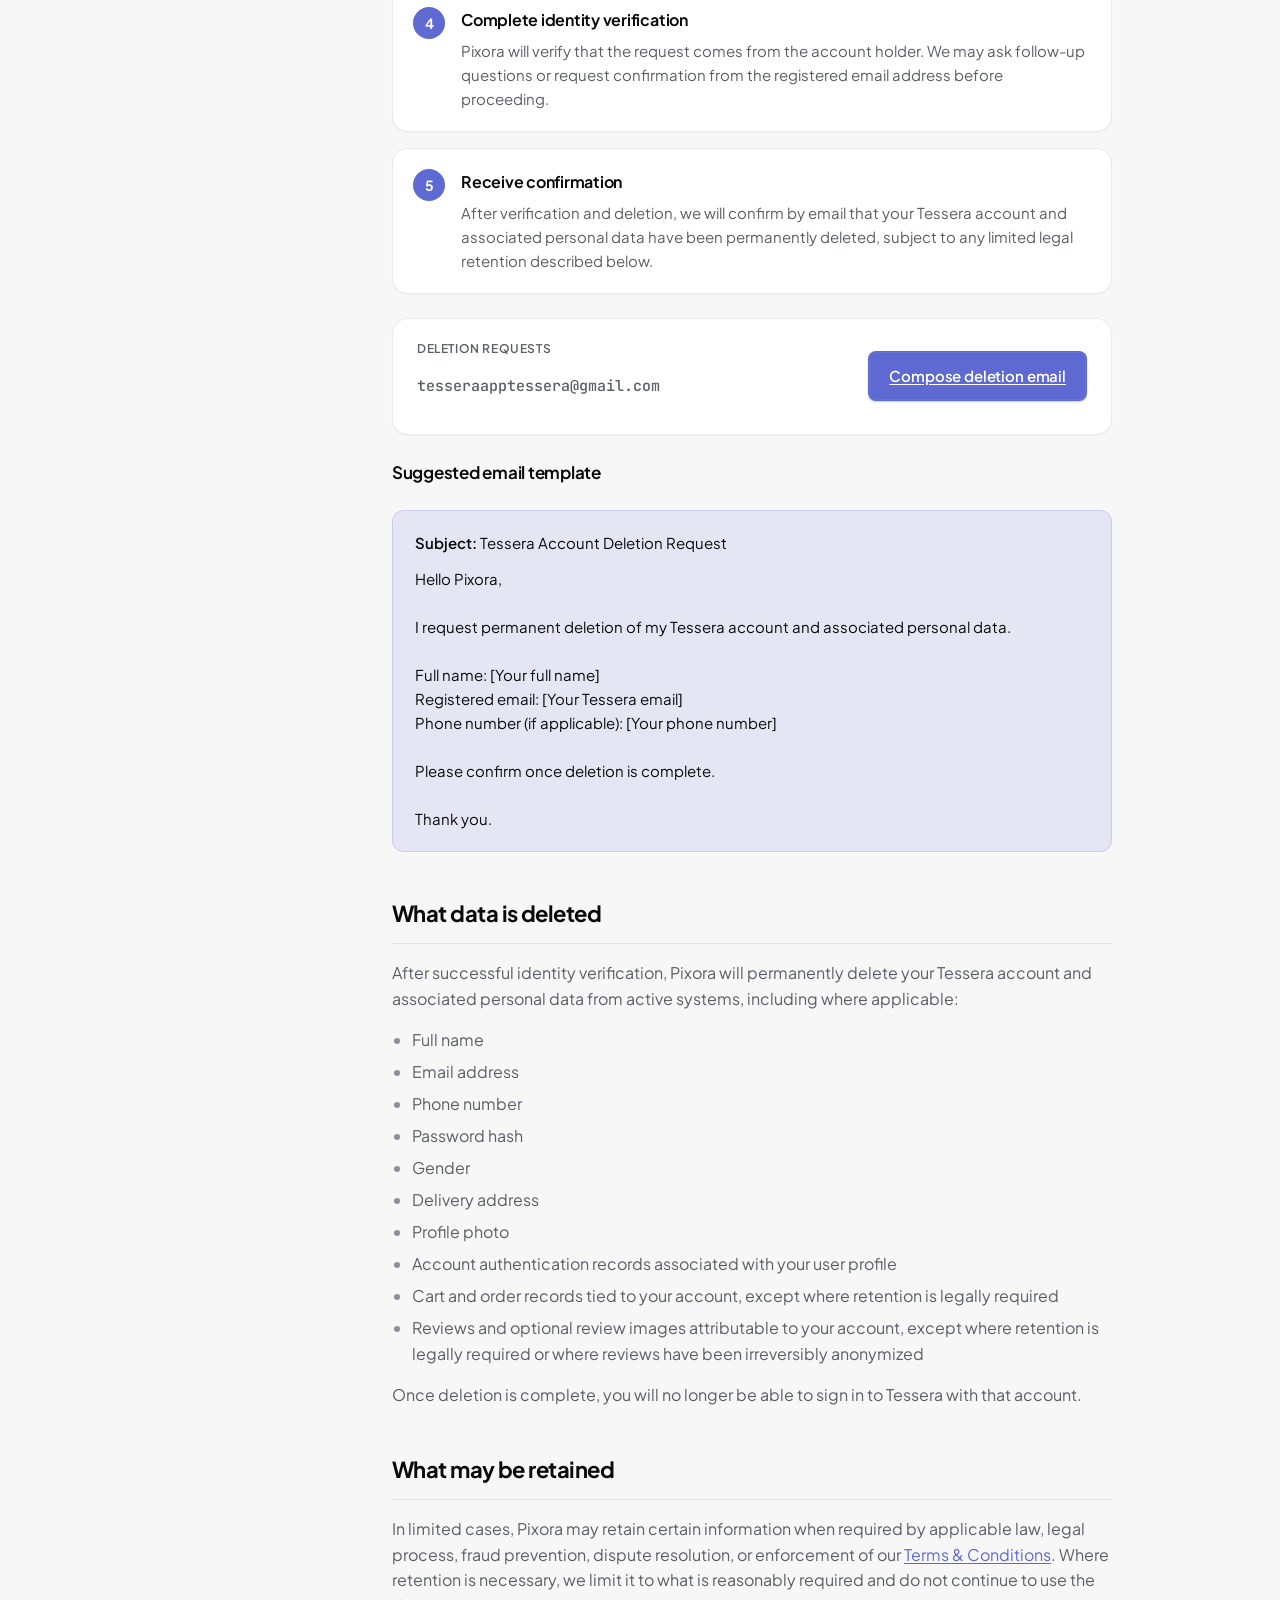
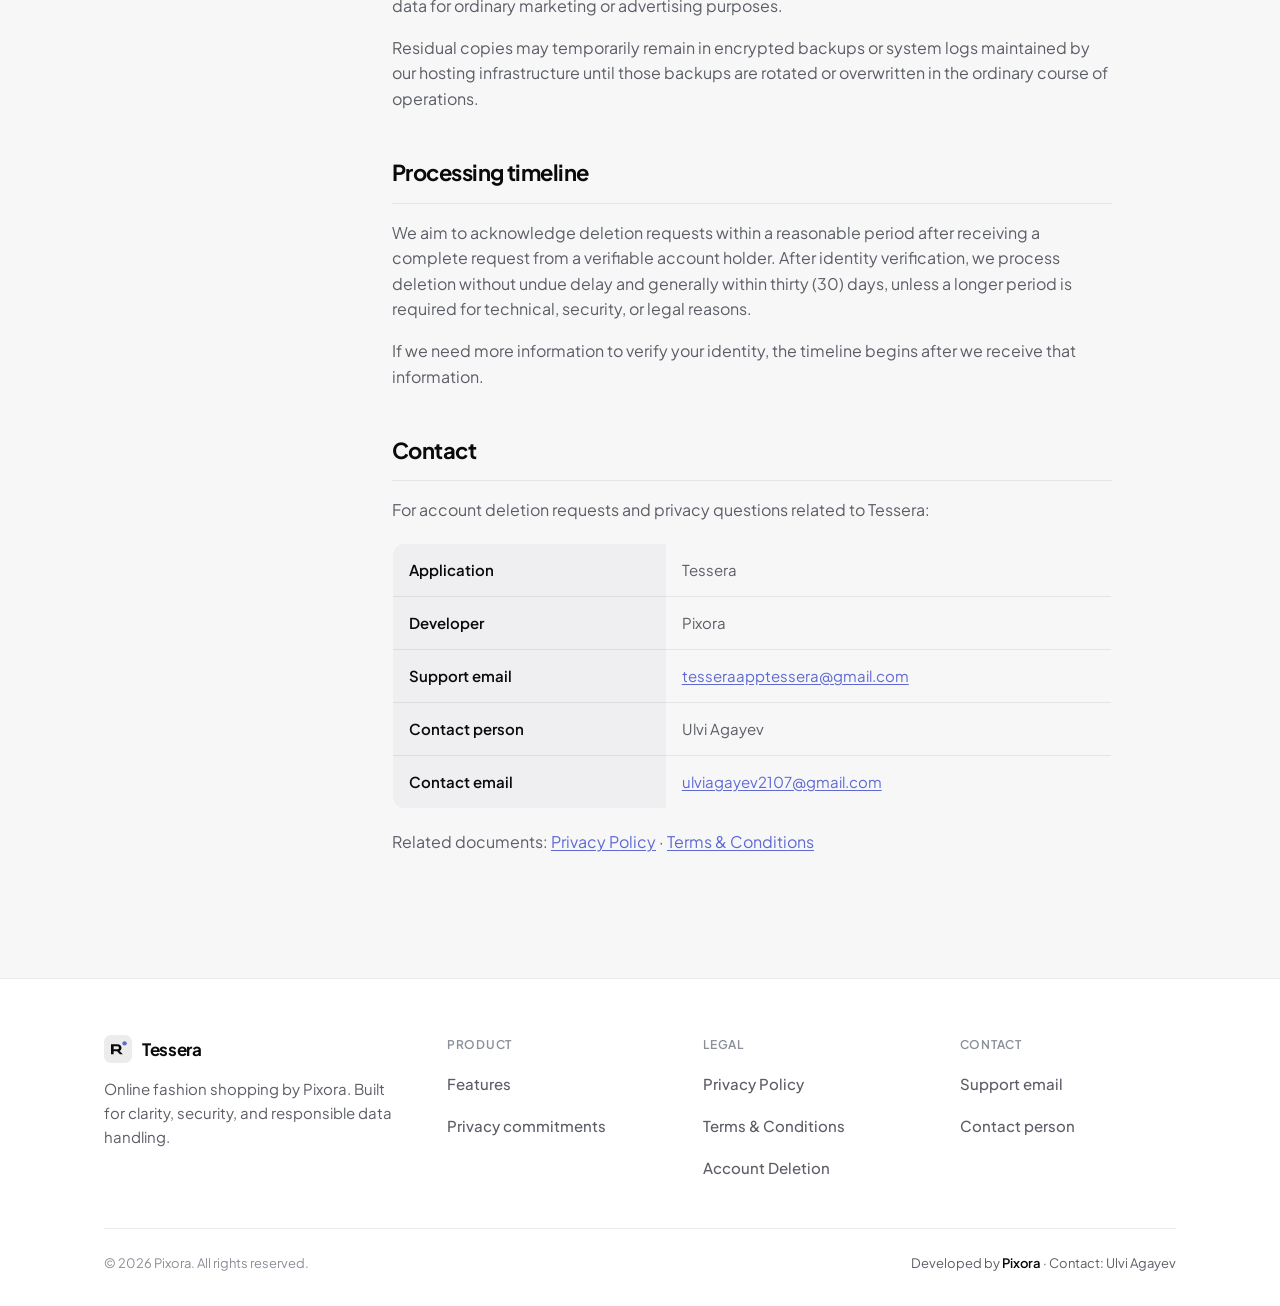
<file: privacy-policy/account-deletion.html>
<!DOCTYPE html>
<html lang="en" data-theme="dark">
  <head>
    <meta charset="UTF-8" />
    <meta name="viewport" content="width=device-width, initial-scale=1.0" />
    <title>Account Deletion — Tessera by Pixora</title>
    <meta
      name="description"
      content="Request permanent deletion of your Tessera account and personal data. Step-by-step instructions for Google Play and App Store compliance."
    />
    <meta name="author" content="Pixora" />
    <meta name="robots" content="index, follow" />
    <meta name="theme-color" content="#0A0A0B" />
    <link rel="canonical" href="https://tessera.app/account-deletion.html" />

    <meta property="og:type" content="website" />
    <meta property="og:site_name" content="Tessera" />
    <meta property="og:title" content="Account Deletion — Tessera" />
    <meta
      property="og:description"
      content="How to permanently delete your Tessera account and associated personal data."
    />
    <meta property="og:url" content="https://tessera.app/account-deletion.html" />
    <meta property="og:image" content="https://tessera.app/favicon.svg" />

    <meta name="twitter:card" content="summary" />
    <meta name="twitter:title" content="Account Deletion — Tessera" />
    <meta
      name="twitter:description"
      content="How to permanently delete your Tessera account and associated personal data."
    />

    <link rel="icon" href="favicon.svg" type="image/svg+xml" />
    <link rel="preconnect" href="https://fonts.googleapis.com" />
    <link rel="preconnect" href="https://fonts.gstatic.com" crossorigin />
    <link
      href="https://fonts.googleapis.com/css2?family=JetBrains+Mono:wght@500&family=Plus+Jakarta+Sans:wght@400;500;600;700&display=swap"
      rel="stylesheet"
    />
    <link rel="stylesheet" href="styles.css" />
    <script>
      (function () {
        try {
          var t = localStorage.getItem("tessera-theme");
          if (t === "light" || t === "dark") {
            document.documentElement.setAttribute("data-theme", t);
          } else if (window.matchMedia("(prefers-color-scheme: light)").matches) {
            document.documentElement.setAttribute("data-theme", "light");
          }
        } catch (e) {}
      })();
    </script>
  </head>
  <body>
    <a class="skip-link" href="#main">Skip to content</a>

    <header class="nav" id="site-nav">
      <div class="nav__inner">
        <a class="nav__brand" href="index.html" aria-label="Tessera home">
          <svg class="nav__logo" viewBox="0 0 32 32" fill="none" aria-hidden="true">
            <rect width="32" height="32" rx="8" fill="currentColor" opacity="0.08" />
            <path d="M8 10.5h7.2c2.9 0 4.8 1.7 4.8 4.2 0 1.7-.8 3-2.2 3.7L21.5 22h-3.3l-3.3-3.4H11V22H8V10.5zm3 5.9h3.9c1.4 0 2.2-.7 2.2-1.8s-.8-1.8-2.2-1.8H11v3.6z" fill="currentColor" />
            <circle cx="23.5" cy="9.5" r="2.5" fill="var(--accent)" />
          </svg>
          Tessera
        </a>
        <nav aria-label="Primary">
          <ul class="nav__links" id="nav-links">
            <li><a href="index.html">Home</a></li>
            <li><a href="privacy-policy.html">Privacy Policy</a></li>
            <li><a href="terms.html">Terms</a></li>
            <li><a href="account-deletion.html" aria-current="page">Delete Account</a></li>
          </ul>
        </nav>
        <div class="nav__actions">
          <button type="button" class="theme-toggle" id="theme-toggle" aria-label="Toggle theme">
            <svg class="icon-moon" viewBox="0 0 24 24" fill="none" stroke="currentColor" stroke-width="2" aria-hidden="true">
              <path d="M21 14.5A8.5 8.5 0 1 1 9.5 3a7 7 0 0 0 11.5 11.5z" stroke-linecap="round" stroke-linejoin="round" />
            </svg>
            <svg class="icon-sun" viewBox="0 0 24 24" fill="none" stroke="currentColor" stroke-width="2" aria-hidden="true">
              <circle cx="12" cy="12" r="4" />
              <path d="M12 2v2M12 20v2M4.93 4.93l1.41 1.41M17.66 17.66l1.41 1.41M2 12h2M20 12h2M4.93 19.07l1.41-1.41M17.66 6.34l1.41-1.41" stroke-linecap="round" />
            </svg>
          </button>
          <button type="button" class="nav__menu-btn" id="menu-toggle" aria-label="Open menu" aria-expanded="false" aria-controls="nav-links">
            <svg viewBox="0 0 24 24" fill="none" stroke="currentColor" stroke-width="2" aria-hidden="true">
              <path d="M4 7h16M4 12h16M4 17h16" stroke-linecap="round" />
            </svg>
          </button>
        </div>
      </div>
    </header>

    <main id="main">
      <header class="page-hero">
        <div class="page-hero__inner fade-in">
          <p class="page-hero__eyebrow">Account management</p>
          <h1>Delete your Tessera account</h1>
          <p class="page-hero__desc">
            Tessera users can request permanent deletion of their account and associated personal data
            by email. This page explains the process for users and for Google Play / App Store review.
          </p>
          <p class="page-hero__updated">Last updated: July 19, 2026</p>
        </div>
      </header>

      <div class="legal">
        <div class="legal__layout">
          <aside class="toc" aria-label="Table of contents">
            <h2>On this page</h2>
            <ol>
              <li><a href="#overview">Overview</a></li>
              <li><a href="#in-app">In-app deletion status</a></li>
              <li><a href="#how-to">How to request deletion</a></li>
              <li><a href="#what-is-deleted">What is deleted</a></li>
              <li><a href="#retention">What may be retained</a></li>
              <li><a href="#timeline">Processing timeline</a></li>
              <li><a href="#contact">Contact</a></li>
            </ol>
          </aside>

          <article class="prose">
            <section id="overview">
              <h2>Overview</h2>
              <p>
                If you no longer want to use Tessera, you may request that Pixora permanently delete your
                account and the personal data associated with it. Account deletion is irreversible once
                completed. After deletion, you will need to create a new account if you want to use Tessera
                again in the future.
              </p>
              <div class="callout">
                <p>
                  <strong>Support email for deletion requests:</strong>
                  <a href="mailto:tesseraapptessera@gmail.com">tesseraapptessera@gmail.com</a>
                </p>
              </div>
            </section>

            <section id="in-app">
              <h2>In-app deletion status</h2>
              <div class="callout callout--warning">
                <p>
                  <strong>Currently unavailable in the app.</strong> Users cannot delete their Tessera
                  account from inside the mobile application at this time. Deletion must be requested by
                  email using the process below.
                </p>
              </div>
              <p>
                This web page exists so that Tessera meets Google Play Console and Apple App Store
                requirements for a publicly accessible account deletion pathway that users can discover
                outside the application listing alone.
              </p>
            </section>

            <section id="how-to">
              <h2>How to request account deletion</h2>
              <p>Follow these steps to request permanent deletion of your Tessera account:</p>

              <div class="steps">
                <div class="step reveal">
                  <span class="step__num" aria-hidden="true">1</span>
                  <div>
                    <h3>Prepare your request</h3>
                    <p>
                      Use the email address linked to your Tessera account. Include enough information for
                      us to identify your account accurately.
                    </p>
                  </div>
                </div>
                <div class="step reveal reveal-delay-1">
                  <span class="step__num" aria-hidden="true">2</span>
                  <div>
                    <h3>Email Tessera support</h3>
                    <p>
                      Send a message to
                      <a href="mailto:tesseraapptessera@gmail.com?subject=Tessera%20Account%20Deletion%20Request"
                        >tesseraapptessera@gmail.com</a
                      >
                      with the subject line <strong>Tessera Account Deletion Request</strong>.
                    </p>
                  </div>
                </div>
                <div class="step reveal reveal-delay-2">
                  <span class="step__num" aria-hidden="true">3</span>
                  <div>
                    <h3>Include required details</h3>
                    <p>
                      In the email body, include your full name, the email address registered on Tessera,
                      your phone number (if provided on your profile), and a clear statement that you want
                      your account and personal data permanently deleted.
                    </p>
                  </div>
                </div>
                <div class="step reveal">
                  <span class="step__num" aria-hidden="true">4</span>
                  <div>
                    <h3>Complete identity verification</h3>
                    <p>
                      Pixora will verify that the request comes from the account holder. We may ask
                      follow-up questions or request confirmation from the registered email address before
                      proceeding.
                    </p>
                  </div>
                </div>
                <div class="step reveal reveal-delay-1">
                  <span class="step__num" aria-hidden="true">5</span>
                  <div>
                    <h3>Receive confirmation</h3>
                    <p>
                      After verification and deletion, we will confirm by email that your Tessera account
                      and associated personal data have been permanently deleted, subject to any limited
                      legal retention described below.
                    </p>
                  </div>
                </div>
              </div>

              <div class="email-box reveal">
                <div>
                  <p class="email-box__label">Deletion requests</p>
                  <p class="email-box__address">tesseraapptessera@gmail.com</p>
                </div>
                <a
                  class="btn btn--primary"
                  href="mailto:tesseraapptessera@gmail.com?subject=Tessera%20Account%20Deletion%20Request&body=Hello%20Pixora%2C%0A%0AI%20request%20permanent%20deletion%20of%20my%20Tessera%20account%20and%20associated%20personal%20data.%0A%0AFull%20name%3A%0ARegistered%20email%3A%0APhone%20number%20(if%20applicable)%3A%0A%0AThank%20you."
                  >Compose deletion email</a
                >
              </div>

              <h3>Suggested email template</h3>
              <div class="callout">
                <p><strong>Subject:</strong> Tessera Account Deletion Request</p>
                <p style="margin-top: 0.75rem">
                  Hello Pixora,<br /><br />
                  I request permanent deletion of my Tessera account and associated personal data.<br /><br />
                  Full name: [Your full name]<br />
                  Registered email: [Your Tessera email]<br />
                  Phone number (if applicable): [Your phone number]<br /><br />
                  Please confirm once deletion is complete.<br /><br />
                  Thank you.
                </p>
              </div>
            </section>

            <section id="what-is-deleted">
              <h2>What data is deleted</h2>
              <p>
                After successful identity verification, Pixora will permanently delete your Tessera
                account and associated personal data from active systems, including where applicable:
              </p>
              <ul>
                <li>Full name</li>
                <li>Email address</li>
                <li>Phone number</li>
                <li>Password hash</li>
                <li>Gender</li>
                <li>Delivery address</li>
                <li>Profile photo</li>
                <li>Account authentication records associated with your user profile</li>
                <li>Cart and order records tied to your account, except where retention is legally required</li>
                <li>Reviews and optional review images attributable to your account, except where retention is legally required or where reviews have been irreversibly anonymized</li>
              </ul>
              <p>
                Once deletion is complete, you will no longer be able to sign in to Tessera with that
                account.
              </p>
            </section>

            <section id="retention">
              <h2>What may be retained</h2>
              <p>
                In limited cases, Pixora may retain certain information when required by applicable law,
                legal process, fraud prevention, dispute resolution, or enforcement of our
                <a href="terms.html">Terms &amp; Conditions</a>. Where retention is necessary, we limit it
                to what is reasonably required and do not continue to use the data for ordinary marketing
                or advertising purposes.
              </p>
              <p>
                Residual copies may temporarily remain in encrypted backups or system logs maintained by
                our hosting infrastructure until those backups are rotated or overwritten in the ordinary
                course of operations.
              </p>
            </section>

            <section id="timeline">
              <h2>Processing timeline</h2>
              <p>
                We aim to acknowledge deletion requests within a reasonable period after receiving a
                complete request from a verifiable account holder. After identity verification, we process
                deletion without undue delay and generally within thirty (30) days, unless a longer period
                is required for technical, security, or legal reasons.
              </p>
              <p>
                If we need more information to verify your identity, the timeline begins after we receive
                that information.
              </p>
            </section>

            <section id="contact">
              <h2>Contact</h2>
              <p>For account deletion requests and privacy questions related to Tessera:</p>
              <table class="info-table">
                <tbody>
                  <tr>
                    <th scope="row">Application</th>
                    <td>Tessera</td>
                  </tr>
                  <tr>
                    <th scope="row">Developer</th>
                    <td>Pixora</td>
                  </tr>
                  <tr>
                    <th scope="row">Support email</th>
                    <td><a href="mailto:tesseraapptessera@gmail.com">tesseraapptessera@gmail.com</a></td>
                  </tr>
                  <tr>
                    <th scope="row">Contact person</th>
                    <td>Ulvi Agayev</td>
                  </tr>
                  <tr>
                    <th scope="row">Contact email</th>
                    <td><a href="mailto:ulviagayev2107@gmail.com">ulviagayev2107@gmail.com</a></td>
                  </tr>
                </tbody>
              </table>
              <p>
                Related documents:
                <a href="privacy-policy.html">Privacy Policy</a> ·
                <a href="terms.html">Terms &amp; Conditions</a>
              </p>
            </section>
          </article>
        </div>
      </div>
    </main>

    <footer class="footer">
      <div class="container">
        <div class="footer__grid">
          <div>
            <a class="footer__brand" href="index.html">
              <svg width="28" height="28" viewBox="0 0 32 32" fill="none" aria-hidden="true">
                <rect width="32" height="32" rx="8" fill="currentColor" opacity="0.08" />
                <path d="M8 10.5h7.2c2.9 0 4.8 1.7 4.8 4.2 0 1.7-.8 3-2.2 3.7L21.5 22h-3.3l-3.3-3.4H11V22H8V10.5zm3 5.9h3.9c1.4 0 2.2-.7 2.2-1.8s-.8-1.8-2.2-1.8H11v3.6z" fill="currentColor" />
                <circle cx="23.5" cy="9.5" r="2.5" fill="var(--accent)" />
              </svg>
              Tessera
            </a>
            <p class="footer__tagline">
              Online fashion shopping by Pixora. Built for clarity, security, and responsible data
              handling.
            </p>
          </div>
          <div class="footer__col">
            <h3>Product</h3>
            <ul>
              <li><a href="index.html#features">Features</a></li>
              <li><a href="index.html#privacy">Privacy commitments</a></li>
            </ul>
          </div>
          <div class="footer__col">
            <h3>Legal</h3>
            <ul>
              <li><a href="privacy-policy.html">Privacy Policy</a></li>
              <li><a href="terms.html">Terms &amp; Conditions</a></li>
              <li><a href="account-deletion.html">Account Deletion</a></li>
            </ul>
          </div>
          <div class="footer__col">
            <h3>Contact</h3>
            <ul>
              <li><a href="mailto:tesseraapptessera@gmail.com">Support email</a></li>
              <li><a href="mailto:ulviagayev2107@gmail.com">Contact person</a></li>
            </ul>
          </div>
        </div>
        <div class="footer__bottom">
          <p>&copy; <span data-year></span> Pixora. All rights reserved.</p>
          <p class="footer__dev">Developed by <strong>Pixora</strong> · Contact: Ulvi Agayev</p>
        </div>
      </div>
    </footer>

    <script src="script.js" defer></script>
  </body>
</html>
</file>
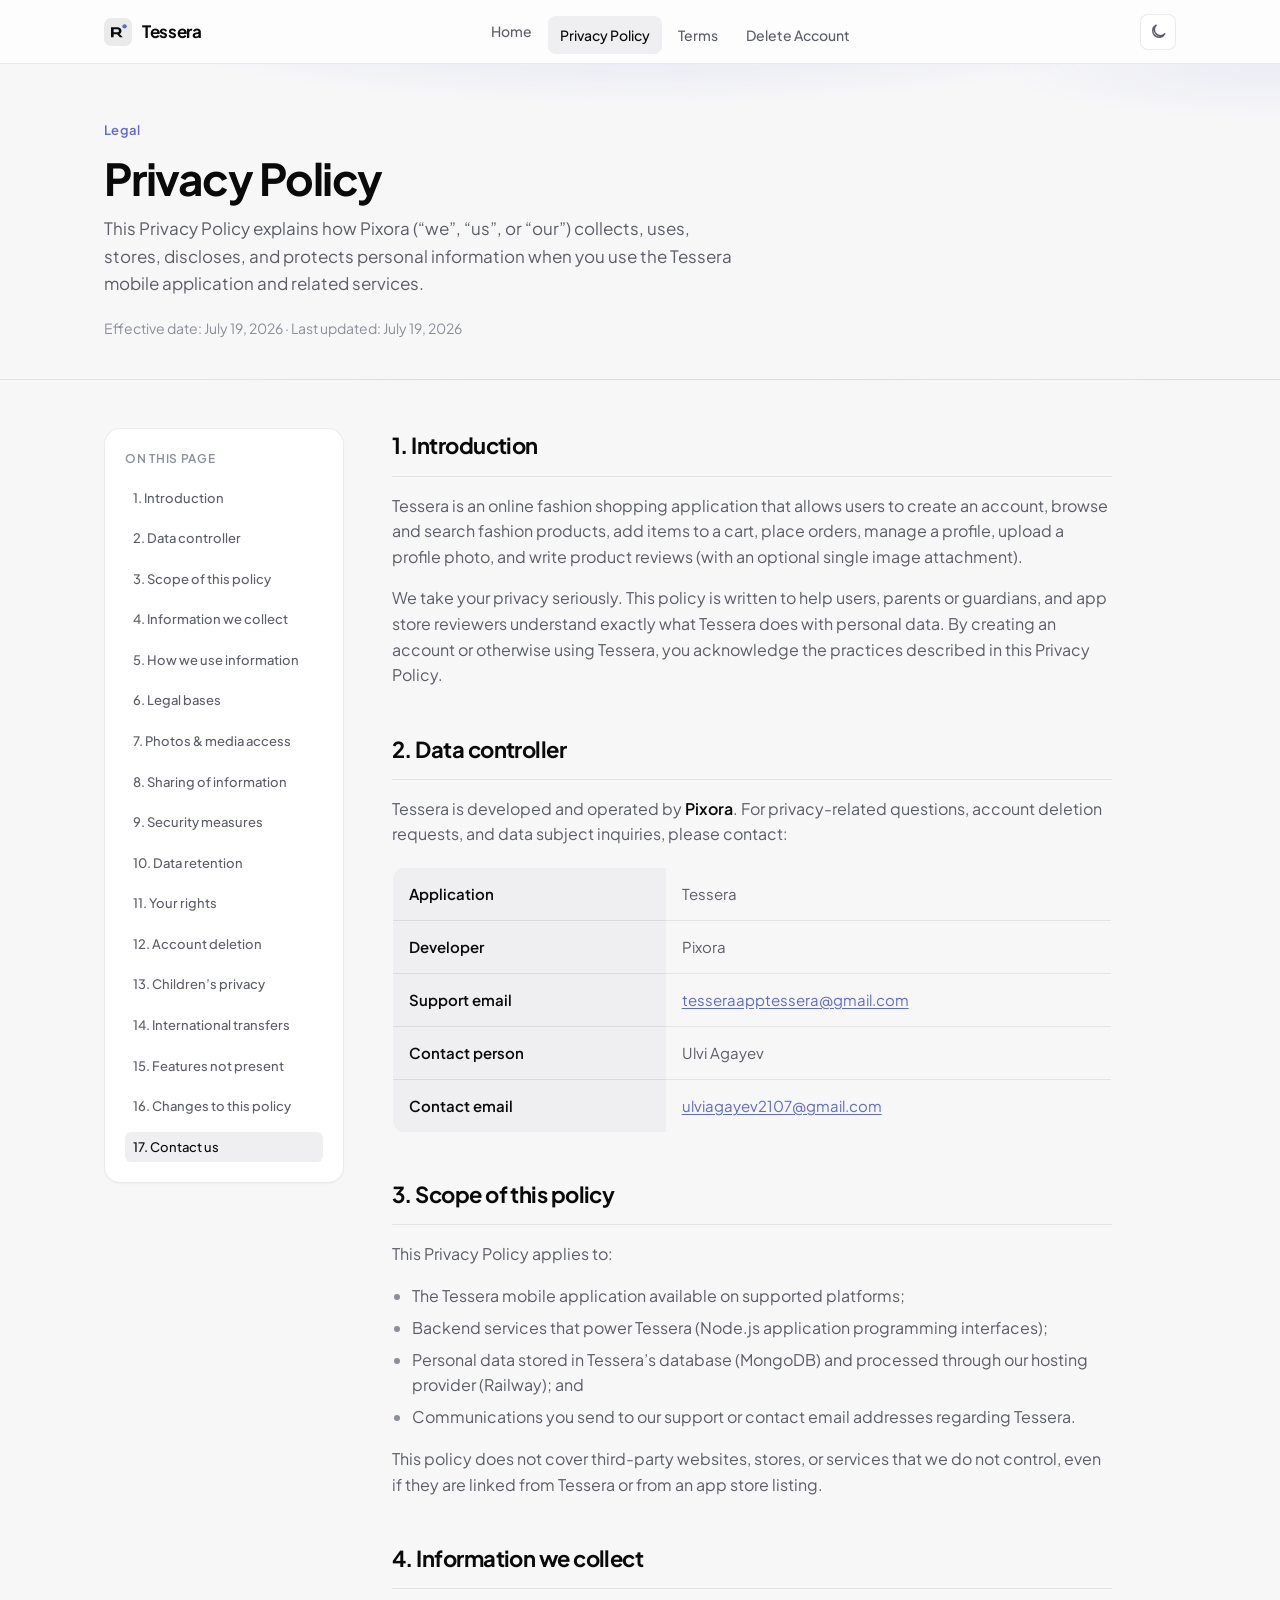
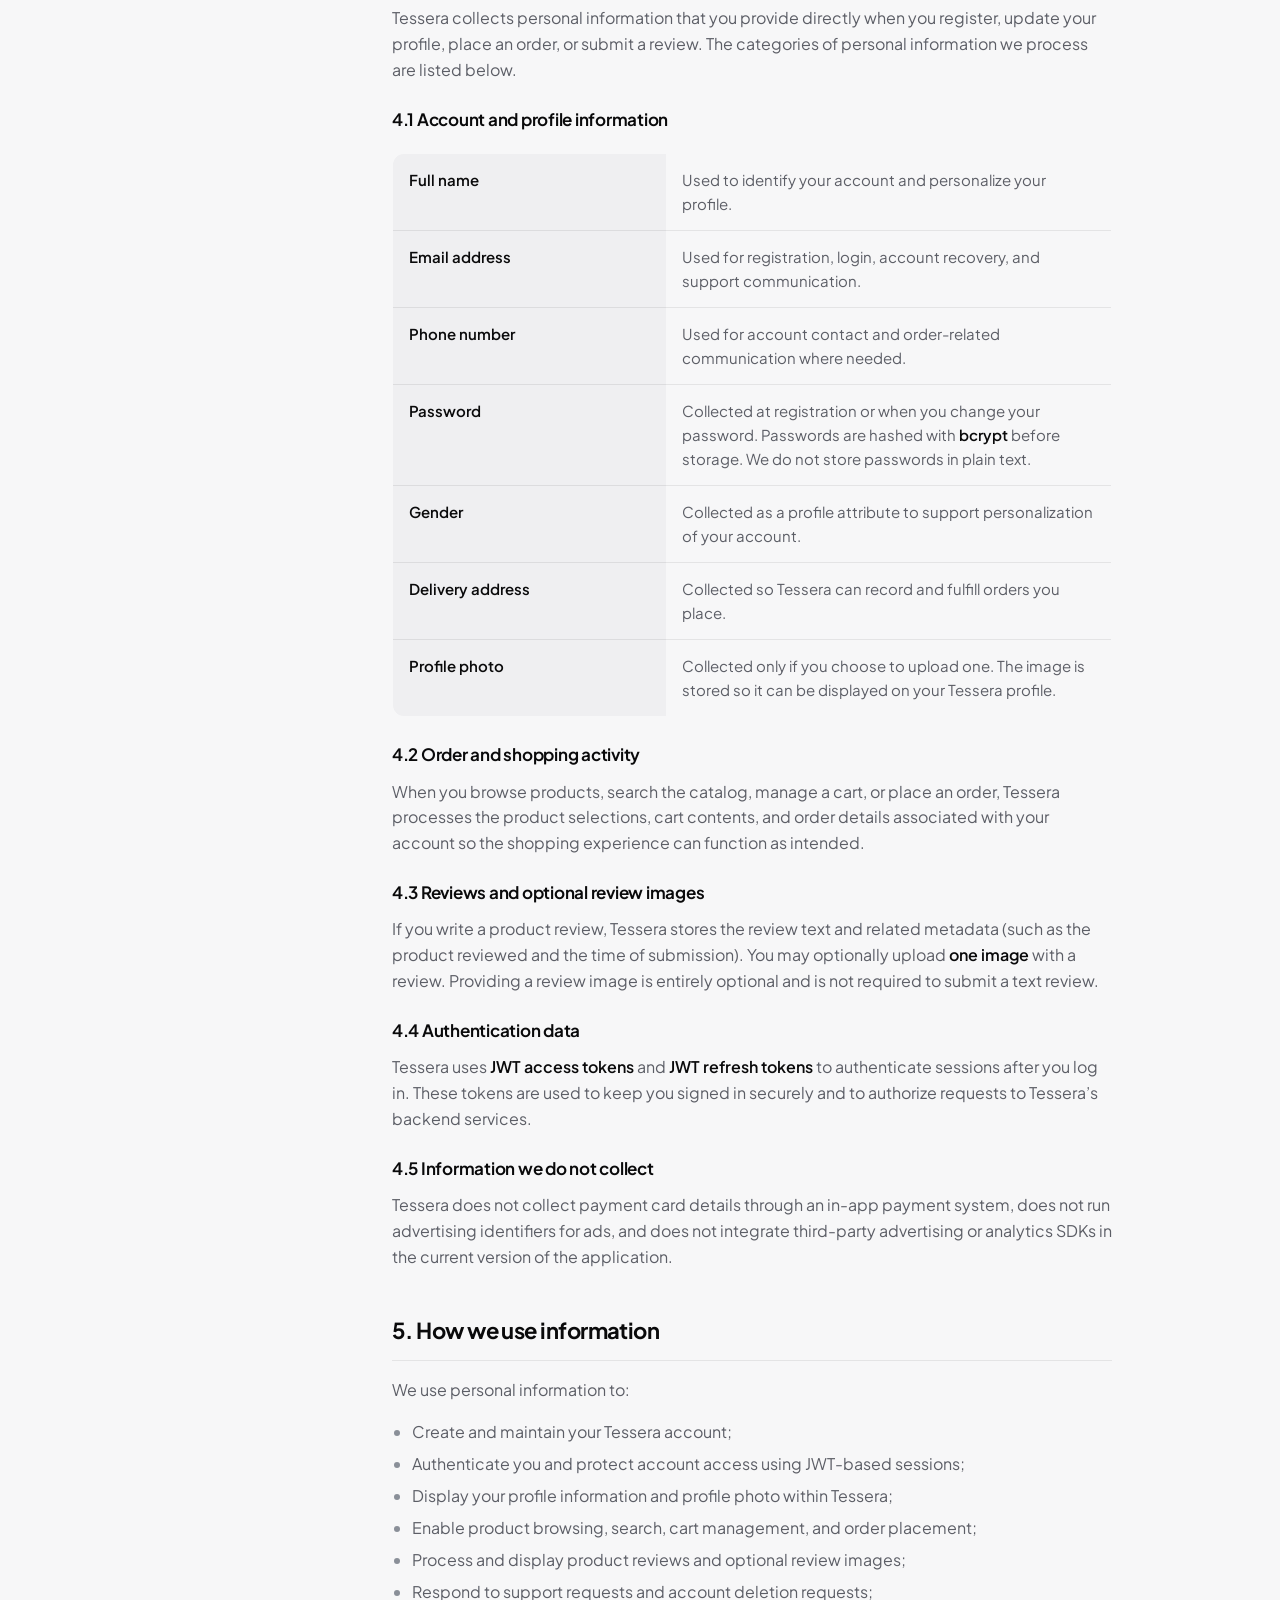
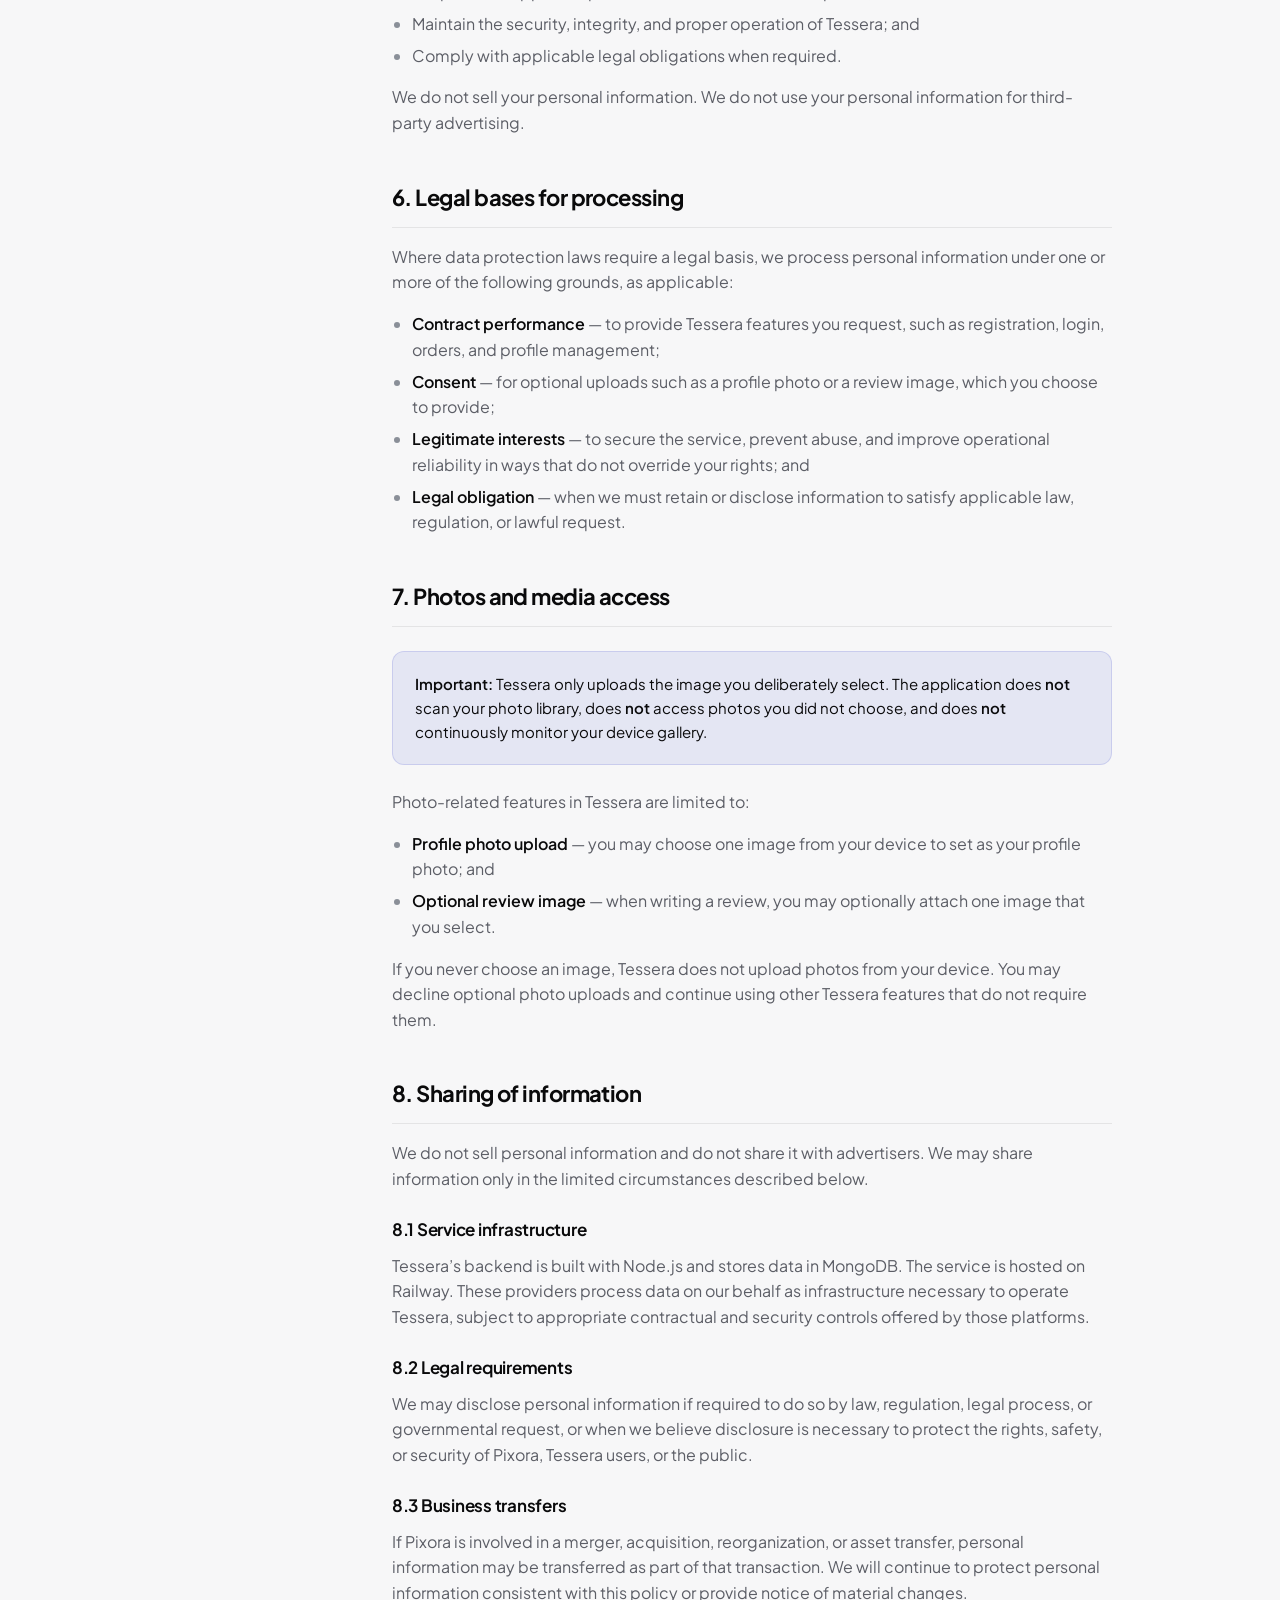
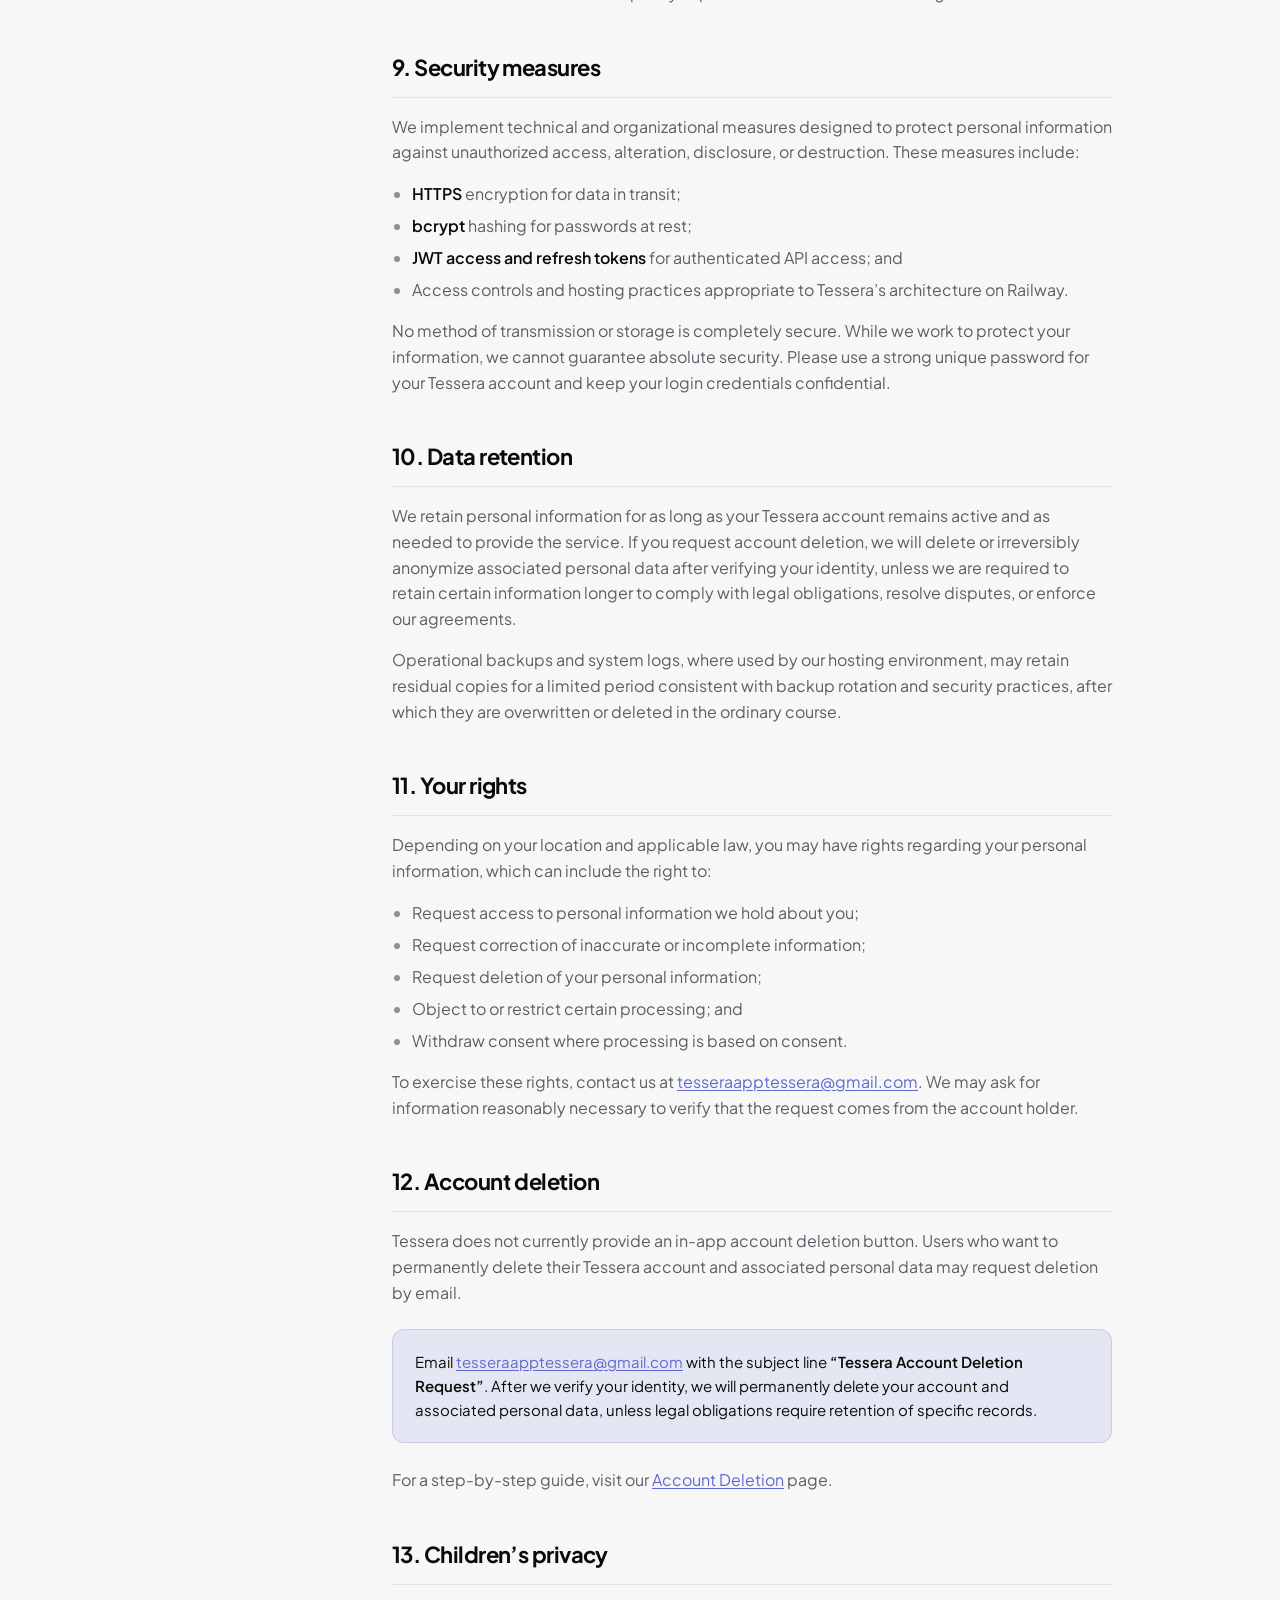
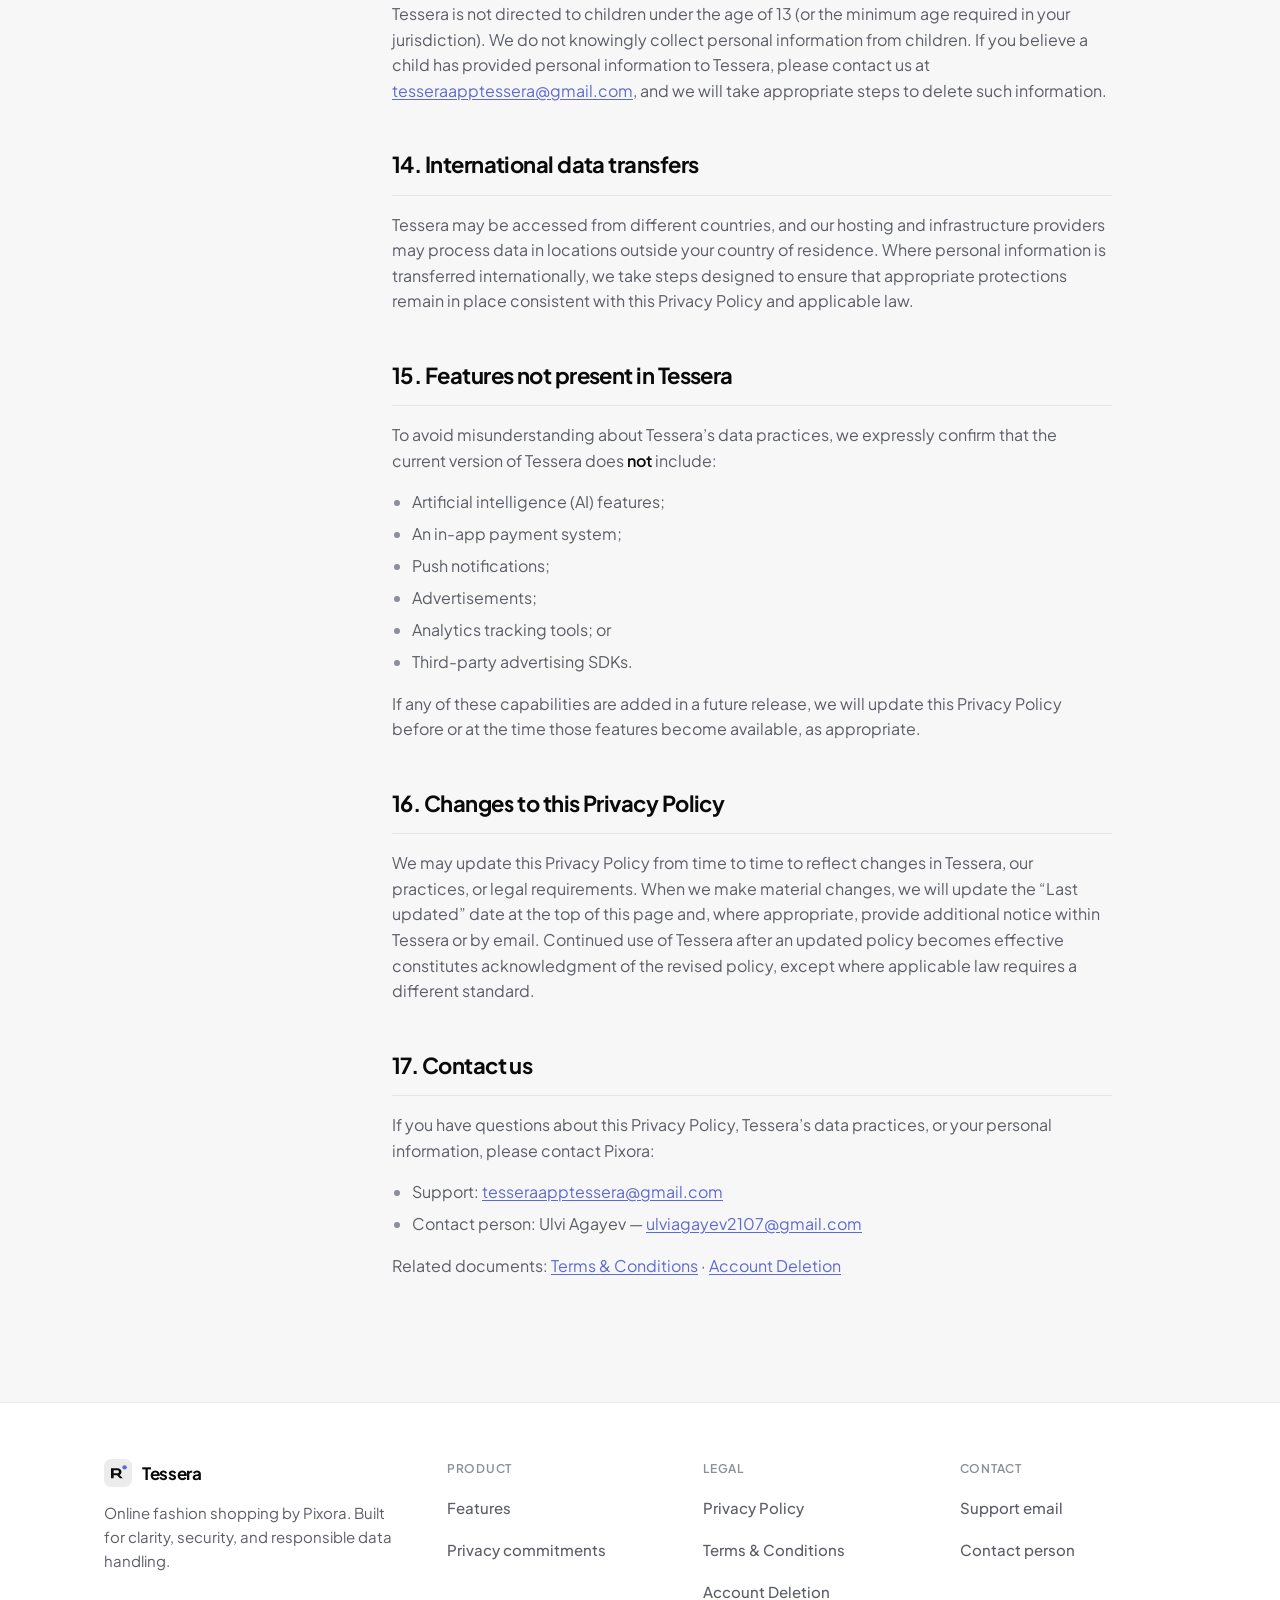
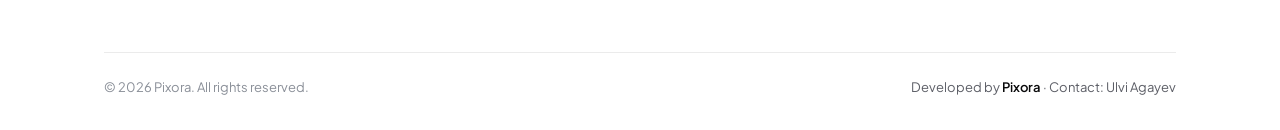
<file: privacy-policy/privacy-policy.html>
<!DOCTYPE html>
<html lang="en" data-theme="dark">
  <head>
    <meta charset="UTF-8" />
    <meta name="viewport" content="width=device-width, initial-scale=1.0" />
    <title>Privacy Policy — Tessera by Pixora</title>
    <meta
      name="description"
      content="Privacy Policy for Tessera, the online fashion shopping application by Pixora. Learn what data we collect, how we use it, and how to request account deletion."
    />
    <meta name="author" content="Pixora" />
    <meta name="robots" content="index, follow" />
    <meta name="theme-color" content="#0A0A0B" />
    <link rel="canonical" href="https://tessera.app/privacy-policy.html" />

    <meta property="og:type" content="website" />
    <meta property="og:site_name" content="Tessera" />
    <meta property="og:title" content="Privacy Policy — Tessera" />
    <meta
      property="og:description"
      content="How Tessera by Pixora collects, uses, stores, and deletes personal information."
    />
    <meta property="og:url" content="https://tessera.app/privacy-policy.html" />
    <meta property="og:image" content="https://tessera.app/favicon.svg" />

    <meta name="twitter:card" content="summary" />
    <meta name="twitter:title" content="Privacy Policy — Tessera" />
    <meta
      name="twitter:description"
      content="How Tessera by Pixora collects, uses, stores, and deletes personal information."
    />

    <link rel="icon" href="favicon.svg" type="image/svg+xml" />
    <link rel="preconnect" href="https://fonts.googleapis.com" />
    <link rel="preconnect" href="https://fonts.gstatic.com" crossorigin />
    <link
      href="https://fonts.googleapis.com/css2?family=JetBrains+Mono:wght@500&family=Plus+Jakarta+Sans:wght@400;500;600;700&display=swap"
      rel="stylesheet"
    />
    <link rel="stylesheet" href="styles.css" />
    <script>
      (function () {
        try {
          var t = localStorage.getItem("tessera-theme");
          if (t === "light" || t === "dark") {
            document.documentElement.setAttribute("data-theme", t);
          } else if (window.matchMedia("(prefers-color-scheme: light)").matches) {
            document.documentElement.setAttribute("data-theme", "light");
          }
        } catch (e) {}
      })();
    </script>
  </head>
  <body>
    <a class="skip-link" href="#main">Skip to content</a>

    <header class="nav" id="site-nav">
      <div class="nav__inner">
        <a class="nav__brand" href="index.html" aria-label="Tessera home">
          <svg class="nav__logo" viewBox="0 0 32 32" fill="none" aria-hidden="true">
            <rect width="32" height="32" rx="8" fill="currentColor" opacity="0.08" />
            <path d="M8 10.5h7.2c2.9 0 4.8 1.7 4.8 4.2 0 1.7-.8 3-2.2 3.7L21.5 22h-3.3l-3.3-3.4H11V22H8V10.5zm3 5.9h3.9c1.4 0 2.2-.7 2.2-1.8s-.8-1.8-2.2-1.8H11v3.6z" fill="currentColor" />
            <circle cx="23.5" cy="9.5" r="2.5" fill="var(--accent)" />
          </svg>
          Tessera
        </a>
        <nav aria-label="Primary">
          <ul class="nav__links" id="nav-links">
            <li><a href="index.html">Home</a></li>
            <li><a href="privacy-policy.html" aria-current="page">Privacy Policy</a></li>
            <li><a href="terms.html">Terms</a></li>
            <li><a href="account-deletion.html">Delete Account</a></li>
          </ul>
        </nav>
        <div class="nav__actions">
          <button type="button" class="theme-toggle" id="theme-toggle" aria-label="Toggle theme">
            <svg class="icon-moon" viewBox="0 0 24 24" fill="none" stroke="currentColor" stroke-width="2" aria-hidden="true">
              <path d="M21 14.5A8.5 8.5 0 1 1 9.5 3a7 7 0 0 0 11.5 11.5z" stroke-linecap="round" stroke-linejoin="round" />
            </svg>
            <svg class="icon-sun" viewBox="0 0 24 24" fill="none" stroke="currentColor" stroke-width="2" aria-hidden="true">
              <circle cx="12" cy="12" r="4" />
              <path d="M12 2v2M12 20v2M4.93 4.93l1.41 1.41M17.66 17.66l1.41 1.41M2 12h2M20 12h2M4.93 19.07l1.41-1.41M17.66 6.34l1.41-1.41" stroke-linecap="round" />
            </svg>
          </button>
          <button type="button" class="nav__menu-btn" id="menu-toggle" aria-label="Open menu" aria-expanded="false" aria-controls="nav-links">
            <svg viewBox="0 0 24 24" fill="none" stroke="currentColor" stroke-width="2" aria-hidden="true">
              <path d="M4 7h16M4 12h16M4 17h16" stroke-linecap="round" />
            </svg>
          </button>
        </div>
      </div>
    </header>

    <main id="main">
      <header class="page-hero">
        <div class="page-hero__inner fade-in">
          <p class="page-hero__eyebrow">Legal</p>
          <h1>Privacy Policy</h1>
          <p class="page-hero__desc">
            This Privacy Policy explains how Pixora (“we”, “us”, or “our”) collects, uses, stores,
            discloses, and protects personal information when you use the Tessera mobile application
            and related services.
          </p>
          <p class="page-hero__updated">Effective date: July 19, 2026 · Last updated: July 19, 2026</p>
        </div>
      </header>

      <div class="legal">
        <div class="legal__layout">
          <aside class="toc" aria-label="Table of contents">
            <h2>On this page</h2>
            <ol>
              <li><a href="#introduction">1. Introduction</a></li>
              <li><a href="#controller">2. Data controller</a></li>
              <li><a href="#scope">3. Scope of this policy</a></li>
              <li><a href="#information-we-collect">4. Information we collect</a></li>
              <li><a href="#how-we-use">5. How we use information</a></li>
              <li><a href="#legal-bases">6. Legal bases</a></li>
              <li><a href="#photos">7. Photos &amp; media access</a></li>
              <li><a href="#sharing">8. Sharing of information</a></li>
              <li><a href="#security">9. Security measures</a></li>
              <li><a href="#retention">10. Data retention</a></li>
              <li><a href="#rights">11. Your rights</a></li>
              <li><a href="#deletion">12. Account deletion</a></li>
              <li><a href="#children">13. Children’s privacy</a></li>
              <li><a href="#international">14. International transfers</a></li>
              <li><a href="#not-included">15. Features not present</a></li>
              <li><a href="#changes">16. Changes to this policy</a></li>
              <li><a href="#contact">17. Contact us</a></li>
            </ol>
          </aside>

          <article class="prose">
            <section id="introduction">
              <h2>1. Introduction</h2>
              <p>
                Tessera is an online fashion shopping application that allows users to create an
                account, browse and search fashion products, add items to a cart, place orders,
                manage a profile, upload a profile photo, and write product reviews (with an optional
                single image attachment).
              </p>
              <p>
                We take your privacy seriously. This policy is written to help users, parents or
                guardians, and app store reviewers understand exactly what Tessera does with personal
                data. By creating an account or otherwise using Tessera, you acknowledge the practices
                described in this Privacy Policy.
              </p>
            </section>

            <section id="controller">
              <h2>2. Data controller</h2>
              <p>
                Tessera is developed and operated by <strong>Pixora</strong>. For privacy-related
                questions, account deletion requests, and data subject inquiries, please contact:
              </p>
              <table class="info-table">
                <tbody>
                  <tr>
                    <th scope="row">Application</th>
                    <td>Tessera</td>
                  </tr>
                  <tr>
                    <th scope="row">Developer</th>
                    <td>Pixora</td>
                  </tr>
                  <tr>
                    <th scope="row">Support email</th>
                    <td><a href="mailto:tesseraapptessera@gmail.com">tesseraapptessera@gmail.com</a></td>
                  </tr>
                  <tr>
                    <th scope="row">Contact person</th>
                    <td>Ulvi Agayev</td>
                  </tr>
                  <tr>
                    <th scope="row">Contact email</th>
                    <td><a href="mailto:ulviagayev2107@gmail.com">ulviagayev2107@gmail.com</a></td>
                  </tr>
                </tbody>
              </table>
            </section>

            <section id="scope">
              <h2>3. Scope of this policy</h2>
              <p>This Privacy Policy applies to:</p>
              <ul>
                <li>The Tessera mobile application available on supported platforms;</li>
                <li>Backend services that power Tessera (Node.js application programming interfaces);</li>
                <li>
                  Personal data stored in Tessera’s database (MongoDB) and processed through our hosting
                  provider (Railway); and
                </li>
                <li>Communications you send to our support or contact email addresses regarding Tessera.</li>
              </ul>
              <p>
                This policy does not cover third-party websites, stores, or services that we do not
                control, even if they are linked from Tessera or from an app store listing.
              </p>
            </section>

            <section id="information-we-collect">
              <h2>4. Information we collect</h2>
              <p>
                Tessera collects personal information that you provide directly when you register, update
                your profile, place an order, or submit a review. The categories of personal information
                we process are listed below.
              </p>

              <h3>4.1 Account and profile information</h3>
              <table class="info-table">
                <tbody>
                  <tr>
                    <th scope="row">Full name</th>
                    <td>Used to identify your account and personalize your profile.</td>
                  </tr>
                  <tr>
                    <th scope="row">Email address</th>
                    <td>Used for registration, login, account recovery, and support communication.</td>
                  </tr>
                  <tr>
                    <th scope="row">Phone number</th>
                    <td>Used for account contact and order-related communication where needed.</td>
                  </tr>
                  <tr>
                    <th scope="row">Password</th>
                    <td>
                      Collected at registration or when you change your password. Passwords are hashed
                      with <strong>bcrypt</strong> before storage. We do not store passwords in plain text.
                    </td>
                  </tr>
                  <tr>
                    <th scope="row">Gender</th>
                    <td>Collected as a profile attribute to support personalization of your account.</td>
                  </tr>
                  <tr>
                    <th scope="row">Delivery address</th>
                    <td>Collected so Tessera can record and fulfill orders you place.</td>
                  </tr>
                  <tr>
                    <th scope="row">Profile photo</th>
                    <td>
                      Collected only if you choose to upload one. The image is stored so it can be
                      displayed on your Tessera profile.
                    </td>
                  </tr>
                </tbody>
              </table>

              <h3>4.2 Order and shopping activity</h3>
              <p>
                When you browse products, search the catalog, manage a cart, or place an order, Tessera
                processes the product selections, cart contents, and order details associated with your
                account so the shopping experience can function as intended.
              </p>

              <h3>4.3 Reviews and optional review images</h3>
              <p>
                If you write a product review, Tessera stores the review text and related metadata (such
                as the product reviewed and the time of submission). You may optionally upload
                <strong>one image</strong> with a review. Providing a review image is entirely optional
                and is not required to submit a text review.
              </p>

              <h3>4.4 Authentication data</h3>
              <p>
                Tessera uses <strong>JWT access tokens</strong> and <strong>JWT refresh tokens</strong>
                to authenticate sessions after you log in. These tokens are used to keep you signed in
                securely and to authorize requests to Tessera’s backend services.
              </p>

              <h3>4.5 Information we do not collect</h3>
              <p>
                Tessera does not collect payment card details through an in-app payment system, does not
                run advertising identifiers for ads, and does not integrate third-party advertising or
                analytics SDKs in the current version of the application.
              </p>
            </section>

            <section id="how-we-use">
              <h2>5. How we use information</h2>
              <p>We use personal information to:</p>
              <ul>
                <li>Create and maintain your Tessera account;</li>
                <li>Authenticate you and protect account access using JWT-based sessions;</li>
                <li>Display your profile information and profile photo within Tessera;</li>
                <li>Enable product browsing, search, cart management, and order placement;</li>
                <li>Process and display product reviews and optional review images;</li>
                <li>Respond to support requests and account deletion requests;</li>
                <li>Maintain the security, integrity, and proper operation of Tessera; and</li>
                <li>Comply with applicable legal obligations when required.</li>
              </ul>
              <p>
                We do not sell your personal information. We do not use your personal information for
                third-party advertising.
              </p>
            </section>

            <section id="legal-bases">
              <h2>6. Legal bases for processing</h2>
              <p>
                Where data protection laws require a legal basis, we process personal information under
                one or more of the following grounds, as applicable:
              </p>
              <ul>
                <li>
                  <strong>Contract performance</strong> — to provide Tessera features you request, such as
                  registration, login, orders, and profile management;
                </li>
                <li>
                  <strong>Consent</strong> — for optional uploads such as a profile photo or a review
                  image, which you choose to provide;
                </li>
                <li>
                  <strong>Legitimate interests</strong> — to secure the service, prevent abuse, and
                  improve operational reliability in ways that do not override your rights; and
                </li>
                <li>
                  <strong>Legal obligation</strong> — when we must retain or disclose information to
                  satisfy applicable law, regulation, or lawful request.
                </li>
              </ul>
            </section>

            <section id="photos">
              <h2>7. Photos and media access</h2>
              <div class="callout">
                <p>
                  <strong>Important:</strong> Tessera only uploads the image you deliberately select.
                  The application does <strong>not</strong> scan your photo library, does
                  <strong>not</strong> access photos you did not choose, and does <strong>not</strong>
                  continuously monitor your device gallery.
                </p>
              </div>
              <p>Photo-related features in Tessera are limited to:</p>
              <ul>
                <li>
                  <strong>Profile photo upload</strong> — you may choose one image from your device to
                  set as your profile photo; and
                </li>
                <li>
                  <strong>Optional review image</strong> — when writing a review, you may optionally
                  attach one image that you select.
                </li>
              </ul>
              <p>
                If you never choose an image, Tessera does not upload photos from your device. You may
                decline optional photo uploads and continue using other Tessera features that do not
                require them.
              </p>
            </section>

            <section id="sharing">
              <h2>8. Sharing of information</h2>
              <p>
                We do not sell personal information and do not share it with advertisers. We may share
                information only in the limited circumstances described below.
              </p>
              <h3>8.1 Service infrastructure</h3>
              <p>
                Tessera’s backend is built with Node.js and stores data in MongoDB. The service is hosted
                on Railway. These providers process data on our behalf as infrastructure necessary to
                operate Tessera, subject to appropriate contractual and security controls offered by those
                platforms.
              </p>
              <h3>8.2 Legal requirements</h3>
              <p>
                We may disclose personal information if required to do so by law, regulation, legal
                process, or governmental request, or when we believe disclosure is necessary to protect
                the rights, safety, or security of Pixora, Tessera users, or the public.
              </p>
              <h3>8.3 Business transfers</h3>
              <p>
                If Pixora is involved in a merger, acquisition, reorganization, or asset transfer,
                personal information may be transferred as part of that transaction. We will continue to
                protect personal information consistent with this policy or provide notice of material
                changes.
              </p>
            </section>

            <section id="security">
              <h2>9. Security measures</h2>
              <p>
                We implement technical and organizational measures designed to protect personal
                information against unauthorized access, alteration, disclosure, or destruction. These
                measures include:
              </p>
              <ul>
                <li><strong>HTTPS</strong> encryption for data in transit;</li>
                <li><strong>bcrypt</strong> hashing for passwords at rest;</li>
                <li>
                  <strong>JWT access and refresh tokens</strong> for authenticated API access; and
                </li>
                <li>
                  Access controls and hosting practices appropriate to Tessera’s architecture on Railway.
                </li>
              </ul>
              <p>
                No method of transmission or storage is completely secure. While we work to protect your
                information, we cannot guarantee absolute security. Please use a strong unique password
                for your Tessera account and keep your login credentials confidential.
              </p>
            </section>

            <section id="retention">
              <h2>10. Data retention</h2>
              <p>
                We retain personal information for as long as your Tessera account remains active and as
                needed to provide the service. If you request account deletion, we will delete or
                irreversibly anonymize associated personal data after verifying your identity, unless we
                are required to retain certain information longer to comply with legal obligations,
                resolve disputes, or enforce our agreements.
              </p>
              <p>
                Operational backups and system logs, where used by our hosting environment, may retain
                residual copies for a limited period consistent with backup rotation and security
                practices, after which they are overwritten or deleted in the ordinary course.
              </p>
            </section>

            <section id="rights">
              <h2>11. Your rights</h2>
              <p>
                Depending on your location and applicable law, you may have rights regarding your
                personal information, which can include the right to:
              </p>
              <ul>
                <li>Request access to personal information we hold about you;</li>
                <li>Request correction of inaccurate or incomplete information;</li>
                <li>Request deletion of your personal information;</li>
                <li>Object to or restrict certain processing; and</li>
                <li>Withdraw consent where processing is based on consent.</li>
              </ul>
              <p>
                To exercise these rights, contact us at
                <a href="mailto:tesseraapptessera@gmail.com">tesseraapptessera@gmail.com</a>. We may ask
                for information reasonably necessary to verify that the request comes from the account
                holder.
              </p>
            </section>

            <section id="deletion">
              <h2>12. Account deletion</h2>
              <p>
                Tessera does not currently provide an in-app account deletion button. Users who want to
                permanently delete their Tessera account and associated personal data may request deletion
                by email.
              </p>
              <div class="callout">
                <p>
                  Email
                  <a href="mailto:tesseraapptessera@gmail.com?subject=Tessera%20Account%20Deletion%20Request"
                    >tesseraapptessera@gmail.com</a
                  >
                  with the subject line <strong>“Tessera Account Deletion Request”</strong>. After we
                  verify your identity, we will permanently delete your account and associated personal
                  data, unless legal obligations require retention of specific records.
                </p>
              </div>
              <p>
                For a step-by-step guide, visit our
                <a href="account-deletion.html">Account Deletion</a> page.
              </p>
            </section>

            <section id="children">
              <h2>13. Children’s privacy</h2>
              <p>
                Tessera is not directed to children under the age of 13 (or the minimum age required in
                your jurisdiction). We do not knowingly collect personal information from children. If
                you believe a child has provided personal information to Tessera, please contact us at
                <a href="mailto:tesseraapptessera@gmail.com">tesseraapptessera@gmail.com</a>, and we will
                take appropriate steps to delete such information.
              </p>
            </section>

            <section id="international">
              <h2>14. International data transfers</h2>
              <p>
                Tessera may be accessed from different countries, and our hosting and infrastructure
                providers may process data in locations outside your country of residence. Where
                personal information is transferred internationally, we take steps designed to ensure that
                appropriate protections remain in place consistent with this Privacy Policy and applicable
                law.
              </p>
            </section>

            <section id="not-included">
              <h2>15. Features not present in Tessera</h2>
              <p>
                To avoid misunderstanding about Tessera’s data practices, we expressly confirm that the
                current version of Tessera does <strong>not</strong> include:
              </p>
              <ul>
                <li>Artificial intelligence (AI) features;</li>
                <li>An in-app payment system;</li>
                <li>Push notifications;</li>
                <li>Advertisements;</li>
                <li>Analytics tracking tools; or</li>
                <li>Third-party advertising SDKs.</li>
              </ul>
              <p>
                If any of these capabilities are added in a future release, we will update this Privacy
                Policy before or at the time those features become available, as appropriate.
              </p>
            </section>

            <section id="changes">
              <h2>16. Changes to this Privacy Policy</h2>
              <p>
                We may update this Privacy Policy from time to time to reflect changes in Tessera, our
                practices, or legal requirements. When we make material changes, we will update the
                “Last updated” date at the top of this page and, where appropriate, provide additional
                notice within Tessera or by email. Continued use of Tessera after an updated policy becomes
                effective constitutes acknowledgment of the revised policy, except where applicable law
                requires a different standard.
              </p>
            </section>

            <section id="contact">
              <h2>17. Contact us</h2>
              <p>
                If you have questions about this Privacy Policy, Tessera’s data practices, or your
                personal information, please contact Pixora:
              </p>
              <ul>
                <li>
                  Support:
                  <a href="mailto:tesseraapptessera@gmail.com">tesseraapptessera@gmail.com</a>
                </li>
                <li>
                  Contact person: Ulvi Agayev —
                  <a href="mailto:ulviagayev2107@gmail.com">ulviagayev2107@gmail.com</a>
                </li>
              </ul>
              <p>
                Related documents:
                <a href="terms.html">Terms &amp; Conditions</a> ·
                <a href="account-deletion.html">Account Deletion</a>
              </p>
            </section>
          </article>
        </div>
      </div>
    </main>

    <footer class="footer">
      <div class="container">
        <div class="footer__grid">
          <div>
            <a class="footer__brand" href="index.html">
              <svg width="28" height="28" viewBox="0 0 32 32" fill="none" aria-hidden="true">
                <rect width="32" height="32" rx="8" fill="currentColor" opacity="0.08" />
                <path d="M8 10.5h7.2c2.9 0 4.8 1.7 4.8 4.2 0 1.7-.8 3-2.2 3.7L21.5 22h-3.3l-3.3-3.4H11V22H8V10.5zm3 5.9h3.9c1.4 0 2.2-.7 2.2-1.8s-.8-1.8-2.2-1.8H11v3.6z" fill="currentColor" />
                <circle cx="23.5" cy="9.5" r="2.5" fill="var(--accent)" />
              </svg>
              Tessera
            </a>
            <p class="footer__tagline">
              Online fashion shopping by Pixora. Built for clarity, security, and responsible data
              handling.
            </p>
          </div>
          <div class="footer__col">
            <h3>Product</h3>
            <ul>
              <li><a href="index.html#features">Features</a></li>
              <li><a href="index.html#privacy">Privacy commitments</a></li>
            </ul>
          </div>
          <div class="footer__col">
            <h3>Legal</h3>
            <ul>
              <li><a href="privacy-policy.html">Privacy Policy</a></li>
              <li><a href="terms.html">Terms &amp; Conditions</a></li>
              <li><a href="account-deletion.html">Account Deletion</a></li>
            </ul>
          </div>
          <div class="footer__col">
            <h3>Contact</h3>
            <ul>
              <li><a href="mailto:tesseraapptessera@gmail.com">Support email</a></li>
              <li><a href="mailto:ulviagayev2107@gmail.com">Contact person</a></li>
            </ul>
          </div>
        </div>
        <div class="footer__bottom">
          <p>&copy; <span data-year></span> Pixora. All rights reserved.</p>
          <p class="footer__dev">Developed by <strong>Pixora</strong> · Contact: Ulvi Agayev</p>
        </div>
      </div>
    </footer>

    <script src="script.js" defer></script>
  </body>
</html>
</file>
<file: styles.css>
/* ==========================================================================
   Tessera — Design System
   Linear-inspired, dark-first, production UI
   ========================================================================== */

:root {
  --font-sans: "Plus Jakarta Sans", system-ui, -apple-system, sans-serif;
  --font-mono: "JetBrains Mono", ui-monospace, monospace;

  /* Light theme */
  --bg: #f7f7f8;
  --bg-elevated: #ffffff;
  --bg-muted: #efeff1;
  --bg-glass: rgba(255, 255, 255, 0.72);
  --border: rgba(0, 0, 0, 0.08);
  --border-strong: rgba(0, 0, 0, 0.12);
  --text: #0a0a0b;
  --text-secondary: #5c5e66;
  --text-tertiary: #8a8f98;
  --accent: #5e6ad2;
  --accent-hover: #4f5bc4;
  --accent-soft: rgba(94, 106, 210, 0.12);
  --accent-glow: rgba(94, 106, 210, 0.28);
  --success: #27a567;
  --danger: #d14343;
  --shadow-sm: 0 1px 2px rgba(0, 0, 0, 0.04);
  --shadow-md: 0 8px 30px rgba(0, 0, 0, 0.06);
  --shadow-lg: 0 24px 64px rgba(0, 0, 0, 0.1);
  --nav-height: 64px;
  --radius-sm: 8px;
  --radius-md: 12px;
  --radius-lg: 16px;
  --radius-xl: 24px;
  --max-width: 1120px;
  --max-prose: 720px;
  --transition: 180ms cubic-bezier(0.25, 0.1, 0.25, 1);
  --hero-gradient:
    radial-gradient(ellipse 80% 60% at 50% -20%, rgba(94, 106, 210, 0.18), transparent 55%),
    radial-gradient(ellipse 50% 40% at 100% 0%, rgba(94, 106, 210, 0.08), transparent 45%),
    var(--bg);
}

[data-theme="dark"] {
  --bg: #0a0a0b;
  --bg-elevated: #131316;
  --bg-muted: #1c1c21;
  --bg-glass: rgba(19, 19, 22, 0.72);
  --border: rgba(255, 255, 255, 0.08);
  --border-strong: rgba(255, 255, 255, 0.12);
  --text: #ededef;
  --text-secondary: #8a8f98;
  --text-tertiary: #62666d;
  --accent: #7170ff;
  --accent-hover: #828fff;
  --accent-soft: rgba(113, 112, 255, 0.14);
  --accent-glow: rgba(113, 112, 255, 0.35);
  --shadow-sm: 0 1px 2px rgba(0, 0, 0, 0.4);
  --shadow-md: 0 8px 30px rgba(0, 0, 0, 0.35);
  --shadow-lg: 0 24px 64px rgba(0, 0, 0, 0.55);
  --hero-gradient:
    radial-gradient(ellipse 80% 60% at 50% -20%, rgba(113, 112, 255, 0.22), transparent 55%),
    radial-gradient(ellipse 45% 35% at 95% 5%, rgba(113, 112, 255, 0.1), transparent 50%),
    var(--bg);
}

/* --------------------------------------------------------------------------
   Reset & Base
   -------------------------------------------------------------------------- */

*,
*::before,
*::after {
  box-sizing: border-box;
  margin: 0;
  padding: 0;
}

html {
  scroll-behavior: smooth;
  -webkit-text-size-adjust: 100%;
}

@media (prefers-reduced-motion: reduce) {
  html {
    scroll-behavior: auto;
  }

  *,
  *::before,
  *::after {
    animation-duration: 0.01ms !important;
    animation-iteration-count: 1 !important;
    transition-duration: 0.01ms !important;
  }
}

body {
  font-family: var(--font-sans);
  font-size: 16px;
  line-height: 1.6;
  color: var(--text);
  background: var(--bg);
  -webkit-font-smoothing: antialiased;
  -moz-osx-font-smoothing: grayscale;
  min-height: 100vh;
}

img {
  max-width: 100%;
  display: block;
}

a {
  color: var(--accent);
  text-decoration: none;
  transition: color var(--transition);
}

a:hover {
  color: var(--accent-hover);
}

a:focus-visible,
button:focus-visible {
  outline: 2px solid var(--accent);
  outline-offset: 3px;
  border-radius: 4px;
}

ul,
ol {
  padding-left: 1.25rem;
}

li + li {
  margin-top: 0.4rem;
}

/* --------------------------------------------------------------------------
   Utilities
   -------------------------------------------------------------------------- */

.container {
  width: 100%;
  max-width: var(--max-width);
  margin: 0 auto;
  padding: 0 1.5rem;
}

.sr-only {
  position: absolute;
  width: 1px;
  height: 1px;
  padding: 0;
  margin: -1px;
  overflow: hidden;
  clip: rect(0, 0, 0, 0);
  white-space: nowrap;
  border: 0;
}

.skip-link {
  position: absolute;
  top: -100%;
  left: 1rem;
  z-index: 1000;
  padding: 0.75rem 1rem;
  background: var(--accent);
  color: #fff;
  border-radius: var(--radius-sm);
  font-weight: 600;
}

.skip-link:focus {
  top: 1rem;
}

/* --------------------------------------------------------------------------
   Navigation
   -------------------------------------------------------------------------- */

.nav {
  position: sticky;
  top: 0;
  z-index: 100;
  height: var(--nav-height);
  display: flex;
  align-items: center;
  background: var(--bg-glass);
  backdrop-filter: blur(16px) saturate(160%);
  -webkit-backdrop-filter: blur(16px) saturate(160%);
  border-bottom: 1px solid var(--border);
  transition: box-shadow var(--transition), border-color var(--transition);
}

.nav.is-scrolled {
  box-shadow: var(--shadow-sm);
}

.nav__inner {
  display: flex;
  align-items: center;
  justify-content: space-between;
  width: 100%;
  max-width: var(--max-width);
  margin: 0 auto;
  padding: 0 1.5rem;
  gap: 1rem;
}

.nav__brand {
  display: inline-flex;
  align-items: center;
  gap: 0.625rem;
  color: var(--text);
  font-weight: 700;
  font-size: 1.0625rem;
  letter-spacing: -0.02em;
}

.nav__brand:hover {
  color: var(--text);
}

.nav__logo {
  width: 28px;
  height: 28px;
  flex-shrink: 0;
}

.nav__links {
  display: flex;
  align-items: center;
  gap: 0.25rem;
  list-style: none;
  padding: 0;
  margin: 0;
}

.nav__links a {
  display: inline-flex;
  align-items: center;
  padding: 0.5rem 0.75rem;
  color: var(--text-secondary);
  font-size: 0.875rem;
  font-weight: 500;
  border-radius: var(--radius-sm);
  transition: color var(--transition), background var(--transition);
}

.nav__links a:hover,
.nav__links a[aria-current="page"] {
  color: var(--text);
  background: var(--bg-muted);
}

.nav__actions {
  display: flex;
  align-items: center;
  gap: 0.5rem;
}

.theme-toggle {
  display: inline-flex;
  align-items: center;
  justify-content: center;
  width: 36px;
  height: 36px;
  border: 1px solid var(--border);
  border-radius: var(--radius-sm);
  background: var(--bg-elevated);
  color: var(--text-secondary);
  cursor: pointer;
  transition: border-color var(--transition), color var(--transition), background var(--transition);
}

.theme-toggle:hover {
  color: var(--text);
  border-color: var(--border-strong);
}

.theme-toggle svg {
  width: 18px;
  height: 18px;
}

.theme-toggle .icon-sun {
  display: none;
}

[data-theme="dark"] .theme-toggle .icon-moon {
  display: none;
}

[data-theme="dark"] .theme-toggle .icon-sun {
  display: block;
}

.nav__menu-btn {
  display: none;
  align-items: center;
  justify-content: center;
  width: 36px;
  height: 36px;
  border: 1px solid var(--border);
  border-radius: var(--radius-sm);
  background: var(--bg-elevated);
  color: var(--text);
  cursor: pointer;
}

.nav__menu-btn svg {
  width: 18px;
  height: 18px;
}

@media (max-width: 768px) {
  .nav__menu-btn {
    display: inline-flex;
  }

  .nav__links {
    position: fixed;
    inset: var(--nav-height) 0 auto 0;
    flex-direction: column;
    align-items: stretch;
    gap: 0.25rem;
    padding: 1rem 1.5rem 1.25rem;
    background: var(--bg-glass);
    backdrop-filter: blur(16px);
    -webkit-backdrop-filter: blur(16px);
    border-bottom: 1px solid var(--border);
    transform: translateY(-120%);
    opacity: 0;
    visibility: hidden;
    transition: transform var(--transition), opacity var(--transition), visibility var(--transition);
  }

  .nav__links.is-open {
    transform: translateY(0);
    opacity: 1;
    visibility: visible;
  }

  .nav__links a {
    padding: 0.75rem 1rem;
  }
}

/* --------------------------------------------------------------------------
   Buttons
   -------------------------------------------------------------------------- */

.btn {
  display: inline-flex;
  align-items: center;
  justify-content: center;
  gap: 0.5rem;
  padding: 0.75rem 1.25rem;
  font-family: inherit;
  font-size: 0.9375rem;
  font-weight: 600;
  letter-spacing: -0.01em;
  border-radius: var(--radius-sm);
  border: 1px solid transparent;
  cursor: pointer;
  transition: background var(--transition), color var(--transition), border-color var(--transition),
    box-shadow var(--transition), transform var(--transition);
  text-decoration: none;
}

.btn:active {
  transform: scale(0.98);
}

.btn--primary {
  background: var(--accent);
  color: #fff;
  box-shadow: 0 0 0 1px rgba(255, 255, 255, 0.06) inset, 0 1px 2px rgba(0, 0, 0, 0.2);
}

.btn--primary:hover {
  background: var(--accent-hover);
  color: #fff;
  box-shadow: 0 0 0 1px rgba(255, 255, 255, 0.08) inset, 0 8px 24px var(--accent-glow);
}

.btn--secondary {
  background: var(--bg-elevated);
  color: var(--text);
  border-color: var(--border-strong);
  box-shadow: var(--shadow-sm);
}

.btn--secondary:hover {
  background: var(--bg-muted);
  color: var(--text);
  border-color: var(--border-strong);
}

.btn--ghost {
  background: transparent;
  color: var(--text-secondary);
  border-color: var(--border);
}

.btn--ghost:hover {
  color: var(--text);
  background: var(--bg-muted);
}

.btn-group {
  display: flex;
  flex-wrap: wrap;
  gap: 0.75rem;
}

/* --------------------------------------------------------------------------
   Hero
   -------------------------------------------------------------------------- */

.hero {
  position: relative;
  padding: 5.5rem 0 4.5rem;
  background: var(--hero-gradient);
  overflow: hidden;
}

.hero::before {
  content: "";
  position: absolute;
  inset: 0;
  background-image: linear-gradient(var(--border) 1px, transparent 1px),
    linear-gradient(90deg, var(--border) 1px, transparent 1px);
  background-size: 64px 64px;
  mask-image: radial-gradient(ellipse 70% 60% at 50% 0%, black 20%, transparent 75%);
  -webkit-mask-image: radial-gradient(ellipse 70% 60% at 50% 0%, black 20%, transparent 75%);
  pointer-events: none;
  opacity: 0.7;
}

.hero__inner {
  position: relative;
  max-width: var(--max-width);
  margin: 0 auto;
  padding: 0 1.5rem;
}

.hero__badge {
  display: inline-flex;
  align-items: center;
  gap: 0.5rem;
  padding: 0.375rem 0.75rem;
  margin-bottom: 1.5rem;
  font-size: 0.8125rem;
  font-weight: 500;
  color: var(--text-secondary);
  background: var(--bg-elevated);
  border: 1px solid var(--border);
  border-radius: 999px;
  box-shadow: var(--shadow-sm);
}

.hero__badge-dot {
  width: 6px;
  height: 6px;
  border-radius: 50%;
  background: var(--accent);
  box-shadow: 0 0 0 3px var(--accent-soft);
}

.hero h1 {
  max-width: 16ch;
  font-size: clamp(2.5rem, 6vw, 3.75rem);
  font-weight: 700;
  letter-spacing: -0.04em;
  line-height: 1.05;
  margin-bottom: 1.25rem;
}

.hero__lead {
  max-width: 36rem;
  font-size: 1.125rem;
  line-height: 1.65;
  color: var(--text-secondary);
  margin-bottom: 2rem;
}

.hero__meta {
  display: flex;
  flex-wrap: wrap;
  gap: 1.5rem;
  margin-top: 2.5rem;
  padding-top: 2rem;
  border-top: 1px solid var(--border);
}

.hero__meta-item {
  display: flex;
  flex-direction: column;
  gap: 0.25rem;
}

.hero__meta-label {
  font-size: 0.75rem;
  font-weight: 500;
  text-transform: uppercase;
  letter-spacing: 0.06em;
  color: var(--text-tertiary);
}

.hero__meta-value {
  font-size: 0.9375rem;
  font-weight: 500;
  color: var(--text);
}

/* Page hero (legal pages) */
.page-hero {
  padding: 3.5rem 0 2.5rem;
  background: var(--hero-gradient);
  border-bottom: 1px solid var(--border);
}

.page-hero__inner {
  max-width: var(--max-width);
  margin: 0 auto;
  padding: 0 1.5rem;
}

.page-hero__eyebrow {
  font-size: 0.8125rem;
  font-weight: 600;
  color: var(--accent);
  letter-spacing: 0.02em;
  margin-bottom: 0.75rem;
}

.page-hero h1 {
  font-size: clamp(2rem, 4vw, 2.75rem);
  font-weight: 700;
  letter-spacing: -0.035em;
  line-height: 1.15;
  margin-bottom: 0.75rem;
}

.page-hero__desc {
  max-width: 40rem;
  color: var(--text-secondary);
  font-size: 1.0625rem;
}

.page-hero__updated {
  margin-top: 1.25rem;
  font-size: 0.875rem;
  color: var(--text-tertiary);
}

/* --------------------------------------------------------------------------
   Sections & Cards
   -------------------------------------------------------------------------- */

.section {
  padding: 5rem 0;
}

.section--muted {
  background: var(--bg-muted);
}

.section__header {
  max-width: 36rem;
  margin-bottom: 2.5rem;
}

.section__eyebrow {
  font-size: 0.8125rem;
  font-weight: 600;
  color: var(--accent);
  margin-bottom: 0.75rem;
}

.section h2 {
  font-size: clamp(1.75rem, 3vw, 2.25rem);
  font-weight: 700;
  letter-spacing: -0.03em;
  line-height: 1.2;
  margin-bottom: 0.75rem;
}

.section__lead {
  color: var(--text-secondary);
  font-size: 1.0625rem;
}

.grid {
  display: grid;
  gap: 1rem;
}

.grid--3 {
  grid-template-columns: repeat(3, 1fr);
}

.grid--2 {
  grid-template-columns: repeat(2, 1fr);
}

@media (max-width: 900px) {
  .grid--3 {
    grid-template-columns: 1fr;
  }

  .grid--2 {
    grid-template-columns: 1fr;
  }
}

.card {
  position: relative;
  padding: 1.5rem;
  background: var(--bg-elevated);
  border: 1px solid var(--border);
  border-radius: var(--radius-lg);
  box-shadow: var(--shadow-sm);
  transition: border-color var(--transition), box-shadow var(--transition), transform var(--transition);
}

.card:hover {
  border-color: var(--border-strong);
  box-shadow: var(--shadow-md);
  transform: translateY(-2px);
}

.card__icon {
  display: inline-flex;
  align-items: center;
  justify-content: center;
  width: 40px;
  height: 40px;
  margin-bottom: 1rem;
  border-radius: var(--radius-sm);
  background: var(--accent-soft);
  color: var(--accent);
}

.card__icon svg {
  width: 20px;
  height: 20px;
}

.card h3 {
  font-size: 1.0625rem;
  font-weight: 650;
  letter-spacing: -0.02em;
  margin-bottom: 0.5rem;
}

.card p {
  font-size: 0.9375rem;
  color: var(--text-secondary);
  line-height: 1.6;
}

.feature-list {
  list-style: none;
  padding: 0;
  display: grid;
  gap: 0.75rem;
}

.feature-list li {
  display: flex;
  align-items: flex-start;
  gap: 0.75rem;
  margin: 0;
  padding: 1rem 1.125rem;
  background: var(--bg-elevated);
  border: 1px solid var(--border);
  border-radius: var(--radius-md);
  font-size: 0.9375rem;
  color: var(--text-secondary);
}

.feature-list svg {
  flex-shrink: 0;
  width: 18px;
  height: 18px;
  margin-top: 0.1rem;
  color: var(--success);
}

.feature-list strong {
  color: var(--text);
  font-weight: 600;
}

.absent-list {
  list-style: none;
  padding: 0;
  display: grid;
  grid-template-columns: repeat(auto-fill, minmax(200px, 1fr));
  gap: 0.75rem;
}

.absent-list li {
  margin: 0;
  padding: 0.875rem 1rem;
  font-size: 0.875rem;
  font-weight: 500;
  color: var(--text-secondary);
  background: var(--bg-elevated);
  border: 1px solid var(--border);
  border-radius: var(--radius-md);
}

.absent-list li::before {
  content: "";
  display: inline-block;
  width: 6px;
  height: 6px;
  margin-right: 0.625rem;
  border-radius: 50%;
  background: var(--text-tertiary);
  vertical-align: middle;
}

/* CTA band */
.cta {
  padding: 4rem 0;
}

.cta__panel {
  position: relative;
  overflow: hidden;
  padding: 3rem;
  border-radius: var(--radius-xl);
  background: var(--bg-elevated);
  border: 1px solid var(--border);
  box-shadow: var(--shadow-md);
}

.cta__panel::before {
  content: "";
  position: absolute;
  top: -40%;
  right: -10%;
  width: 50%;
  height: 140%;
  background: radial-gradient(circle, var(--accent-soft), transparent 70%);
  pointer-events: none;
}

.cta__panel > * {
  position: relative;
}

.cta__panel h2 {
  font-size: clamp(1.5rem, 3vw, 2rem);
  letter-spacing: -0.03em;
  margin-bottom: 0.75rem;
}

.cta__panel p {
  max-width: 32rem;
  color: var(--text-secondary);
  margin-bottom: 1.5rem;
}

@media (max-width: 600px) {
  .cta__panel {
    padding: 2rem 1.5rem;
  }
}

/* --------------------------------------------------------------------------
   Legal / Prose content
   -------------------------------------------------------------------------- */

.legal {
  padding: 3rem 0 5rem;
}

.legal__layout {
  display: grid;
  grid-template-columns: 240px 1fr;
  gap: 3rem;
  align-items: start;
  max-width: var(--max-width);
  margin: 0 auto;
  padding: 0 1.5rem;
}

@media (max-width: 900px) {
  .legal__layout {
    grid-template-columns: 1fr;
    gap: 2rem;
  }
}

.toc {
  position: sticky;
  top: calc(var(--nav-height) + 1.5rem);
  padding: 1.25rem;
  background: var(--bg-elevated);
  border: 1px solid var(--border);
  border-radius: var(--radius-lg);
  box-shadow: var(--shadow-sm);
}

.toc h2 {
  font-size: 0.75rem;
  font-weight: 600;
  text-transform: uppercase;
  letter-spacing: 0.06em;
  color: var(--text-tertiary);
  margin-bottom: 0.875rem;
}

.toc ol {
  list-style: none;
  padding: 0;
  margin: 0;
  display: flex;
  flex-direction: column;
  gap: 0.25rem;
}

.toc a {
  display: block;
  padding: 0.375rem 0.5rem;
  font-size: 0.8125rem;
  font-weight: 500;
  color: var(--text-secondary);
  border-radius: 6px;
  line-height: 1.4;
}

.toc a:hover,
.toc a.is-active {
  color: var(--text);
  background: var(--bg-muted);
}

@media (max-width: 900px) {
  .toc {
    position: static;
  }
}

.prose {
  max-width: var(--max-prose);
  min-width: 0;
}

.prose section {
  margin-bottom: 2.75rem;
  scroll-margin-top: calc(var(--nav-height) + 1.5rem);
}

.prose h2 {
  font-size: 1.375rem;
  font-weight: 700;
  letter-spacing: -0.025em;
  margin-bottom: 1rem;
  padding-bottom: 0.75rem;
  border-bottom: 1px solid var(--border);
}

.prose h3 {
  font-size: 1.0625rem;
  font-weight: 650;
  letter-spacing: -0.015em;
  margin: 1.5rem 0 0.625rem;
}

.prose p {
  color: var(--text-secondary);
  margin-bottom: 1rem;
}

.prose ul,
.prose ol {
  color: var(--text-secondary);
  margin-bottom: 1rem;
}

.prose li::marker {
  color: var(--text-tertiary);
}

.prose strong {
  color: var(--text);
  font-weight: 600;
}

.prose a {
  text-decoration: underline;
  text-underline-offset: 2px;
}

.callout {
  margin: 1.5rem 0;
  padding: 1.25rem 1.375rem;
  background: var(--accent-soft);
  border: 1px solid rgba(94, 106, 210, 0.2);
  border-radius: var(--radius-md);
}

[data-theme="dark"] .callout {
  border-color: rgba(113, 112, 255, 0.25);
}

.callout--warning {
  background: rgba(209, 67, 67, 0.08);
  border-color: rgba(209, 67, 67, 0.22);
}

.callout p {
  margin: 0;
  color: var(--text);
  font-size: 0.9375rem;
}

.callout p + p {
  margin-top: 0.75rem;
}

.callout strong {
  color: var(--text);
}

.info-table {
  width: 100%;
  border-collapse: collapse;
  margin: 1.25rem 0;
  font-size: 0.9375rem;
  border: 1px solid var(--border);
  border-radius: var(--radius-md);
  overflow: hidden;
}

.info-table th,
.info-table td {
  padding: 0.875rem 1rem;
  text-align: left;
  border-bottom: 1px solid var(--border);
  vertical-align: top;
}

.info-table th {
  width: 38%;
  font-weight: 600;
  color: var(--text);
  background: var(--bg-muted);
}

.info-table td {
  color: var(--text-secondary);
}

.info-table tr:last-child th,
.info-table tr:last-child td {
  border-bottom: none;
}

@media (max-width: 600px) {
  .info-table,
  .info-table tbody,
  .info-table tr,
  .info-table th,
  .info-table td {
    display: block;
    width: 100%;
  }

  .info-table th {
    border-bottom: none;
    padding-bottom: 0.25rem;
  }

  .info-table td {
    padding-top: 0.25rem;
  }

  .info-table tr {
    border-bottom: 1px solid var(--border);
  }

  .info-table tr:last-child {
    border-bottom: none;
  }
}

/* Account deletion steps */
.steps {
  display: grid;
  gap: 1rem;
  margin: 1.5rem 0;
  counter-reset: step;
}

.step {
  position: relative;
  display: grid;
  grid-template-columns: auto 1fr;
  gap: 1rem;
  padding: 1.25rem;
  background: var(--bg-elevated);
  border: 1px solid var(--border);
  border-radius: var(--radius-lg);
  box-shadow: var(--shadow-sm);
}

.step__num {
  display: flex;
  align-items: center;
  justify-content: center;
  width: 32px;
  height: 32px;
  border-radius: 50%;
  background: var(--accent);
  color: #fff;
  font-size: 0.875rem;
  font-weight: 700;
}

.step h3 {
  font-size: 1rem;
  font-weight: 650;
  letter-spacing: -0.015em;
  margin: 0 0 0.375rem;
  padding: 0;
  border: none;
}

.step p {
  margin: 0;
  font-size: 0.9375rem;
  color: var(--text-secondary);
}

.email-box {
  display: flex;
  flex-wrap: wrap;
  align-items: center;
  justify-content: space-between;
  gap: 1rem;
  margin: 1.5rem 0;
  padding: 1.25rem 1.5rem;
  background: var(--bg-elevated);
  border: 1px solid var(--border);
  border-radius: var(--radius-lg);
  box-shadow: var(--shadow-sm);
}

.email-box__label {
  font-size: 0.75rem;
  font-weight: 600;
  text-transform: uppercase;
  letter-spacing: 0.05em;
  color: var(--text-tertiary);
  margin-bottom: 0.25rem;
}

.email-box__address {
  font-family: var(--font-mono);
  font-size: 0.9375rem;
  font-weight: 500;
  color: var(--text);
  word-break: break-all;
}

/* --------------------------------------------------------------------------
   Footer
   -------------------------------------------------------------------------- */

.footer {
  border-top: 1px solid var(--border);
  background: var(--bg-elevated);
  padding: 3.5rem 0 2rem;
}

.footer__grid {
  display: grid;
  grid-template-columns: 1.4fr repeat(3, 1fr);
  gap: 2.5rem;
  margin-bottom: 3rem;
}

@media (max-width: 900px) {
  .footer__grid {
    grid-template-columns: 1fr 1fr;
  }
}

@media (max-width: 520px) {
  .footer__grid {
    grid-template-columns: 1fr;
    gap: 2rem;
  }
}

.footer__brand {
  display: inline-flex;
  align-items: center;
  gap: 0.625rem;
  color: var(--text);
  font-weight: 700;
  font-size: 1.0625rem;
  letter-spacing: -0.02em;
  margin-bottom: 0.875rem;
}

.footer__brand:hover {
  color: var(--text);
}

.footer__tagline {
  font-size: 0.9375rem;
  color: var(--text-secondary);
  max-width: 22rem;
  line-height: 1.6;
}

.footer__col h3 {
  font-size: 0.75rem;
  font-weight: 600;
  text-transform: uppercase;
  letter-spacing: 0.06em;
  color: var(--text-tertiary);
  margin-bottom: 1rem;
}

.footer__col ul {
  list-style: none;
  padding: 0;
  margin: 0;
  display: flex;
  flex-direction: column;
  gap: 0.625rem;
}

.footer__col a {
  font-size: 0.9375rem;
  font-weight: 500;
  color: var(--text-secondary);
}

.footer__col a:hover {
  color: var(--text);
}

.footer__bottom {
  display: flex;
  flex-wrap: wrap;
  align-items: center;
  justify-content: space-between;
  gap: 1rem;
  padding-top: 1.5rem;
  border-top: 1px solid var(--border);
  font-size: 0.8125rem;
  color: var(--text-tertiary);
}

.footer__dev {
  color: var(--text-secondary);
}

.footer__dev strong {
  color: var(--text);
  font-weight: 600;
}

/* --------------------------------------------------------------------------
   Animations
   -------------------------------------------------------------------------- */

.reveal {
  opacity: 0;
  transform: translateY(16px);
  transition: opacity 0.6s cubic-bezier(0.25, 0.1, 0.25, 1),
    transform 0.6s cubic-bezier(0.25, 0.1, 0.25, 1);
}

.reveal.is-visible {
  opacity: 1;
  transform: translateY(0);
}

.reveal-delay-1 {
  transition-delay: 80ms;
}

.reveal-delay-2 {
  transition-delay: 160ms;
}

.reveal-delay-3 {
  transition-delay: 240ms;
}

.fade-in {
  animation: fadeIn 0.7s cubic-bezier(0.25, 0.1, 0.25, 1) both;
}

@keyframes fadeIn {
  from {
    opacity: 0;
    transform: translateY(12px);
  }
  to {
    opacity: 1;
    transform: translateY(0);
  }
}
</file>
<file: privacy-policy/styles.css>
/* ==========================================================================
   Tessera — Design System
   Linear-inspired, dark-first, production UI
   ========================================================================== */

:root {
  --font-sans: "Plus Jakarta Sans", system-ui, -apple-system, sans-serif;
  --font-mono: "JetBrains Mono", ui-monospace, monospace;

  /* Light theme */
  --bg: #f7f7f8;
  --bg-elevated: #ffffff;
  --bg-muted: #efeff1;
  --bg-glass: rgba(255, 255, 255, 0.72);
  --border: rgba(0, 0, 0, 0.08);
  --border-strong: rgba(0, 0, 0, 0.12);
  --text: #0a0a0b;
  --text-secondary: #5c5e66;
  --text-tertiary: #8a8f98;
  --accent: #5e6ad2;
  --accent-hover: #4f5bc4;
  --accent-soft: rgba(94, 106, 210, 0.12);
  --accent-glow: rgba(94, 106, 210, 0.28);
  --success: #27a567;
  --danger: #d14343;
  --shadow-sm: 0 1px 2px rgba(0, 0, 0, 0.04);
  --shadow-md: 0 8px 30px rgba(0, 0, 0, 0.06);
  --shadow-lg: 0 24px 64px rgba(0, 0, 0, 0.1);
  --nav-height: 64px;
  --radius-sm: 8px;
  --radius-md: 12px;
  --radius-lg: 16px;
  --radius-xl: 24px;
  --max-width: 1120px;
  --max-prose: 720px;
  --transition: 180ms cubic-bezier(0.25, 0.1, 0.25, 1);
  --hero-gradient:
    radial-gradient(ellipse 80% 60% at 50% -20%, rgba(94, 106, 210, 0.18), transparent 55%),
    radial-gradient(ellipse 50% 40% at 100% 0%, rgba(94, 106, 210, 0.08), transparent 45%),
    var(--bg);
}

[data-theme="dark"] {
  --bg: #0a0a0b;
  --bg-elevated: #131316;
  --bg-muted: #1c1c21;
  --bg-glass: rgba(19, 19, 22, 0.72);
  --border: rgba(255, 255, 255, 0.08);
  --border-strong: rgba(255, 255, 255, 0.12);
  --text: #ededef;
  --text-secondary: #8a8f98;
  --text-tertiary: #62666d;
  --accent: #7170ff;
  --accent-hover: #828fff;
  --accent-soft: rgba(113, 112, 255, 0.14);
  --accent-glow: rgba(113, 112, 255, 0.35);
  --shadow-sm: 0 1px 2px rgba(0, 0, 0, 0.4);
  --shadow-md: 0 8px 30px rgba(0, 0, 0, 0.35);
  --shadow-lg: 0 24px 64px rgba(0, 0, 0, 0.55);
  --hero-gradient:
    radial-gradient(ellipse 80% 60% at 50% -20%, rgba(113, 112, 255, 0.22), transparent 55%),
    radial-gradient(ellipse 45% 35% at 95% 5%, rgba(113, 112, 255, 0.1), transparent 50%),
    var(--bg);
}

/* --------------------------------------------------------------------------
   Reset & Base
   -------------------------------------------------------------------------- */

*,
*::before,
*::after {
  box-sizing: border-box;
  margin: 0;
  padding: 0;
}

html {
  scroll-behavior: smooth;
  -webkit-text-size-adjust: 100%;
}

@media (prefers-reduced-motion: reduce) {
  html {
    scroll-behavior: auto;
  }

  *,
  *::before,
  *::after {
    animation-duration: 0.01ms !important;
    animation-iteration-count: 1 !important;
    transition-duration: 0.01ms !important;
  }
}

body {
  font-family: var(--font-sans);
  font-size: 16px;
  line-height: 1.6;
  color: var(--text);
  background: var(--bg);
  -webkit-font-smoothing: antialiased;
  -moz-osx-font-smoothing: grayscale;
  min-height: 100vh;
}

img {
  max-width: 100%;
  display: block;
}

a {
  color: var(--accent);
  text-decoration: none;
  transition: color var(--transition);
}

a:hover {
  color: var(--accent-hover);
}

a:focus-visible,
button:focus-visible {
  outline: 2px solid var(--accent);
  outline-offset: 3px;
  border-radius: 4px;
}

ul,
ol {
  padding-left: 1.25rem;
}

li + li {
  margin-top: 0.4rem;
}

/* --------------------------------------------------------------------------
   Utilities
   -------------------------------------------------------------------------- */

.container {
  width: 100%;
  max-width: var(--max-width);
  margin: 0 auto;
  padding: 0 1.5rem;
}

.sr-only {
  position: absolute;
  width: 1px;
  height: 1px;
  padding: 0;
  margin: -1px;
  overflow: hidden;
  clip: rect(0, 0, 0, 0);
  white-space: nowrap;
  border: 0;
}

.skip-link {
  position: absolute;
  top: -100%;
  left: 1rem;
  z-index: 1000;
  padding: 0.75rem 1rem;
  background: var(--accent);
  color: #fff;
  border-radius: var(--radius-sm);
  font-weight: 600;
}

.skip-link:focus {
  top: 1rem;
}

/* --------------------------------------------------------------------------
   Navigation
   -------------------------------------------------------------------------- */

.nav {
  position: sticky;
  top: 0;
  z-index: 100;
  height: var(--nav-height);
  display: flex;
  align-items: center;
  background: var(--bg-glass);
  backdrop-filter: blur(16px) saturate(160%);
  -webkit-backdrop-filter: blur(16px) saturate(160%);
  border-bottom: 1px solid var(--border);
  transition: box-shadow var(--transition), border-color var(--transition);
}

.nav.is-scrolled {
  box-shadow: var(--shadow-sm);
}

.nav__inner {
  display: flex;
  align-items: center;
  justify-content: space-between;
  width: 100%;
  max-width: var(--max-width);
  margin: 0 auto;
  padding: 0 1.5rem;
  gap: 1rem;
}

.nav__brand {
  display: inline-flex;
  align-items: center;
  gap: 0.625rem;
  color: var(--text);
  font-weight: 700;
  font-size: 1.0625rem;
  letter-spacing: -0.02em;
}

.nav__brand:hover {
  color: var(--text);
}

.nav__logo {
  width: 28px;
  height: 28px;
  flex-shrink: 0;
}

.nav__links {
  display: flex;
  align-items: center;
  gap: 0.25rem;
  list-style: none;
  padding: 0;
  margin: 0;
}

.nav__links a {
  display: inline-flex;
  align-items: center;
  padding: 0.5rem 0.75rem;
  color: var(--text-secondary);
  font-size: 0.875rem;
  font-weight: 500;
  border-radius: var(--radius-sm);
  transition: color var(--transition), background var(--transition);
}

.nav__links a:hover,
.nav__links a[aria-current="page"] {
  color: var(--text);
  background: var(--bg-muted);
}

.nav__actions {
  display: flex;
  align-items: center;
  gap: 0.5rem;
}

.theme-toggle {
  display: inline-flex;
  align-items: center;
  justify-content: center;
  width: 36px;
  height: 36px;
  border: 1px solid var(--border);
  border-radius: var(--radius-sm);
  background: var(--bg-elevated);
  color: var(--text-secondary);
  cursor: pointer;
  transition: border-color var(--transition), color var(--transition), background var(--transition);
}

.theme-toggle:hover {
  color: var(--text);
  border-color: var(--border-strong);
}

.theme-toggle svg {
  width: 18px;
  height: 18px;
}

.theme-toggle .icon-sun {
  display: none;
}

[data-theme="dark"] .theme-toggle .icon-moon {
  display: none;
}

[data-theme="dark"] .theme-toggle .icon-sun {
  display: block;
}

.nav__menu-btn {
  display: none;
  align-items: center;
  justify-content: center;
  width: 36px;
  height: 36px;
  border: 1px solid var(--border);
  border-radius: var(--radius-sm);
  background: var(--bg-elevated);
  color: var(--text);
  cursor: pointer;
}

.nav__menu-btn svg {
  width: 18px;
  height: 18px;
}

@media (max-width: 768px) {
  .nav__menu-btn {
    display: inline-flex;
  }

  .nav__links {
    position: fixed;
    inset: var(--nav-height) 0 auto 0;
    flex-direction: column;
    align-items: stretch;
    gap: 0.25rem;
    padding: 1rem 1.5rem 1.25rem;
    background: var(--bg-glass);
    backdrop-filter: blur(16px);
    -webkit-backdrop-filter: blur(16px);
    border-bottom: 1px solid var(--border);
    transform: translateY(-120%);
    opacity: 0;
    visibility: hidden;
    transition: transform var(--transition), opacity var(--transition), visibility var(--transition);
  }

  .nav__links.is-open {
    transform: translateY(0);
    opacity: 1;
    visibility: visible;
  }

  .nav__links a {
    padding: 0.75rem 1rem;
  }
}

/* --------------------------------------------------------------------------
   Buttons
   -------------------------------------------------------------------------- */

.btn {
  display: inline-flex;
  align-items: center;
  justify-content: center;
  gap: 0.5rem;
  padding: 0.75rem 1.25rem;
  font-family: inherit;
  font-size: 0.9375rem;
  font-weight: 600;
  letter-spacing: -0.01em;
  border-radius: var(--radius-sm);
  border: 1px solid transparent;
  cursor: pointer;
  transition: background var(--transition), color var(--transition), border-color var(--transition),
    box-shadow var(--transition), transform var(--transition);
  text-decoration: none;
}

.btn:active {
  transform: scale(0.98);
}

.btn--primary {
  background: var(--accent);
  color: #fff;
  box-shadow: 0 0 0 1px rgba(255, 255, 255, 0.06) inset, 0 1px 2px rgba(0, 0, 0, 0.2);
}

.btn--primary:hover {
  background: var(--accent-hover);
  color: #fff;
  box-shadow: 0 0 0 1px rgba(255, 255, 255, 0.08) inset, 0 8px 24px var(--accent-glow);
}

.btn--secondary {
  background: var(--bg-elevated);
  color: var(--text);
  border-color: var(--border-strong);
  box-shadow: var(--shadow-sm);
}

.btn--secondary:hover {
  background: var(--bg-muted);
  color: var(--text);
  border-color: var(--border-strong);
}

.btn--ghost {
  background: transparent;
  color: var(--text-secondary);
  border-color: var(--border);
}

.btn--ghost:hover {
  color: var(--text);
  background: var(--bg-muted);
}

.btn-group {
  display: flex;
  flex-wrap: wrap;
  gap: 0.75rem;
}

/* --------------------------------------------------------------------------
   Hero
   -------------------------------------------------------------------------- */

.hero {
  position: relative;
  padding: 5.5rem 0 4.5rem;
  background: var(--hero-gradient);
  overflow: hidden;
}

.hero::before {
  content: "";
  position: absolute;
  inset: 0;
  background-image: linear-gradient(var(--border) 1px, transparent 1px),
    linear-gradient(90deg, var(--border) 1px, transparent 1px);
  background-size: 64px 64px;
  mask-image: radial-gradient(ellipse 70% 60% at 50% 0%, black 20%, transparent 75%);
  -webkit-mask-image: radial-gradient(ellipse 70% 60% at 50% 0%, black 20%, transparent 75%);
  pointer-events: none;
  opacity: 0.7;
}

.hero__inner {
  position: relative;
  max-width: var(--max-width);
  margin: 0 auto;
  padding: 0 1.5rem;
}

.hero__badge {
  display: inline-flex;
  align-items: center;
  gap: 0.5rem;
  padding: 0.375rem 0.75rem;
  margin-bottom: 1.5rem;
  font-size: 0.8125rem;
  font-weight: 500;
  color: var(--text-secondary);
  background: var(--bg-elevated);
  border: 1px solid var(--border);
  border-radius: 999px;
  box-shadow: var(--shadow-sm);
}

.hero__badge-dot {
  width: 6px;
  height: 6px;
  border-radius: 50%;
  background: var(--accent);
  box-shadow: 0 0 0 3px var(--accent-soft);
}

.hero h1 {
  max-width: 16ch;
  font-size: clamp(2.5rem, 6vw, 3.75rem);
  font-weight: 700;
  letter-spacing: -0.04em;
  line-height: 1.05;
  margin-bottom: 1.25rem;
}

.hero__lead {
  max-width: 36rem;
  font-size: 1.125rem;
  line-height: 1.65;
  color: var(--text-secondary);
  margin-bottom: 2rem;
}

.hero__meta {
  display: flex;
  flex-wrap: wrap;
  gap: 1.5rem;
  margin-top: 2.5rem;
  padding-top: 2rem;
  border-top: 1px solid var(--border);
}

.hero__meta-item {
  display: flex;
  flex-direction: column;
  gap: 0.25rem;
}

.hero__meta-label {
  font-size: 0.75rem;
  font-weight: 500;
  text-transform: uppercase;
  letter-spacing: 0.06em;
  color: var(--text-tertiary);
}

.hero__meta-value {
  font-size: 0.9375rem;
  font-weight: 500;
  color: var(--text);
}

/* Page hero (legal pages) */
.page-hero {
  padding: 3.5rem 0 2.5rem;
  background: var(--hero-gradient);
  border-bottom: 1px solid var(--border);
}

.page-hero__inner {
  max-width: var(--max-width);
  margin: 0 auto;
  padding: 0 1.5rem;
}

.page-hero__eyebrow {
  font-size: 0.8125rem;
  font-weight: 600;
  color: var(--accent);
  letter-spacing: 0.02em;
  margin-bottom: 0.75rem;
}

.page-hero h1 {
  font-size: clamp(2rem, 4vw, 2.75rem);
  font-weight: 700;
  letter-spacing: -0.035em;
  line-height: 1.15;
  margin-bottom: 0.75rem;
}

.page-hero__desc {
  max-width: 40rem;
  color: var(--text-secondary);
  font-size: 1.0625rem;
}

.page-hero__updated {
  margin-top: 1.25rem;
  font-size: 0.875rem;
  color: var(--text-tertiary);
}

/* --------------------------------------------------------------------------
   Sections & Cards
   -------------------------------------------------------------------------- */

.section {
  padding: 5rem 0;
}

.section--muted {
  background: var(--bg-muted);
}

.section__header {
  max-width: 36rem;
  margin-bottom: 2.5rem;
}

.section__eyebrow {
  font-size: 0.8125rem;
  font-weight: 600;
  color: var(--accent);
  margin-bottom: 0.75rem;
}

.section h2 {
  font-size: clamp(1.75rem, 3vw, 2.25rem);
  font-weight: 700;
  letter-spacing: -0.03em;
  line-height: 1.2;
  margin-bottom: 0.75rem;
}

.section__lead {
  color: var(--text-secondary);
  font-size: 1.0625rem;
}

.grid {
  display: grid;
  gap: 1rem;
}

.grid--3 {
  grid-template-columns: repeat(3, 1fr);
}

.grid--2 {
  grid-template-columns: repeat(2, 1fr);
}

@media (max-width: 900px) {
  .grid--3 {
    grid-template-columns: 1fr;
  }

  .grid--2 {
    grid-template-columns: 1fr;
  }
}

.card {
  position: relative;
  padding: 1.5rem;
  background: var(--bg-elevated);
  border: 1px solid var(--border);
  border-radius: var(--radius-lg);
  box-shadow: var(--shadow-sm);
  transition: border-color var(--transition), box-shadow var(--transition), transform var(--transition);
}

.card:hover {
  border-color: var(--border-strong);
  box-shadow: var(--shadow-md);
  transform: translateY(-2px);
}

.card__icon {
  display: inline-flex;
  align-items: center;
  justify-content: center;
  width: 40px;
  height: 40px;
  margin-bottom: 1rem;
  border-radius: var(--radius-sm);
  background: var(--accent-soft);
  color: var(--accent);
}

.card__icon svg {
  width: 20px;
  height: 20px;
}

.card h3 {
  font-size: 1.0625rem;
  font-weight: 650;
  letter-spacing: -0.02em;
  margin-bottom: 0.5rem;
}

.card p {
  font-size: 0.9375rem;
  color: var(--text-secondary);
  line-height: 1.6;
}

.feature-list {
  list-style: none;
  padding: 0;
  display: grid;
  gap: 0.75rem;
}

.feature-list li {
  display: flex;
  align-items: flex-start;
  gap: 0.75rem;
  margin: 0;
  padding: 1rem 1.125rem;
  background: var(--bg-elevated);
  border: 1px solid var(--border);
  border-radius: var(--radius-md);
  font-size: 0.9375rem;
  color: var(--text-secondary);
}

.feature-list svg {
  flex-shrink: 0;
  width: 18px;
  height: 18px;
  margin-top: 0.1rem;
  color: var(--success);
}

.feature-list strong {
  color: var(--text);
  font-weight: 600;
}

.absent-list {
  list-style: none;
  padding: 0;
  display: grid;
  grid-template-columns: repeat(auto-fill, minmax(200px, 1fr));
  gap: 0.75rem;
}

.absent-list li {
  margin: 0;
  padding: 0.875rem 1rem;
  font-size: 0.875rem;
  font-weight: 500;
  color: var(--text-secondary);
  background: var(--bg-elevated);
  border: 1px solid var(--border);
  border-radius: var(--radius-md);
}

.absent-list li::before {
  content: "";
  display: inline-block;
  width: 6px;
  height: 6px;
  margin-right: 0.625rem;
  border-radius: 50%;
  background: var(--text-tertiary);
  vertical-align: middle;
}

/* CTA band */
.cta {
  padding: 4rem 0;
}

.cta__panel {
  position: relative;
  overflow: hidden;
  padding: 3rem;
  border-radius: var(--radius-xl);
  background: var(--bg-elevated);
  border: 1px solid var(--border);
  box-shadow: var(--shadow-md);
}

.cta__panel::before {
  content: "";
  position: absolute;
  top: -40%;
  right: -10%;
  width: 50%;
  height: 140%;
  background: radial-gradient(circle, var(--accent-soft), transparent 70%);
  pointer-events: none;
}

.cta__panel > * {
  position: relative;
}

.cta__panel h2 {
  font-size: clamp(1.5rem, 3vw, 2rem);
  letter-spacing: -0.03em;
  margin-bottom: 0.75rem;
}

.cta__panel p {
  max-width: 32rem;
  color: var(--text-secondary);
  margin-bottom: 1.5rem;
}

@media (max-width: 600px) {
  .cta__panel {
    padding: 2rem 1.5rem;
  }
}

/* --------------------------------------------------------------------------
   Legal / Prose content
   -------------------------------------------------------------------------- */

.legal {
  padding: 3rem 0 5rem;
}

.legal__layout {
  display: grid;
  grid-template-columns: 240px 1fr;
  gap: 3rem;
  align-items: start;
  max-width: var(--max-width);
  margin: 0 auto;
  padding: 0 1.5rem;
}

@media (max-width: 900px) {
  .legal__layout {
    grid-template-columns: 1fr;
    gap: 2rem;
  }
}

.toc {
  position: sticky;
  top: calc(var(--nav-height) + 1.5rem);
  padding: 1.25rem;
  background: var(--bg-elevated);
  border: 1px solid var(--border);
  border-radius: var(--radius-lg);
  box-shadow: var(--shadow-sm);
}

.toc h2 {
  font-size: 0.75rem;
  font-weight: 600;
  text-transform: uppercase;
  letter-spacing: 0.06em;
  color: var(--text-tertiary);
  margin-bottom: 0.875rem;
}

.toc ol {
  list-style: none;
  padding: 0;
  margin: 0;
  display: flex;
  flex-direction: column;
  gap: 0.25rem;
}

.toc a {
  display: block;
  padding: 0.375rem 0.5rem;
  font-size: 0.8125rem;
  font-weight: 500;
  color: var(--text-secondary);
  border-radius: 6px;
  line-height: 1.4;
}

.toc a:hover,
.toc a.is-active {
  color: var(--text);
  background: var(--bg-muted);
}

@media (max-width: 900px) {
  .toc {
    position: static;
  }
}

.prose {
  max-width: var(--max-prose);
  min-width: 0;
}

.prose section {
  margin-bottom: 2.75rem;
  scroll-margin-top: calc(var(--nav-height) + 1.5rem);
}

.prose h2 {
  font-size: 1.375rem;
  font-weight: 700;
  letter-spacing: -0.025em;
  margin-bottom: 1rem;
  padding-bottom: 0.75rem;
  border-bottom: 1px solid var(--border);
}

.prose h3 {
  font-size: 1.0625rem;
  font-weight: 650;
  letter-spacing: -0.015em;
  margin: 1.5rem 0 0.625rem;
}

.prose p {
  color: var(--text-secondary);
  margin-bottom: 1rem;
}

.prose ul,
.prose ol {
  color: var(--text-secondary);
  margin-bottom: 1rem;
}

.prose li::marker {
  color: var(--text-tertiary);
}

.prose strong {
  color: var(--text);
  font-weight: 600;
}

.prose a {
  text-decoration: underline;
  text-underline-offset: 2px;
}

.callout {
  margin: 1.5rem 0;
  padding: 1.25rem 1.375rem;
  background: var(--accent-soft);
  border: 1px solid rgba(94, 106, 210, 0.2);
  border-radius: var(--radius-md);
}

[data-theme="dark"] .callout {
  border-color: rgba(113, 112, 255, 0.25);
}

.callout--warning {
  background: rgba(209, 67, 67, 0.08);
  border-color: rgba(209, 67, 67, 0.22);
}

.callout p {
  margin: 0;
  color: var(--text);
  font-size: 0.9375rem;
}

.callout p + p {
  margin-top: 0.75rem;
}

.callout strong {
  color: var(--text);
}

.info-table {
  width: 100%;
  border-collapse: collapse;
  margin: 1.25rem 0;
  font-size: 0.9375rem;
  border: 1px solid var(--border);
  border-radius: var(--radius-md);
  overflow: hidden;
}

.info-table th,
.info-table td {
  padding: 0.875rem 1rem;
  text-align: left;
  border-bottom: 1px solid var(--border);
  vertical-align: top;
}

.info-table th {
  width: 38%;
  font-weight: 600;
  color: var(--text);
  background: var(--bg-muted);
}

.info-table td {
  color: var(--text-secondary);
}

.info-table tr:last-child th,
.info-table tr:last-child td {
  border-bottom: none;
}

@media (max-width: 600px) {
  .info-table,
  .info-table tbody,
  .info-table tr,
  .info-table th,
  .info-table td {
    display: block;
    width: 100%;
  }

  .info-table th {
    border-bottom: none;
    padding-bottom: 0.25rem;
  }

  .info-table td {
    padding-top: 0.25rem;
  }

  .info-table tr {
    border-bottom: 1px solid var(--border);
  }

  .info-table tr:last-child {
    border-bottom: none;
  }
}

/* Account deletion steps */
.steps {
  display: grid;
  gap: 1rem;
  margin: 1.5rem 0;
  counter-reset: step;
}

.step {
  position: relative;
  display: grid;
  grid-template-columns: auto 1fr;
  gap: 1rem;
  padding: 1.25rem;
  background: var(--bg-elevated);
  border: 1px solid var(--border);
  border-radius: var(--radius-lg);
  box-shadow: var(--shadow-sm);
}

.step__num {
  display: flex;
  align-items: center;
  justify-content: center;
  width: 32px;
  height: 32px;
  border-radius: 50%;
  background: var(--accent);
  color: #fff;
  font-size: 0.875rem;
  font-weight: 700;
}

.step h3 {
  font-size: 1rem;
  font-weight: 650;
  letter-spacing: -0.015em;
  margin: 0 0 0.375rem;
  padding: 0;
  border: none;
}

.step p {
  margin: 0;
  font-size: 0.9375rem;
  color: var(--text-secondary);
}

.email-box {
  display: flex;
  flex-wrap: wrap;
  align-items: center;
  justify-content: space-between;
  gap: 1rem;
  margin: 1.5rem 0;
  padding: 1.25rem 1.5rem;
  background: var(--bg-elevated);
  border: 1px solid var(--border);
  border-radius: var(--radius-lg);
  box-shadow: var(--shadow-sm);
}

.email-box__label {
  font-size: 0.75rem;
  font-weight: 600;
  text-transform: uppercase;
  letter-spacing: 0.05em;
  color: var(--text-tertiary);
  margin-bottom: 0.25rem;
}

.email-box__address {
  font-family: var(--font-mono);
  font-size: 0.9375rem;
  font-weight: 500;
  color: var(--text);
  word-break: break-all;
}

/* --------------------------------------------------------------------------
   Footer
   -------------------------------------------------------------------------- */

.footer {
  border-top: 1px solid var(--border);
  background: var(--bg-elevated);
  padding: 3.5rem 0 2rem;
}

.footer__grid {
  display: grid;
  grid-template-columns: 1.4fr repeat(3, 1fr);
  gap: 2.5rem;
  margin-bottom: 3rem;
}

@media (max-width: 900px) {
  .footer__grid {
    grid-template-columns: 1fr 1fr;
  }
}

@media (max-width: 520px) {
  .footer__grid {
    grid-template-columns: 1fr;
    gap: 2rem;
  }
}

.footer__brand {
  display: inline-flex;
  align-items: center;
  gap: 0.625rem;
  color: var(--text);
  font-weight: 700;
  font-size: 1.0625rem;
  letter-spacing: -0.02em;
  margin-bottom: 0.875rem;
}

.footer__brand:hover {
  color: var(--text);
}

.footer__tagline {
  font-size: 0.9375rem;
  color: var(--text-secondary);
  max-width: 22rem;
  line-height: 1.6;
}

.footer__col h3 {
  font-size: 0.75rem;
  font-weight: 600;
  text-transform: uppercase;
  letter-spacing: 0.06em;
  color: var(--text-tertiary);
  margin-bottom: 1rem;
}

.footer__col ul {
  list-style: none;
  padding: 0;
  margin: 0;
  display: flex;
  flex-direction: column;
  gap: 0.625rem;
}

.footer__col a {
  font-size: 0.9375rem;
  font-weight: 500;
  color: var(--text-secondary);
}

.footer__col a:hover {
  color: var(--text);
}

.footer__bottom {
  display: flex;
  flex-wrap: wrap;
  align-items: center;
  justify-content: space-between;
  gap: 1rem;
  padding-top: 1.5rem;
  border-top: 1px solid var(--border);
  font-size: 0.8125rem;
  color: var(--text-tertiary);
}

.footer__dev {
  color: var(--text-secondary);
}

.footer__dev strong {
  color: var(--text);
  font-weight: 600;
}

/* --------------------------------------------------------------------------
   Animations
   -------------------------------------------------------------------------- */

.reveal {
  opacity: 0;
  transform: translateY(16px);
  transition: opacity 0.6s cubic-bezier(0.25, 0.1, 0.25, 1),
    transform 0.6s cubic-bezier(0.25, 0.1, 0.25, 1);
}

.reveal.is-visible {
  opacity: 1;
  transform: translateY(0);
}

.reveal-delay-1 {
  transition-delay: 80ms;
}

.reveal-delay-2 {
  transition-delay: 160ms;
}

.reveal-delay-3 {
  transition-delay: 240ms;
}

.fade-in {
  animation: fadeIn 0.7s cubic-bezier(0.25, 0.1, 0.25, 1) both;
}

@keyframes fadeIn {
  from {
    opacity: 0;
    transform: translateY(12px);
  }
  to {
    opacity: 1;
    transform: translateY(0);
  }
}
</file>
